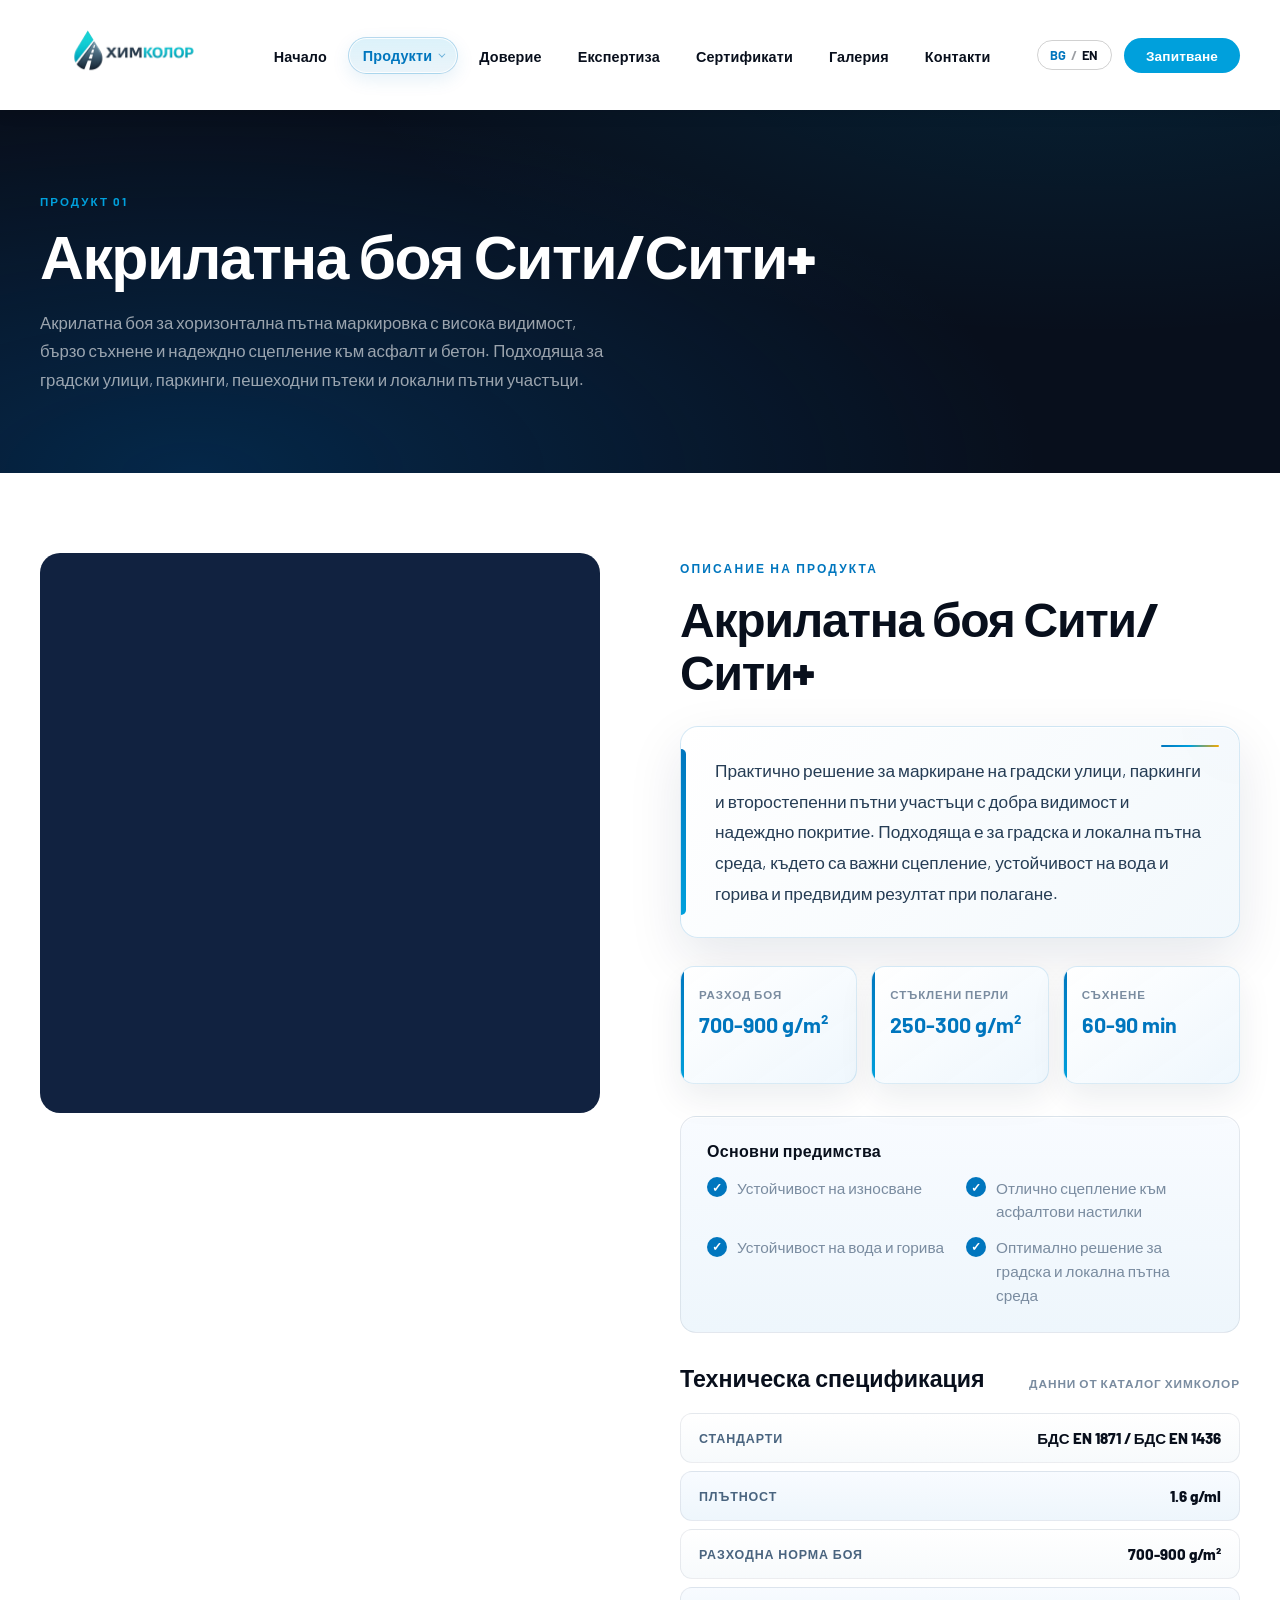
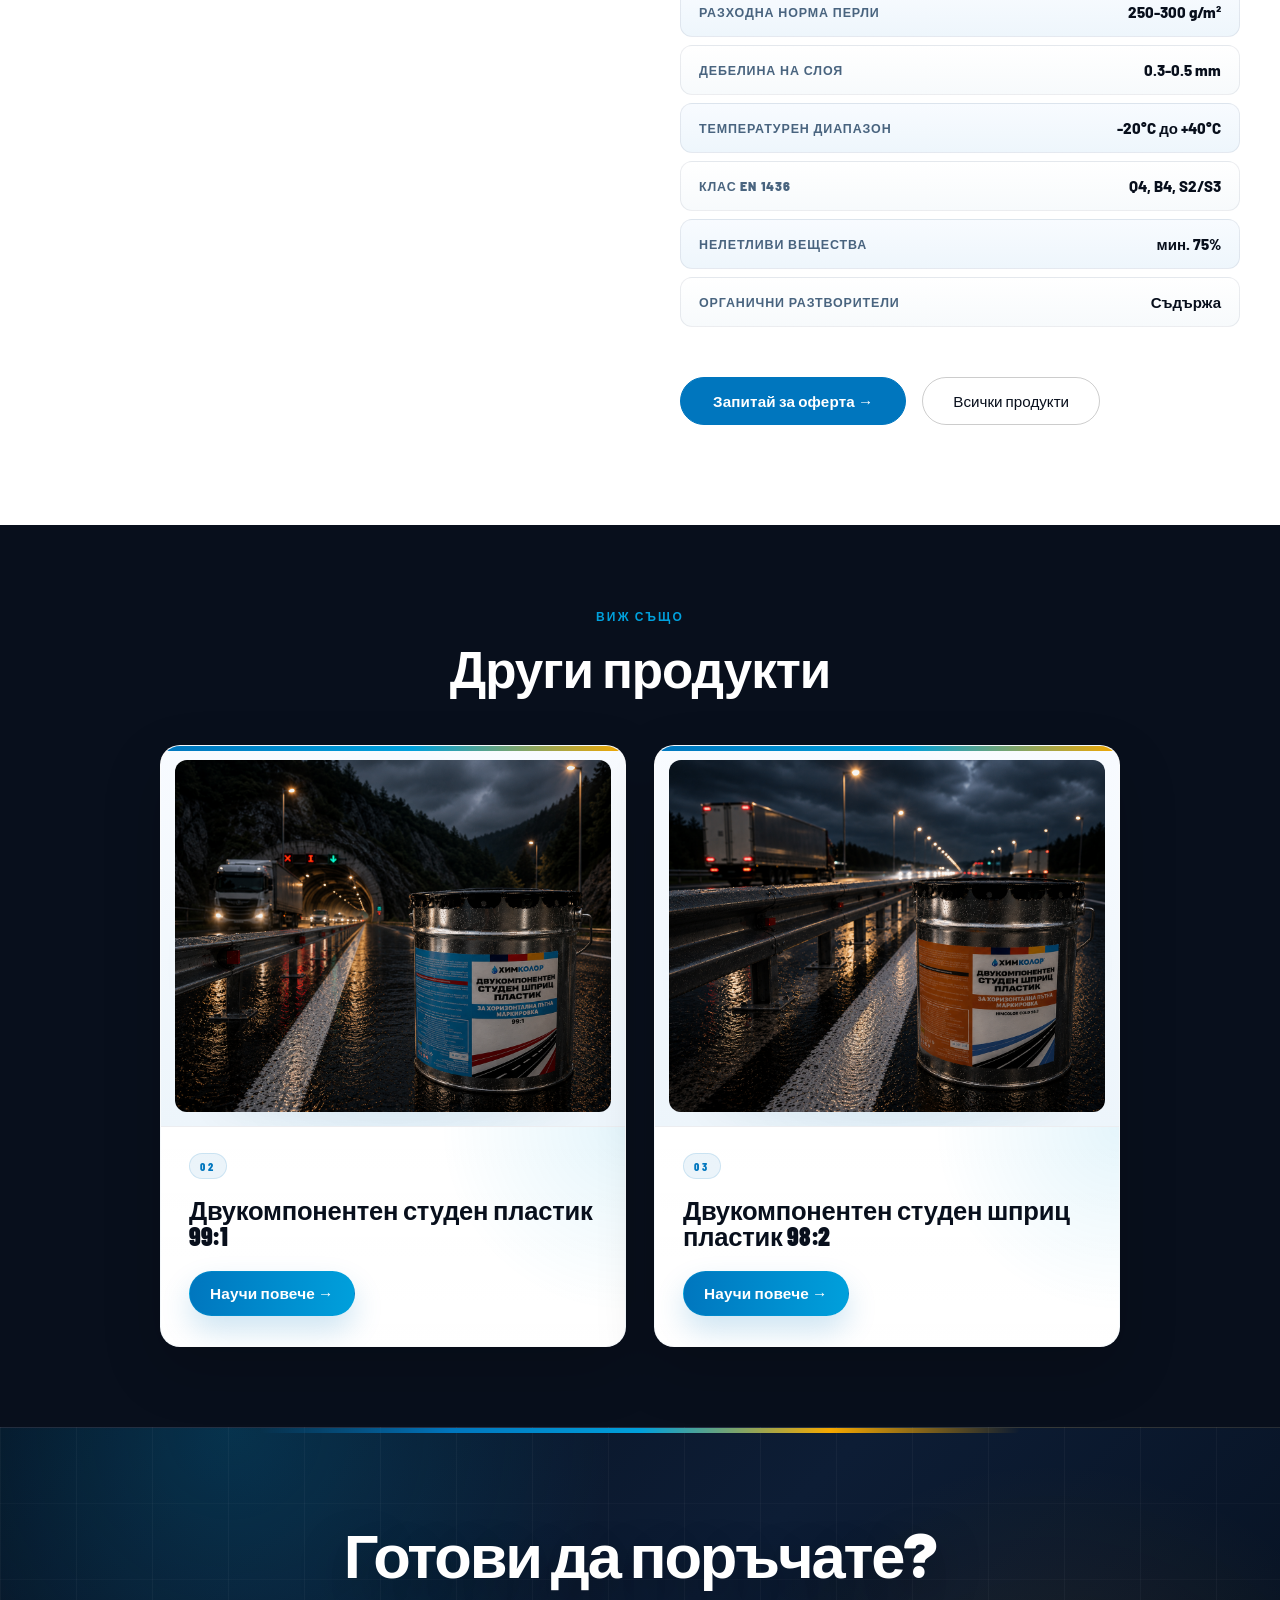
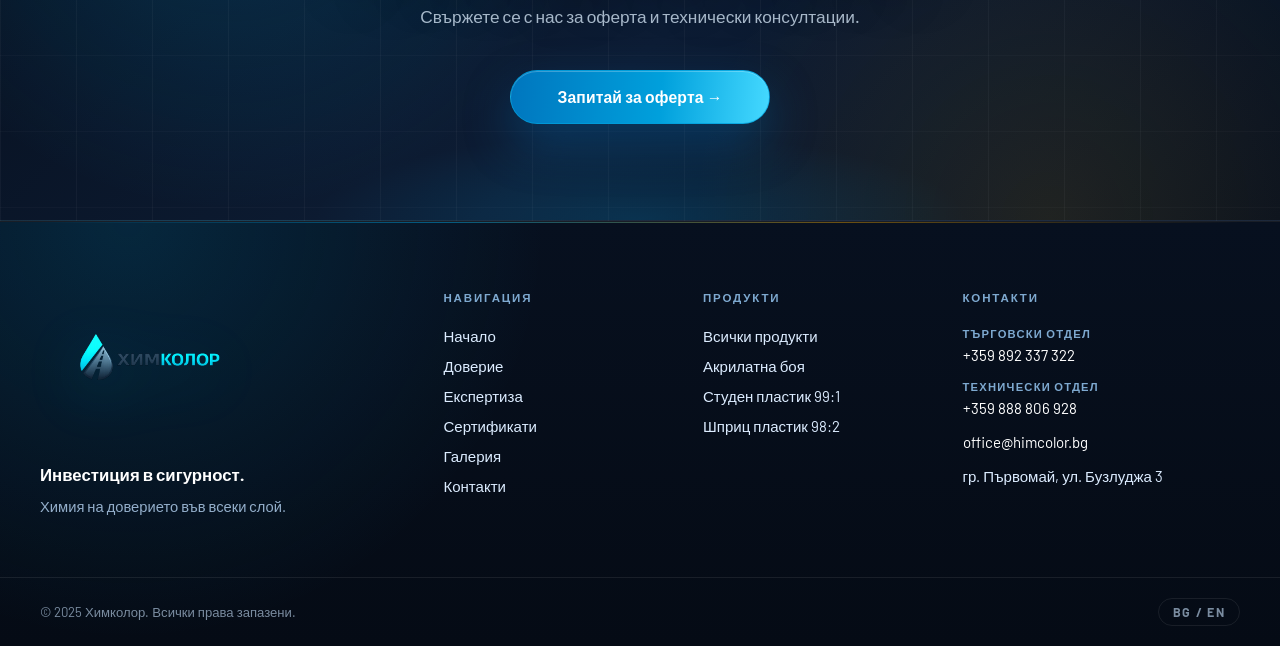
<file: acrylna-boya.html>
<!DOCTYPE html>
<html lang="bg">
<head>
    <meta charset="UTF-8">
    <meta name="viewport" content="width=device-width, initial-scale=1.0">
    <title>Акрилатна боя Сити/Сити+ — Химколор</title>
    <link rel="preconnect" href="https://fonts.googleapis.com">
    <link rel="preconnect" href="https://fonts.gstatic.com" crossorigin>
    <link href="https://fonts.googleapis.com/css2?family=Barlow:wght@300;400;500;600;700;800;900&family=Barlow+Condensed:wght@600;700;800;900&display=swap" rel="stylesheet">
    <link rel="stylesheet" href="css/style.css?v=22">
    <style>
        .product-detail-section {
            background: var(--white);
            padding: 80px 0 100px;
        }
        .product-detail-inner {
            max-width: var(--max);
            margin: 0 auto;
            padding: 0 40px;
            display: grid;
            grid-template-columns: 1fr 1fr;
            gap: 80px;
            align-items: start;
        }
        .product-detail-img-wrap {
            background: var(--dark-3);
            border-radius: 20px;
            aspect-ratio: 1/1;
            display: flex;
            align-items: center;
            justify-content: center;
            overflow: hidden;
            position: sticky;
            top: 100px;
        }
        .product-detail-img-wrap img {
            width: 80%;
            height: 80%;
            object-fit: contain;
        }
        .product-detail-body { padding-top: 8px; }
        .product-detail-body .section-tag { color: var(--blue); display: block; margin-bottom: 16px; }
        .product-detail-body h2 {
            font-family: var(--font);
            font-size: clamp(2rem, 4vw, 3rem);
            font-weight: 800;
            letter-spacing: -0.025em;
            line-height: 1.1;
            color: var(--dark);
            margin-bottom: 28px;
        }
        .product-detail-body .product-desc {
            font-size: 1.05rem;
            color: var(--text-muted);
            line-height: 1.8;
            margin-bottom: 40px;
        }
        .specs-table {
            width: 100%;
            border-collapse: collapse;
            margin-bottom: 40px;
        }
        .specs-table tr {
            border-bottom: 1px solid var(--border-dark);
        }
        .specs-table tr:first-child { border-top: 1px solid var(--border-dark); }
        .specs-table td {
            padding: 14px 0;
            font-size: 0.92rem;
            vertical-align: top;
        }
        .specs-table td:first-child {
            font-weight: 700;
            color: var(--dark);
            width: 42%;
            padding-right: 16px;
        }
        .specs-table td:last-child { color: var(--text-muted); }
        .specs-table tr:nth-child(even) td { background: rgba(0,0,0,0.035); }

        .product-detail-cta {
            display: flex;
            gap: 16px;
            flex-wrap: wrap;
        }
        .related-section {
            background: var(--dark);
            padding: 80px 0;
        }
        .related-section .section-header { margin-bottom: 48px; }
        .related-section .section-header h2 { color: var(--white); }
        .related-grid {
            display: grid;
            grid-template-columns: repeat(2, 1fr);
            gap: 24px;
            max-width: var(--max);
            margin: 0 auto;
            padding: 0 40px;
        }
        @media (max-width: 900px) {
            .product-detail-inner { grid-template-columns: 1fr; gap: 40px; }
            .product-detail-img-wrap { position: static; aspect-ratio: 4/3; }
            .related-grid { grid-template-columns: 1fr; }
        }
        @media (max-width: 640px) {
            .product-detail-inner { padding: 0 24px; }
            .related-grid { padding: 0 24px; }
        }
    </style>
</head>
<body data-lang="bg" data-title-bg="Акрилатна боя Сити/Сити+ — Химколор" data-title-en="Acrylic Paint City/City+ — Himcolor">

<!-- ===== NAVBAR ===== -->
<nav class="navbar scrolled" id="navbar">
    <div class="nav-container">
        <a href="index.html" class="nav-logo">
            <img src="assets/logo.png?v=5" alt="Химколор">
        </a>
        <ul class="nav-links" id="navLinks">
            <li class="nav-item"><a href="index.html" data-bg="Начало" data-en="Home">Начало</a></li>
            <li class="nav-item has-dropdown">
                <a href="prodykti.html" data-bg="Продукти" data-en="Products">Продукти</a>
                <div class="nav-dropdown">
                    <div class="nav-dropdown-inner">
                        <a href="acrylna-boya.html" class="dropdown-item"><span data-bg="Акрилатна боя Сити/Сити+" data-en="Acrylic Paint City/City+">Акрилатна боя Сити/Сити+</span><span class="dd-arrow">→</span></a>
                        <a href="studen-plastik.html" class="dropdown-item"><span data-bg="Студен пластик 99:1" data-en="Cold Plastic 99:1">Студен пластик 99:1</span><span class="dd-arrow">→</span></a>
                        <a href="shpric-plastik.html" class="dropdown-item"><span data-bg="Студен шприц пластик 98:2" data-en="Cold Spray Plastic 98:2">Студен шприц пластик 98:2</span><span class="dd-arrow">→</span></a>
                        <div class="nav-dropdown-divider"></div>
                        <a href="prodykti.html" class="dropdown-explore"><span data-bg="Всички продукти" data-en="All Products">Всички продукти</span><span class="dd-arrow">→</span></a>
                    </div>
                </div>
            </li>
            <li class="nav-item"><a href="doverie.html" data-bg="Доверие" data-en="Trust">Доверие</a></li>
            <li class="nav-item"><a href="ekspertiza.html" data-bg="Експертиза" data-en="Expertise">Експертиза</a></li>
            <li class="nav-item"><a href="sertifikati.html" data-bg="Сертификати" data-en="Certificates">Сертификати</a></li>
            <li class="nav-item"><a href="galeria.html" data-bg="Галерия" data-en="Gallery">Галерия</a></li>
            <li class="nav-item"><a href="kontakti.html" data-bg="Контакти" data-en="Contact">Контакти</a></li>
        </ul>
        <div class="nav-actions">
            <button class="lang-toggle" id="langToggle" aria-label="Смяна на езика">
                <span class="lang-opt lang-bg active">BG</span>
                <span class="lang-sep">/</span>
                <span class="lang-opt lang-en">EN</span>
            </button>
            <a href="kontakti.html" class="btn-nav-cta" data-bg="Запитване" data-en="Get Quote">Запитване</a>
            <button class="hamburger" id="hamburger" aria-label="Меню">
                <span></span><span></span><span></span>
            </button>
        </div>
    </div>
</nav>

<!-- ===== PAGE HERO ===== -->
<section class="page-hero">
    <div class="container">
        <span class="page-hero-tag" data-bg="Продукт 01" data-en="Product 01">Продукт 01</span>
        <h1 data-bg="Акрилатна боя Сити/Сити+" data-en="Acrylic Road Marking Paint">Акрилатна боя Сити/Сити+</h1>
        <p data-bg="Акрилатна боя за хоризонтална пътна маркировка с висока видимост, бързо съхнене и надеждно сцепление към асфалт и бетон. Подходяща за градски улици, паркинги, пешеходни пътеки и локални пътни участъци." data-en="Acrylic paint for horizontal road marking with high visibility, fast drying, and reliable adhesion to asphalt and concrete. Suitable for urban streets, parking areas, pedestrian crossings, and local road sections.">
            Акрилатна боя за хоризонтална пътна маркировка с висока видимост, бързо съхнене и надеждно сцепление към асфалт и бетон. Подходяща за градски улици, паркинги, пешеходни пътеки и локални пътни участъци.
        </p>
    </div>
</section>

<!-- ===== PRODUCT DETAIL ===== -->
<section class="product-detail-section">
    <div class="product-detail-inner">

        <!-- Video -->
        <div class="product-detail-img-wrap reveal" style="overflow: hidden;">
            <video autoplay muted loop playsinline style="width: 100%; height: 100%; object-fit: cover; display: block;">
                <source src="assets/acrylna-boya.mp4" type="video/mp4">
            </video>
        </div>

        <!-- Details -->
        <div class="product-detail-body reveal" data-delay="100">
            <span class="section-tag" data-bg="Описание на продукта" data-en="Product Description">Описание на продукта</span>
            <h2 data-bg="Акрилатна боя Сити/Сити+" data-en="Acrylic Road Marking Paint">Акрилатна боя Сити/Сити+</h2>
            <p class="product-desc product-intro-card" data-bg="Практично решение за маркиране на градски улици, паркинги и второстепенни пътни участъци с добра видимост и надеждно покритие. Подходяща е за градска и локална пътна среда, където са важни сцепление, устойчивост на вода и горива и предвидим резултат при полагане." data-en="Practical solution for city streets, car parks and secondary road sections with good visibility and reliable coverage. Suitable for urban and local road environments where adhesion, water and fuel resistance and predictable application matter.">
                Практично решение за маркиране на градски улици, паркинги и второстепенни пътни участъци с добра видимост и надеждно покритие. Подходяща е за градска и локална пътна среда, където са важни сцепление, устойчивост на вода и горива и предвидим резултат при полагане.
            </p>

            <div class="product-metrics">
                <div class="product-metric"><span data-bg="Разход боя" data-en="Paint consumption">Разход боя</span><strong>700-900 g/m²</strong></div>
                <div class="product-metric"><span data-bg="Стъклени перли" data-en="Glass beads">Стъклени перли</span><strong>250-300 g/m²</strong></div>
                <div class="product-metric"><span data-bg="Съхнене" data-en="Drying time">Съхнене</span><strong>60-90 min</strong></div>
            </div>

            <div class="product-benefits">
                <h3 data-bg="Основни предимства" data-en="Key benefits">Основни предимства</h3>
                <ul>
                    <li data-bg="Устойчивост на износване" data-en="Wear resistance">Устойчивост на износване</li>
                    <li data-bg="Отлично сцепление към асфалтови настилки" data-en="Excellent adhesion to asphalt surfaces">Отлично сцепление към асфалтови настилки</li>
                    <li data-bg="Устойчивост на вода и горива" data-en="Resistant to water and fuels">Устойчивост на вода и горива</li>
                    <li data-bg="Оптимално решение за градска и локална пътна среда" data-en="Optimised for urban and local road environments">Оптимално решение за градска и локална пътна среда</li>
                </ul>
            </div>

            <div class="specs-heading">
                <span data-bg="Техническа спецификация" data-en="Technical specification">Техническа спецификация</span>
                <small data-bg="данни от каталог Химколор" data-en="Himcolor catalog data">данни от каталог Химколор</small>
            </div>
            <table class="specs-table specs-table-premium">
                <tr>
                    <td data-bg="Стандарти" data-en="Standards">Стандарти</td>
                    <td>БДС EN 1871 / БДС EN 1436</td>
                </tr>
                <tr>
                    <td data-bg="Плътност" data-en="Density">Плътност</td>
                    <td>1.6 g/ml</td>
                </tr>
                <tr>
                    <td data-bg="Разходна норма боя" data-en="Paint consumption">Разходна норма боя</td>
                    <td>700-900 g/m²</td>
                </tr>
                <tr>
                    <td data-bg="Разходна норма перли" data-en="Glass beads consumption">Разходна норма перли</td>
                    <td>250-300 g/m²</td>
                </tr>
                <tr>
                    <td data-bg="Дебелина на слоя" data-en="Layer thickness">Дебелина на слоя</td>
                    <td>0.3-0.5 mm</td>
                </tr>
                <tr>
                    <td data-bg="Температурен диапазон" data-en="Temperature range">Температурен диапазон</td>
                    <td>-20°C до +40°C</td>
                </tr>
                <tr>
                    <td data-bg="Клас EN 1436" data-en="EN 1436 class">Клас EN 1436</td>
                    <td>Q4, B4, S2/S3</td>
                </tr>
                <tr>
                    <td data-bg="Нелетливи вещества" data-en="Non-volatile content">Нелетливи вещества</td>
                    <td data-bg="мин. 75%" data-en="min. 75%">мин. 75%</td>
                </tr>
                <tr>
                    <td data-bg="Органични разтворители" data-en="Organic solvents">Органични разтворители</td>
                    <td data-bg="Съдържа" data-en="Contains">Съдържа</td>
                </tr>
            </table>

            <div class="product-detail-cta">
                <a href="kontakti.html" class="btn-primary" style="background:var(--blue);border-color:var(--blue);color:var(--white);" data-bg="Запитай за оферта →" data-en="Request a Quote →">Запитай за оферта →</a>
                <a href="prodykti.html" class="btn-outline" style="border-color:rgba(0,0,0,0.2);color:var(--dark);" data-bg="Всички продукти" data-en="All Products">Всички продукти</a>
            </div>
        </div>
    </div>
</section>

<!-- ===== RELATED PRODUCTS ===== -->
<section class="related-section">
    <div class="container">
        <div class="section-header reveal">
            <span class="section-tag" data-bg="Виж също" data-en="See Also">Виж също</span>
            <h2 data-bg="Други продукти" data-en="Other Products">Други продукти</h2>
        </div>
    </div>
    <div class="related-grid">
        <div class="product-card reveal" data-delay="0">
            <div class="product-img-wrap">
                <img src="Бои/студен нова.png" alt="Студен пластик">
                <div class="product-img-overlay">
                    <a href="kontakti.html" class="btn-product-cta" data-bg="Запитай →" data-en="Enquire →">Запитай →</a>
                </div>
            </div>
            <div class="product-body">
                <span class="product-num">02</span>
                <h3 data-bg="Двукомпонентен студен пластик 99:1" data-en="Two-Component Cold Plastic 99:1">Двукомпонентен студен пластик 99:1</h3>
                <a href="studen-plastik.html" class="product-link" data-bg="Научи повече →" data-en="Learn more →">Научи повече →</a>
            </div>
        </div>
        <div class="product-card reveal" data-delay="100">
            <div class="product-img-wrap">
                <img src="Бои/шриц новаpng.png" alt="Студен шприц пластик">
                <div class="product-img-overlay">
                    <a href="kontakti.html" class="btn-product-cta" data-bg="Запитай →" data-en="Enquire →">Запитай →</a>
                </div>
            </div>
            <div class="product-body">
                <span class="product-num">03</span>
                <h3 data-bg="Двукомпонентен студен шприц пластик 98:2" data-en="Two-Component Cold Spray Plastic 98:2">Двукомпонентен студен шприц пластик 98:2</h3>
                <a href="shpric-plastik.html" class="product-link" data-bg="Научи повече →" data-en="Learn more →">Научи повече →</a>
            </div>
        </div>
    </div>
</section>

<!-- ===== CTA BANNER ===== -->
<section class="cta-banner">
    <div class="container">
        <h2 data-bg="Готови да поръчате?" data-en="Ready to Order?">Готови да поръчате?</h2>
        <p data-bg="Свържете се с нас за оферта и технически консултации." data-en="Contact us for a quote and technical consultation.">Свържете се с нас за оферта и технически консултации.</p>
        <div class="cta-btns">
            <a href="kontakti.html" class="btn-primary" data-bg="Запитай за оферта →" data-en="Request a Quote →">Запитай за оферта →</a>
        </div>
    </div>
</section>

<!-- ===== FOOTER ===== -->
<footer class="footer">
    <div class="footer-top">
        <div class="footer-brand">
            <img src="assets/logo.png?v=5" alt="Химколор" class="footer-logo">
            <p class="footer-slogan" data-bg="Инвестиция в сигурност." data-en="Investment in Safety.">Инвестиция в сигурност.</p>
            <p class="footer-tagline" data-bg="Химия на доверието във всеки слой." data-en="Chemistry of trust in every layer.">Химия на доверието във всеки слой.</p>
        </div>
        <div class="footer-nav">
            <h5 data-bg="Навигация" data-en="Navigation">Навигация</h5>
            <ul>
                <li><a href="index.html" data-bg="Начало" data-en="Home">Начало</a></li>
                <li><a href="doverie.html" data-bg="Доверие" data-en="Trust">Доверие</a></li>
                <li><a href="ekspertiza.html" data-bg="Експертиза" data-en="Expertise">Експертиза</a></li>
                <li><a href="sertifikati.html" data-bg="Сертификати" data-en="Certificates">Сертификати</a></li>
                <li><a href="galeria.html" data-bg="Галерия" data-en="Gallery">Галерия</a></li>
                <li><a href="kontakti.html" data-bg="Контакти" data-en="Contact">Контакти</a></li>
            </ul>
        </div>
        <div class="footer-nav">
            <h5 data-bg="Продукти" data-en="Products">Продукти</h5>
            <ul>
                <li><a href="prodykti.html" data-bg="Всички продукти" data-en="All Products">Всички продукти</a></li>
                <li><a href="acrylna-boya.html" data-bg="Акрилатна боя" data-en="Acrylic Paint">Акрилатна боя</a></li>
                <li><a href="studen-plastik.html" data-bg="Студен пластик 99:1" data-en="Cold Plastic 99:1">Студен пластик 99:1</a></li>
                <li><a href="shpric-plastik.html" data-bg="Шприц пластик 98:2" data-en="Spray Plastic 98:2">Шприц пластик 98:2</a></li>
            </ul>
        </div>
        <div class="footer-contact-info">
            <h5 data-bg="Контакти" data-en="Contact">Контакти</h5>
            <p><span class="footer-contact-label" data-bg="Търговски отдел" data-en="Sales">Търговски отдел</span><a href="tel:+359892337322">+359 892 337 322</a></p>
            <p><span class="footer-contact-label" data-bg="Технически отдел" data-en="Technical">Технически отдел</span><a href="tel:+359888806928">+359 888 806 928</a></p>
            <p><a href="mailto:office@himcolor.bg">office@himcolor.bg</a></p>
            <p data-bg="гр. Първомай, ул. Бузлуджа 3" data-en="Parvomay, 3 Buzludzha St.">гр. Първомай, ул. Бузлуджа 3</p>
        </div>
    </div>
    <div class="footer-bottom">
        <p>© 2025 Химколор. <span data-bg="Всички права запазени." data-en="All rights reserved.">Всички права запазени.</span></p>
        <button class="lang-toggle-footer" id="langToggleFooter">BG / EN</button>
    </div>
</footer>

<script src="js/main.js"></script>
</body>
</html>
</file>
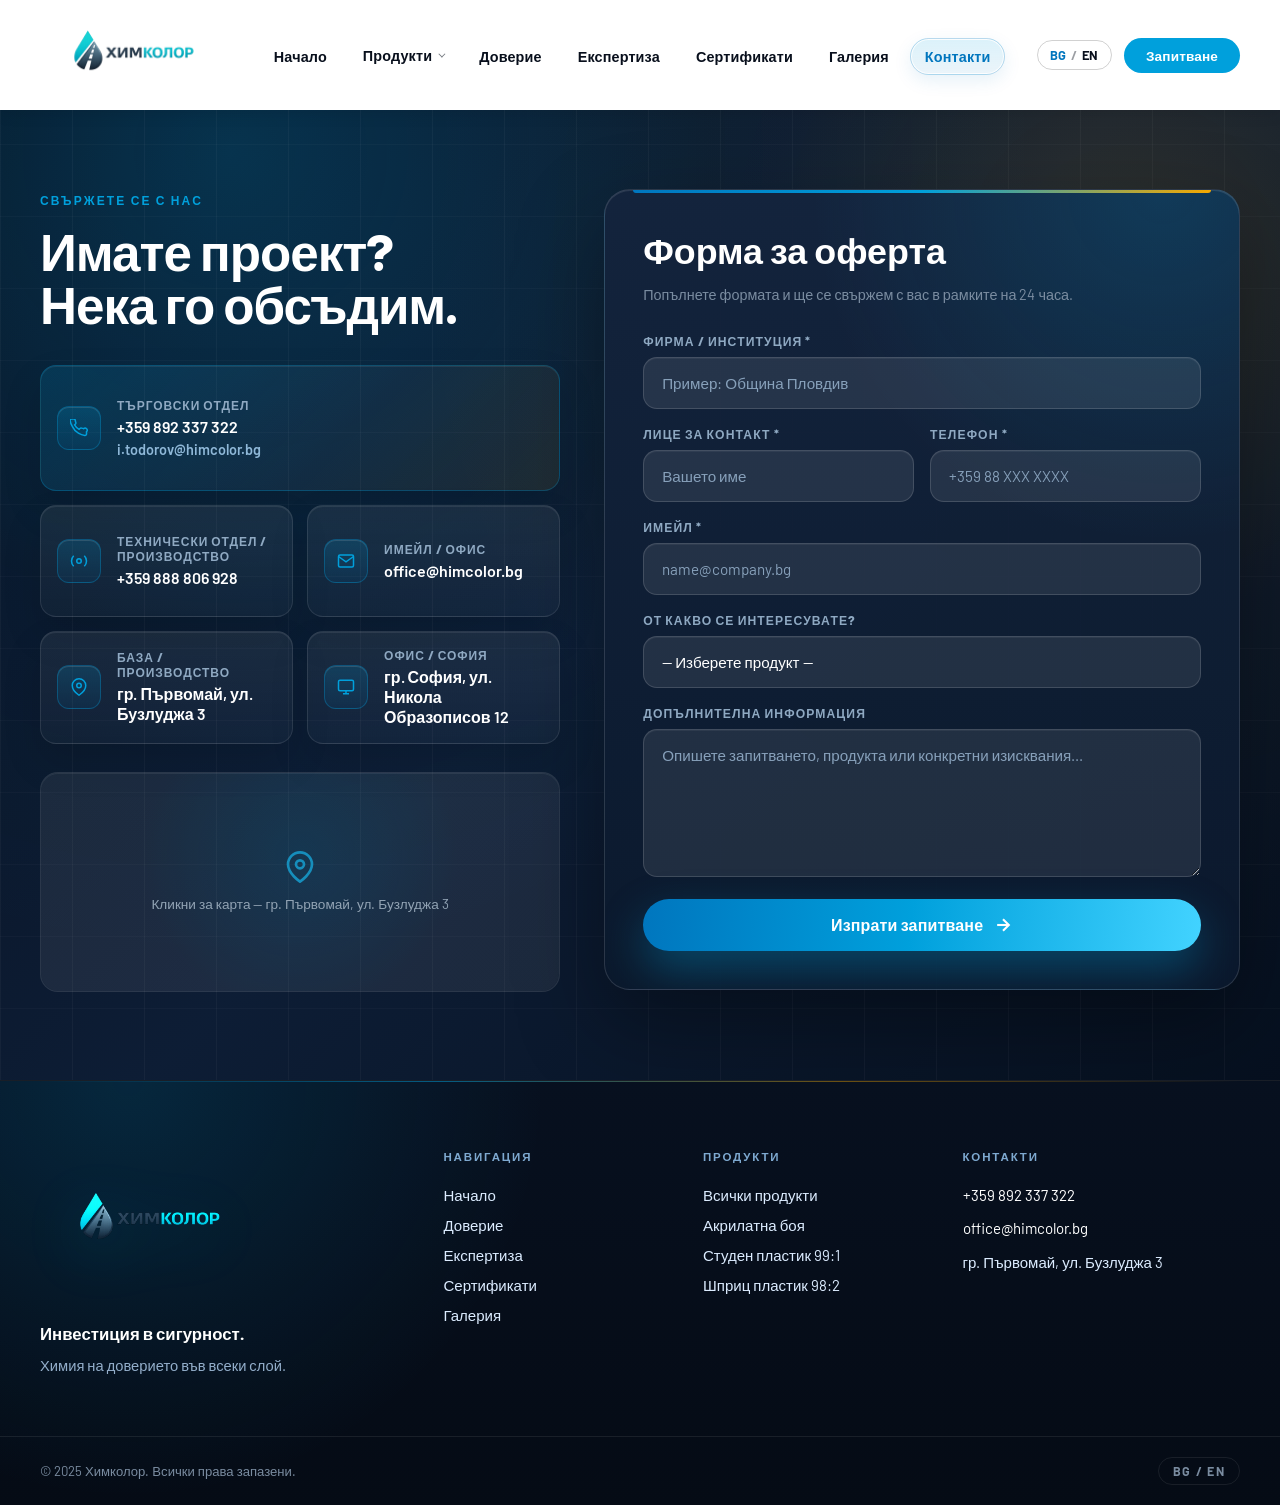
<file: kontakti.html>
<!DOCTYPE html>
<html lang="bg">
<head>
    <meta charset="UTF-8">
    <meta name="viewport" content="width=device-width, initial-scale=1.0">
    <title>Контакти — Химколор</title>
    <link rel="preconnect" href="https://fonts.googleapis.com">
    <link rel="preconnect" href="https://fonts.gstatic.com" crossorigin>
    <link href="https://fonts.googleapis.com/css2?family=Barlow:wght@300;400;500;600;700;800;900&family=Barlow+Condensed:wght@600;700;800;900&display=swap" rel="stylesheet">
    <link rel="stylesheet" href="css/style.css?v=22">
</head>
<body data-lang="bg" data-title-bg="Контакти — Химколор" data-title-en="Contact — Himcolor">

<!-- ===== NAVBAR ===== -->
<nav class="navbar scrolled" id="navbar">
    <div class="nav-container">
        <a href="index.html" class="nav-logo">
            <img src="assets/logo.png?v=5" alt="Химколор">
        </a>
        <ul class="nav-links" id="navLinks">
            <li class="nav-item"><a href="index.html" data-bg="Начало" data-en="Home">Начало</a></li>
            <li class="nav-item has-dropdown">
                <a href="prodykti.html" data-bg="Продукти" data-en="Products">Продукти</a>
                <div class="nav-dropdown">
                    <div class="nav-dropdown-inner">
                        <a href="acrylna-boya.html" class="dropdown-item"><span data-bg="Акрилатна боя Сити/Сити+" data-en="Acrylic Paint City/City+">Акрилатна боя Сити/Сити+</span><span class="dd-arrow">→</span></a>
                        <a href="studen-plastik.html" class="dropdown-item"><span data-bg="Студен пластик 99:1" data-en="Cold Plastic 99:1">Студен пластик 99:1</span><span class="dd-arrow">→</span></a>
                        <a href="shpric-plastik.html" class="dropdown-item"><span data-bg="Студен шприц пластик 98:2" data-en="Cold Spray Plastic 98:2">Студен шприц пластик 98:2</span><span class="dd-arrow">→</span></a>
                        <div class="nav-dropdown-divider"></div>
                        <a href="prodykti.html" class="dropdown-explore"><span data-bg="Всички продукти" data-en="All Products">Всички продукти</span><span class="dd-arrow">→</span></a>
                    </div>
                </div>
            </li>
            <li class="nav-item"><a href="doverie.html" data-bg="Доверие" data-en="Trust">Доверие</a></li>
            <li class="nav-item"><a href="ekspertiza.html" data-bg="Експертиза" data-en="Expertise">Експертиза</a></li>
            <li class="nav-item"><a href="sertifikati.html" data-bg="Сертификати" data-en="Certificates">Сертификати</a></li>
            <li class="nav-item"><a href="galeria.html" data-bg="Галерия" data-en="Gallery">Галерия</a></li>
            <li class="nav-item"><a href="kontakti.html" data-bg="Контакти" data-en="Contact">Контакти</a></li>
        </ul>
        <div class="nav-actions">
            <button class="lang-toggle" id="langToggle" aria-label="Смяна на езика">
                <span class="lang-opt lang-bg active">BG</span>
                <span class="lang-sep">/</span>
                <span class="lang-opt lang-en">EN</span>
            </button>
            <a href="kontakti.html" class="btn-nav-cta" data-bg="Запитване" data-en="Get Quote">Запитване</a>
            <button class="hamburger" id="hamburger" aria-label="Меню">
                <span></span><span></span><span></span>
            </button>
        </div>
    </div>
</nav>

<!-- ===== CONTACT SECTION ===== -->
<section class="contact-section" style="padding-top: var(--nav-h);" id="contact">
    <div class="contact-inner">
        <div class="contact-left">
            <span class="section-tag light" data-bg="Свържете се с нас" data-en="Get in Touch">Свържете се с нас</span>
            <h2 data-bg="Имате проект?<br>Нека го обсъдим." data-en="Have a project?<br>Let's discuss it.">Имате проект?<br>Нека го обсъдим.</h2>
            <div class="contact-list">
                <div class="contact-item contact-item-featured">
                    <div class="contact-icon-wrap">
                        <svg viewBox="0 0 24 24" fill="none" stroke="currentColor" stroke-width="2"><path d="M22 16.92v3a2 2 0 01-2.18 2 19.79 19.79 0 01-8.63-3.07A19.5 19.5 0 013.07 9.81 19.79 19.79 0 01.06 1.18 2 2 0 012.06 0h3a2 2 0 012 1.72c.127.96.361 1.903.7 2.81a2 2 0 01-.45 2.11L6.09 7.91a16 16 0 006 6l1.27-1.27a2 2 0 012.11-.45c.907.339 1.85.573 2.81.7A2 2 0 0122 16.92z"/></svg>
                    </div>
                    <div>
                        <span class="contact-lbl" data-bg="Търговски отдел" data-en="Sales Department">Търговски отдел</span>
                        <a href="tel:+359892337322" class="contact-val">+359 892 337 322</a>
                        <a href="mailto:i.todorov@himcolor.bg" class="contact-note">i.todorov@himcolor.bg</a>
                    </div>
                </div>
                <div class="contact-item">
                    <div class="contact-icon-wrap">
                        <svg viewBox="0 0 24 24" fill="none" stroke="currentColor" stroke-width="2"><circle cx="12" cy="12" r="3"/><path d="M19.07 4.93a10 10 0 010 14.14M4.93 4.93a10 10 0 000 14.14"/></svg>
                    </div>
                    <div>
                        <span class="contact-lbl" data-bg="Технически отдел / Производство" data-en="Technical Dept. / Production">Технически отдел / Производство</span>
                        <a href="tel:+359888806928" class="contact-val">+359 888 806 928</a>
                    </div>
                </div>
                <div class="contact-item">
                    <div class="contact-icon-wrap">
                        <svg viewBox="0 0 24 24" fill="none" stroke="currentColor" stroke-width="2"><path d="M4 4h16c1.1 0 2 .9 2 2v12c0 1.1-.9 2-2 2H4c-1.1 0-2-.9-2-2V6c0-1.1.9-2 2-2z"/><polyline points="22,6 12,13 2,6"/></svg>
                    </div>
                    <div>
                        <span class="contact-lbl" data-bg="Имейл / Офис" data-en="Email / Office">Имейл / Офис</span>
                        <a href="mailto:office@himcolor.bg" class="contact-val">office@himcolor.bg</a>
                    </div>
                </div>
                <div class="contact-item">
                    <div class="contact-icon-wrap">
                        <svg viewBox="0 0 24 24" fill="none" stroke="currentColor" stroke-width="2"><path d="M21 10c0 7-9 13-9 13s-9-6-9-13a9 9 0 0118 0z"/><circle cx="12" cy="10" r="3"/></svg>
                    </div>
                    <div>
                        <span class="contact-lbl" data-bg="База / Производство" data-en="Base / Production">База / Производство</span>
                        <span class="contact-val" data-bg="гр. Първомай, ул. Бузлуджа 3" data-en="Parvomay, 3 Buzludzha St.">гр. Първомай, ул. Бузлуджа 3</span>
                    </div>
                </div>
                <div class="contact-item">
                    <div class="contact-icon-wrap">
                        <svg viewBox="0 0 24 24" fill="none" stroke="currentColor" stroke-width="2"><rect x="2" y="3" width="20" height="14" rx="2"/><path d="M8 21h8M12 17v4"/></svg>
                    </div>
                    <div>
                        <span class="contact-lbl" data-bg="Офис / София" data-en="Office / Sofia">Офис / София</span>
                        <span class="contact-val" data-bg="гр. София, ул. Никола Образописов 12" data-en="Sofia, 12 Nikola Obrazopisov St.">гр. София, ул. Никола Образописов 12</span>
                    </div>
                </div>
            </div>
            <div class="contact-map" id="mapContainer">
                <div class="map-placeholder" id="mapPlaceholder" onclick="loadMap()" style="cursor:pointer;height:100%;display:flex;flex-direction:column;align-items:center;justify-content:center;gap:12px;background:rgba(255,255,255,0.04);border-radius:inherit;">
                    <svg width="32" height="32" viewBox="0 0 24 24" fill="none" stroke="#00A0DC" stroke-width="2"><path d="M21 10c0 7-9 13-9 13s-9-6-9-13a9 9 0 0118 0z"/><circle cx="12" cy="10" r="3"/></svg>
                    <span style="color:#7A8CA0;font-size:0.85rem;" data-bg="Кликни за карта — гр. Първомай, ул. Бузлуджа 3" data-en="Click for map — Parvomay, 3 Buzludzha St.">Кликни за карта — гр. Първомай, ул. Бузлуджа 3</span>
                </div>
            </div>
        </div>
        <div class="contact-right">
            <div class="form-intro">
                <h3 data-bg="Форма за оферта" data-en="Quote Request Form">Форма за оферта</h3>
                <p data-bg="Попълнете формата и ще се свържем с вас в рамките на 24 часа." data-en="Fill in the form and we will contact you within 24 hours.">Попълнете формата и ще се свържем с вас в рамките на 24 часа.</p>
            </div>
            <form class="quote-form" id="quoteForm" novalidate>
                <div class="form-group">
                    <label data-bg="Фирма / Институция *" data-en="Company / Institution *">Фирма / Институция *</label>
                    <input type="text" name="company" required
                           data-placeholder-bg="Пример: Община Пловдив" data-placeholder-en="Example: Municipality of Plovdiv"
                           placeholder="Пример: Община Пловдив">
                </div>
                <div class="form-row">
                    <div class="form-group">
                        <label data-bg="Лице за контакт *" data-en="Contact Person *">Лице за контакт *</label>
                        <input type="text" name="person" required
                               data-placeholder-bg="Вашето име" data-placeholder-en="Your name"
                               placeholder="Вашето име">
                    </div>
                    <div class="form-group">
                        <label data-bg="Телефон *" data-en="Phone *">Телефон *</label>
                        <input type="tel" name="phone" required placeholder="+359 88 XXX XXXX">
                    </div>
                </div>
                <div class="form-group">
                    <label data-bg="Имейл *" data-en="Email *">Имейл *</label>
                    <input type="email" name="email" required placeholder="name@company.bg">
                </div>
                <div class="form-group">
                    <label data-bg="От какво се интересувате?" data-en="What are you interested in?">От какво се интересувате?</label>
                    <select name="product">
                        <option value="" disabled selected data-bg="— Изберете продукт —" data-en="— Select product —">— Изберете продукт —</option>
                        <option value="acrylic"  data-bg="Акрилатна боя Сити/Сити+"           data-en="Acrylic Paint City/City+">Акрилатна боя Сити/Сити+</option>
                        <option value="plastic"  data-bg="Двукомпонентен студен пластик 99:1" data-en="Two-Component Cold Plastic 99:1">Двукомпонентен студен пластик 99:1</option>
                        <option value="spray"    data-bg="Студен шприц пластик 98:2"          data-en="Cold Spray Plastic 98:2">Студен шприц пластик 98:2</option>
                        <option value="other"    data-bg="Друго"                              data-en="Other">Друго</option>
                    </select>
                </div>
                <div class="form-group">
                    <label data-bg="Допълнителна информация" data-en="Additional information">Допълнителна информация</label>
                    <textarea name="message" rows="4"
                              data-placeholder-bg="Опишете запитването, продукта или конкретни изисквания..."
                              data-placeholder-en="Describe the enquiry, product, or specific requirements..."
                              placeholder="Опишете запитването, продукта или конкретни изисквания..."></textarea>
                </div>
                <button type="submit" class="btn-submit">
                    <span data-bg="Изпрати запитване" data-en="Send Enquiry">Изпрати запитване</span>
                    <svg viewBox="0 0 24 24" fill="none" stroke="currentColor" stroke-width="2.5"><line x1="5" y1="12" x2="19" y2="12"/><polyline points="12 5 19 12 12 19"/></svg>
                </button>
                <div class="form-success" id="formSuccess">
                    <svg viewBox="0 0 24 24" fill="none" stroke="currentColor" stroke-width="2"><path d="M22 11.08V12a10 10 0 11-5.93-9.14"/><polyline points="22 4 12 14.01 9 11.01"/></svg>
                    <p data-bg="Вашето запитване е изпратено! Ще се свържем с вас скоро." data-en="Your enquiry has been sent! We will contact you shortly.">Вашето запитване е изпратено! Ще се свържем с вас скоро.</p>
                </div>
            </form>
        </div>
    </div>
</section>

<!-- ===== FOOTER ===== -->
<footer class="footer">
    <div class="footer-top">
        <div class="footer-brand">
            <img src="assets/logo.png?v=5" alt="Химколор" class="footer-logo">
            <p class="footer-slogan" data-bg="Инвестиция в сигурност." data-en="Investment in Safety.">Инвестиция в сигурност.</p>
            <p class="footer-tagline" data-bg="Химия на доверието във всеки слой." data-en="Chemistry of trust in every layer.">Химия на доверието във всеки слой.</p>
        </div>
        <div class="footer-nav">
            <h5 data-bg="Навигация" data-en="Navigation">Навигация</h5>
            <ul>
                <li><a href="index.html" data-bg="Начало" data-en="Home">Начало</a></li>
                <li><a href="doverie.html" data-bg="Доверие" data-en="Trust">Доверие</a></li>
                <li><a href="ekspertiza.html" data-bg="Експертиза" data-en="Expertise">Експертиза</a></li>
                <li><a href="sertifikati.html" data-bg="Сертификати" data-en="Certificates">Сертификати</a></li>
                <li><a href="galeria.html" data-bg="Галерия" data-en="Gallery">Галерия</a></li>
            </ul>
        </div>
        <div class="footer-nav">
            <h5 data-bg="Продукти" data-en="Products">Продукти</h5>
            <ul>
                <li><a href="prodykti.html" data-bg="Всички продукти" data-en="All Products">Всички продукти</a></li>
                <li><a href="acrylna-boya.html" data-bg="Акрилатна боя" data-en="Acrylic Paint">Акрилатна боя</a></li>
                <li><a href="studen-plastik.html" data-bg="Студен пластик 99:1" data-en="Cold Plastic 99:1">Студен пластик 99:1</a></li>
                <li><a href="shpric-plastik.html" data-bg="Шприц пластик 98:2" data-en="Spray Plastic 98:2">Шприц пластик 98:2</a></li>
            </ul>
        </div>
        <div class="footer-contact-info">
            <h5 data-bg="Контакти" data-en="Contact">Контакти</h5>
            <p><a href="tel:+359892337322">+359 892 337 322</a></p>
            <p><a href="mailto:office@himcolor.bg">office@himcolor.bg</a></p>
            <p data-bg="гр. Първомай, ул. Бузлуджа 3" data-en="Parvomay, 3 Buzludzha St.">гр. Първомай, ул. Бузлуджа 3</p>
        </div>
    </div>
    <div class="footer-bottom">
        <p>© 2025 Химколор. <span data-bg="Всички права запазени." data-en="All rights reserved.">Всички права запазени.</span></p>
        <button class="lang-toggle-footer" id="langToggleFooter">BG / EN</button>
    </div>
</footer>

<script src="js/main.js"></script>
</body>
</html>
</file>
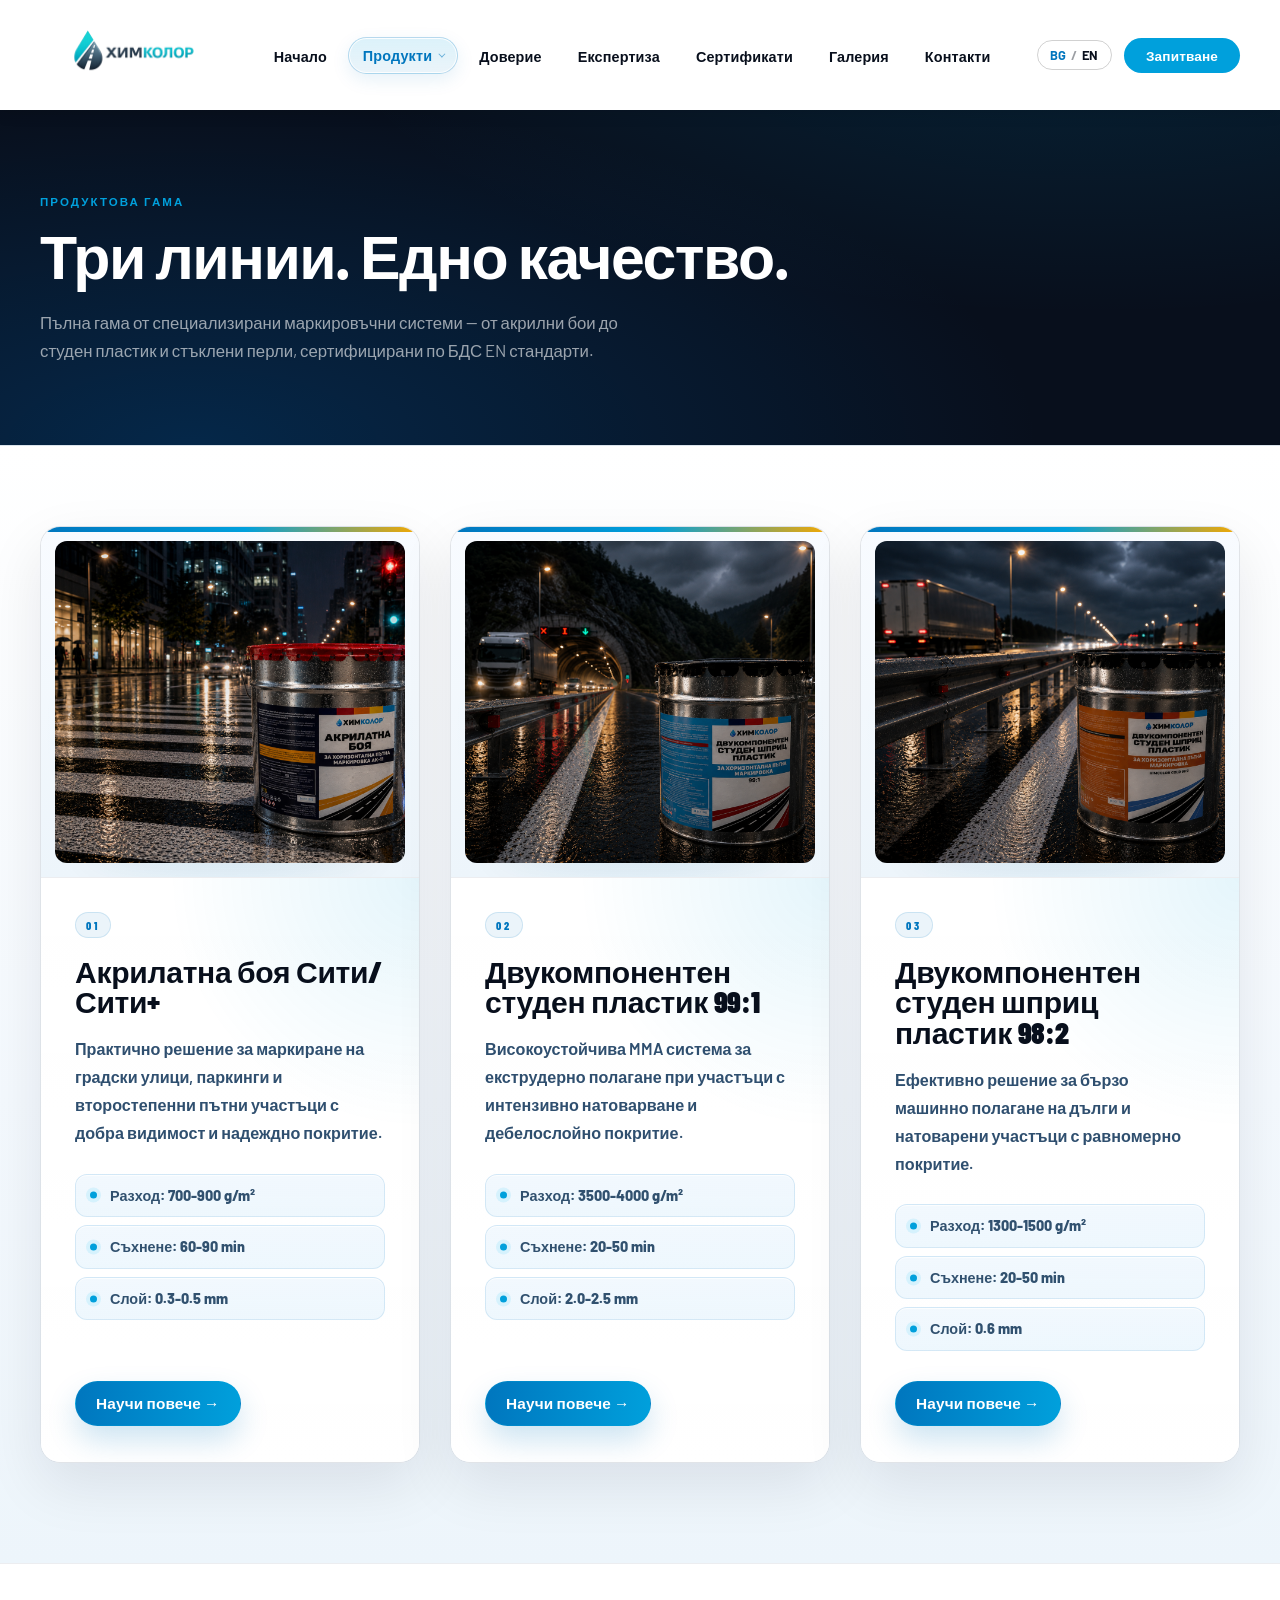
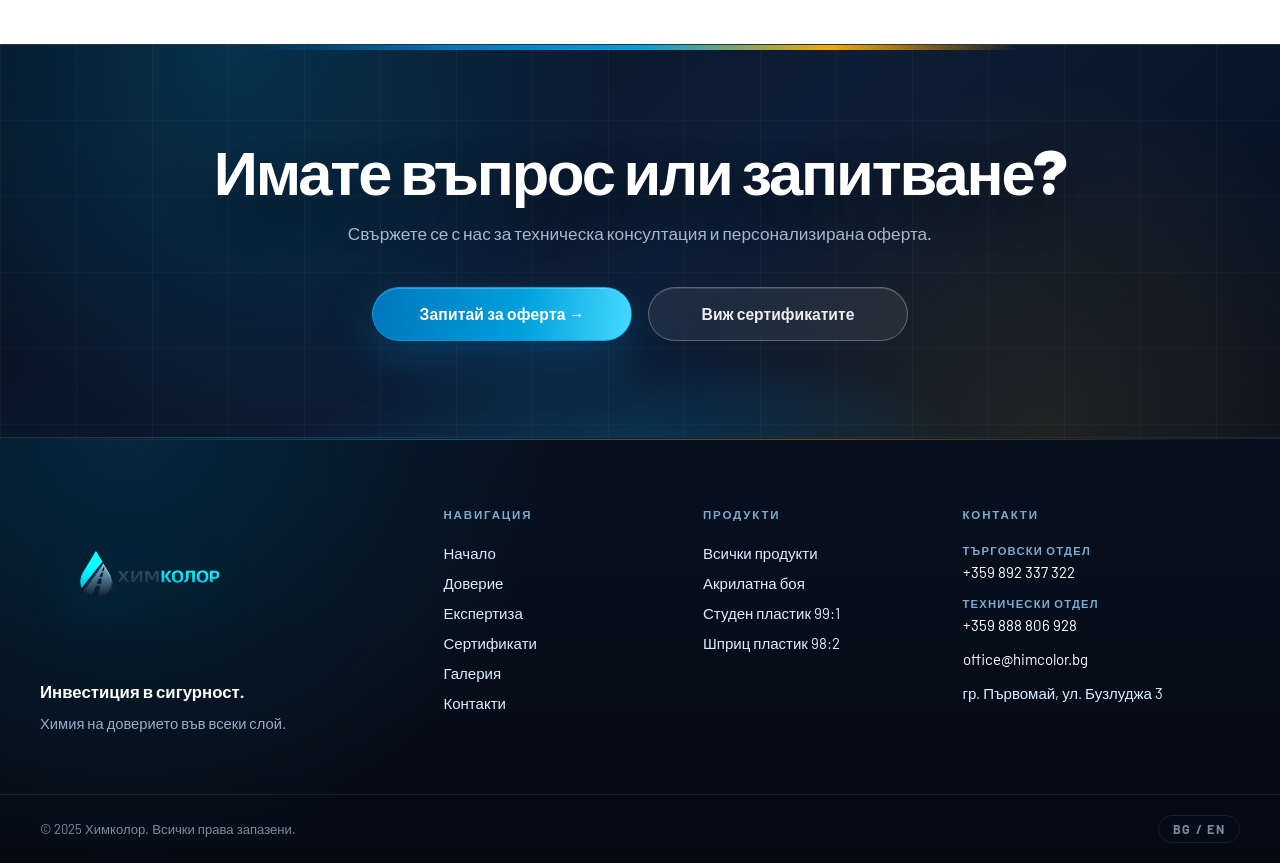
<file: prodykti.html>
<!DOCTYPE html>
<html lang="bg">
<head>
    <meta charset="UTF-8">
    <meta name="viewport" content="width=device-width, initial-scale=1.0">
    <title>Продукти — Химколор</title>
    <link rel="preconnect" href="https://fonts.googleapis.com">
    <link rel="preconnect" href="https://fonts.gstatic.com" crossorigin>
    <link href="https://fonts.googleapis.com/css2?family=Barlow:wght@300;400;500;600;700;800;900&family=Barlow+Condensed:wght@600;700;800;900&display=swap" rel="stylesheet">
    <link rel="stylesheet" href="css/style.css?v=22">
</head>
<body data-lang="bg" data-title-bg="Продукти — Химколор" data-title-en="Products — Himcolor">

<!-- ===== NAVBAR ===== -->
<nav class="navbar scrolled" id="navbar">
    <div class="nav-container">
        <a href="index.html" class="nav-logo">
            <img src="assets/logo.png?v=5" alt="Химколор">
        </a>
        <ul class="nav-links" id="navLinks">
            <li class="nav-item"><a href="index.html" data-bg="Начало" data-en="Home">Начало</a></li>
            <li class="nav-item has-dropdown">
                <a href="prodykti.html" data-bg="Продукти" data-en="Products">Продукти</a>
                <div class="nav-dropdown">
                    <div class="nav-dropdown-inner">
                        <a href="acrylna-boya.html" class="dropdown-item"><span data-bg="Акрилатна боя Сити/Сити+" data-en="Acrylic Paint City/City+">Акрилатна боя Сити/Сити+</span><span class="dd-arrow">→</span></a>
                        <a href="studen-plastik.html" class="dropdown-item"><span data-bg="Студен пластик 99:1" data-en="Cold Plastic 99:1">Студен пластик 99:1</span><span class="dd-arrow">→</span></a>
                        <a href="shpric-plastik.html" class="dropdown-item"><span data-bg="Студен шприц пластик 98:2" data-en="Cold Spray Plastic 98:2">Студен шприц пластик 98:2</span><span class="dd-arrow">→</span></a>
                        <div class="nav-dropdown-divider"></div>
                        <a href="prodykti.html" class="dropdown-explore"><span data-bg="Всички продукти" data-en="All Products">Всички продукти</span><span class="dd-arrow">→</span></a>
                    </div>
                </div>
            </li>
            <li class="nav-item"><a href="doverie.html" data-bg="Доверие" data-en="Trust">Доверие</a></li>
            <li class="nav-item"><a href="ekspertiza.html" data-bg="Експертиза" data-en="Expertise">Експертиза</a></li>
            <li class="nav-item"><a href="sertifikati.html" data-bg="Сертификати" data-en="Certificates">Сертификати</a></li>
            <li class="nav-item"><a href="galeria.html" data-bg="Галерия" data-en="Gallery">Галерия</a></li>
            <li class="nav-item"><a href="kontakti.html" data-bg="Контакти" data-en="Contact">Контакти</a></li>
        </ul>
        <div class="nav-actions">
            <button class="lang-toggle" id="langToggle" aria-label="Смяна на езика">
                <span class="lang-opt lang-bg active">BG</span>
                <span class="lang-sep">/</span>
                <span class="lang-opt lang-en">EN</span>
            </button>
            <a href="kontakti.html" class="btn-nav-cta" data-bg="Запитване" data-en="Get Quote">Запитване</a>
            <button class="hamburger" id="hamburger" aria-label="Меню">
                <span></span><span></span><span></span>
            </button>
        </div>
    </div>
</nav>

<!-- ===== PAGE HERO ===== -->
<section class="page-hero">
    <div class="container">
        <span class="page-hero-tag" data-bg="Продуктова гама" data-en="Product Range">Продуктова гама</span>
        <h1 data-bg="Три линии. Едно качество." data-en="Three Lines. One Quality.">Три линии. Едно качество.</h1>
        <p data-bg="Пълна гама от специализирани маркировъчни системи — от акрилни бои до студен пластик и стъклени перли, сертифицирани по БДС EN стандарти." data-en="Complete range of specialised marking systems — from acrylic paints to cold plastic and glass beads, certified to BDS EN standards.">
            Пълна гама от специализирани маркировъчни системи — от акрилни бои до студен пластик и стъклени перли, сертифицирани по БДС EN стандарти.
        </p>
    </div>
</section>

<!-- ===== PRODUCTS GRID ===== -->
<section class="products-section" style="padding-top: 80px;">
    <div class="container">
        <div class="products-grid" style="padding: 0;">

            <!-- Product 1 -->
            <div class="product-card reveal" id="product-1" data-delay="0">
                <div class="product-img-wrap">
                    <img src="Бои/акрилатна нова.png" alt="Акрилна боя за маркировка">
                    <div class="product-img-overlay">
                        <a href="kontakti.html" class="btn-product-cta" data-bg="Запитай →" data-en="Enquire →">Запитай →</a>
                    </div>
                </div>
                <div class="product-body">
                    <span class="product-num">01</span>
                    <h3 data-bg="Акрилатна боя Сити/Сити+" data-en="Acrylic Paint City/City+">Акрилатна боя Сити/Сити+</h3>
                    <p data-bg="Практично решение за маркиране на градски улици, паркинги и второстепенни пътни участъци с добра видимост и надеждно покритие." data-en="Practical solution for city streets, car parks and secondary road sections with good visibility and reliable coverage.">
                        Практично решение за маркиране на градски улици, паркинги и второстепенни пътни участъци с добра видимост и надеждно покритие.
                    </p>
                    <ul class="product-specs">
                        <li data-bg="Разход: 700-900 g/m²" data-en="Consumption: 700-900 g/m²">Разход: 700-900 g/m²</li>
                        <li data-bg="Съхнене: 60-90 min" data-en="Drying time: 60-90 min">Съхнене: 60-90 min</li>
                        <li data-bg="Слой: 0.3-0.5 mm" data-en="Layer thickness: 0.3-0.5 mm">Слой: 0.3-0.5 mm</li>
                    </ul>
                    <a href="acrylna-boya.html" class="product-link" data-bg="Научи повече →" data-en="Learn more →">Научи повече →</a>
                </div>
            </div>

            <!-- Product 2 -->
            <div class="product-card reveal" id="product-2" data-delay="100">
                <div class="product-img-wrap">
                    <img src="Бои/студен нова.png" alt="Студен пластик">
                    <div class="product-img-overlay">
                        <a href="kontakti.html" class="btn-product-cta" data-bg="Запитай →" data-en="Enquire →">Запитай →</a>
                    </div>
                </div>
                <div class="product-body">
                    <span class="product-num">02</span>
                    <h3 data-bg="Двукомпонентен студен пластик 99:1" data-en="Two-Component Cold Plastic 99:1">Двукомпонентен студен пластик 99:1</h3>
                    <p data-bg="Високоустойчива MMA система за екструдерно полагане при участъци с интензивно натоварване и дебелослойно покритие." data-en="High-resistance MMA system for extruder application on heavily loaded sections with thick-layer coverage.">
                        Високоустойчива MMA система за екструдерно полагане при участъци с интензивно натоварване и дебелослойно покритие.
                    </p>
                    <ul class="product-specs">
                        <li data-bg="Разход: 3500-4000 g/m²" data-en="Consumption: 3500-4000 g/m²">Разход: 3500-4000 g/m²</li>
                        <li data-bg="Съхнене: 20-50 min" data-en="Drying time: 20-50 min">Съхнене: 20-50 min</li>
                        <li data-bg="Слой: 2.0-2.5 mm" data-en="Layer thickness: 2.0-2.5 mm">Слой: 2.0-2.5 mm</li>
                    </ul>
                    <a href="studen-plastik.html" class="product-link" data-bg="Научи повече →" data-en="Learn more →">Научи повече →</a>
                </div>
            </div>

            <!-- Product 3 -->
            <div class="product-card reveal" id="product-3" data-delay="200">
                <div class="product-img-wrap">
                    <img src="Бои/шриц новаpng.png" alt="Студен шприц пластик 98:2">
                    <div class="product-img-overlay">
                        <a href="kontakti.html" class="btn-product-cta" data-bg="Запитай →" data-en="Enquire →">Запитай →</a>
                    </div>
                </div>
                <div class="product-body">
                    <span class="product-num">03</span>
                    <h3 data-bg="Двукомпонентен студен шприц пластик 98:2" data-en="Two-Component Cold Spray Plastic 98:2">Двукомпонентен студен шприц пластик 98:2</h3>
                    <p data-bg="Ефективно решение за бързо машинно полагане на дълги и натоварени участъци с равномерно покритие." data-en="Efficient solution for fast machine application on long and heavily loaded sections with uniform coverage.">
                        Ефективно решение за бързо машинно полагане на дълги и натоварени участъци с равномерно покритие.
                    </p>
                    <ul class="product-specs">
                        <li data-bg="Разход: 1300-1500 g/m²" data-en="Consumption: 1300-1500 g/m²">Разход: 1300-1500 g/m²</li>
                        <li data-bg="Съхнене: 20-50 min" data-en="Drying time: 20-50 min">Съхнене: 20-50 min</li>
                        <li data-bg="Слой: 0.6 mm" data-en="Layer thickness: 0.6 mm">Слой: 0.6 mm</li>
                    </ul>
                    <a href="shpric-plastik.html" class="product-link" data-bg="Научи повече →" data-en="Learn more →">Научи повече →</a>
                </div>
            </div>

        </div>
    </div>
</section>

<!-- ===== CTA BANNER ===== -->
<section class="cta-banner" style="margin-top: 80px;">
    <div class="container">
        <h2 data-bg="Имате въпрос или запитване?" data-en="Have a Question or Enquiry?">Имате въпрос или запитване?</h2>
        <p data-bg="Свържете се с нас за техническа консултация и персонализирана оферта." data-en="Contact us for technical consultation and a personalised quote.">Свържете се с нас за техническа консултация и персонализирана оферта.</p>
        <div class="cta-btns">
            <a href="kontakti.html" class="btn-primary" data-bg="Запитай за оферта →" data-en="Request a Quote →">Запитай за оферта →</a>
            <a href="sertifikati.html" class="btn-outline" data-bg="Виж сертификатите" data-en="View Certificates">Виж сертификатите</a>
        </div>
    </div>
</section>

<!-- ===== FOOTER ===== -->
<footer class="footer">
    <div class="footer-top">
        <div class="footer-brand">
            <img src="assets/logo.png?v=5" alt="Химколор" class="footer-logo">
            <p class="footer-slogan" data-bg="Инвестиция в сигурност." data-en="Investment in Safety.">Инвестиция в сигурност.</p>
            <p class="footer-tagline" data-bg="Химия на доверието във всеки слой." data-en="Chemistry of trust in every layer.">Химия на доверието във всеки слой.</p>
        </div>
        <div class="footer-nav">
            <h5 data-bg="Навигация" data-en="Navigation">Навигация</h5>
            <ul>
                <li><a href="index.html" data-bg="Начало" data-en="Home">Начало</a></li>
                <li><a href="doverie.html" data-bg="Доверие" data-en="Trust">Доверие</a></li>
                <li><a href="ekspertiza.html" data-bg="Експертиза" data-en="Expertise">Експертиза</a></li>
                <li><a href="sertifikati.html" data-bg="Сертификати" data-en="Certificates">Сертификати</a></li>
                <li><a href="galeria.html" data-bg="Галерия" data-en="Gallery">Галерия</a></li>
                <li><a href="kontakti.html" data-bg="Контакти" data-en="Contact">Контакти</a></li>
            </ul>
        </div>
        <div class="footer-nav">
            <h5 data-bg="Продукти" data-en="Products">Продукти</h5>
            <ul>
                <li><a href="prodykti.html" data-bg="Всички продукти" data-en="All Products">Всички продукти</a></li>
                <li><a href="acrylna-boya.html" data-bg="Акрилатна боя" data-en="Acrylic Paint">Акрилатна боя</a></li>
                <li><a href="studen-plastik.html" data-bg="Студен пластик 99:1" data-en="Cold Plastic 99:1">Студен пластик 99:1</a></li>
                <li><a href="shpric-plastik.html" data-bg="Шприц пластик 98:2" data-en="Spray Plastic 98:2">Шприц пластик 98:2</a></li>
            </ul>
        </div>
        <div class="footer-contact-info">
            <h5 data-bg="Контакти" data-en="Contact">Контакти</h5>
            <p><span class="footer-contact-label" data-bg="Търговски отдел" data-en="Sales">Търговски отдел</span><a href="tel:+359892337322">+359 892 337 322</a></p>
            <p><span class="footer-contact-label" data-bg="Технически отдел" data-en="Technical">Технически отдел</span><a href="tel:+359888806928">+359 888 806 928</a></p>
            <p><a href="mailto:office@himcolor.bg">office@himcolor.bg</a></p>
            <p data-bg="гр. Първомай, ул. Бузлуджа 3" data-en="Parvomay, 3 Buzludzha St.">гр. Първомай, ул. Бузлуджа 3</p>
        </div>
    </div>
    <div class="footer-bottom">
        <p>© 2025 Химколор. <span data-bg="Всички права запазени." data-en="All rights reserved.">Всички права запазени.</span></p>
        <button class="lang-toggle-footer" id="langToggleFooter">BG / EN</button>
    </div>
</footer>

<!-- ===== PRODUCT MODALS ===== -->
<div class="prod-modal-backdrop" id="modal-1" role="dialog" aria-modal="true" aria-labelledby="modal-1-title">
    <div class="prod-modal">
        <button class="prod-modal-close" data-close-modal="modal-1">&times;</button>
        <div class="prod-modal-img"><img src="Бои/акрилатна нова.png" alt="Акрилна боя за маркировка"></div>
        <div class="prod-modal-body">
            <span class="prod-modal-tag" data-bg="Продукт 01" data-en="Product 01">Продукт 01</span>
            <h2 id="modal-1-title" data-bg="Акрилатна боя Сити/Сити+" data-en="Acrylic Paint City/City+">Акрилатна боя Сити/Сити+</h2>
            <p data-bg="Описанието на продукта ще бъде добавено скоро." data-en="Product description coming soon.">Описанието на продукта ще бъде добавено скоро.</p>
            <div class="prod-modal-specs">
                <div class="prod-modal-spec"><span class="spec-key" data-bg="Стандарт:" data-en="Standard:">Стандарт:</span><span class="spec-val">БДС EN 1871</span></div>
                <div class="prod-modal-spec"><span class="spec-key" data-bg="Цветове:" data-en="Colors:">Цветове:</span><span class="spec-val" data-bg="Бяло, Жълто, Червено, Синьо" data-en="White, Yellow, Red, Blue">Бяло, Жълто, Червено, Синьо</span></div>
                <div class="prod-modal-spec"><span class="spec-key" data-bg="Опаковка:" data-en="Packaging:">Опаковка:</span><span class="spec-val" data-bg="20 кг / 200 кг бидон" data-en="20 kg / 200 kg drum">20 кг / 200 кг бидон</span></div>
                <div class="prod-modal-spec"><span class="spec-key" data-bg="Приложение:" data-en="Application:">Приложение:</span><span class="spec-val" data-bg="Пътища, паркинги, летища" data-en="Roads, car parks, airports">Пътища, паркинги, летища</span></div>
            </div>
            <a href="kontakti.html" class="prod-modal-cta" data-bg="Запитай за оферта →" data-en="Request a Quote →">Запитай за оферта →</a>
        </div>
    </div>
</div>

<div class="prod-modal-backdrop" id="modal-2" role="dialog" aria-modal="true" aria-labelledby="modal-2-title">
    <div class="prod-modal">
        <button class="prod-modal-close" data-close-modal="modal-2">&times;</button>
        <div class="prod-modal-img"><img src="Бои/студен нова.png" alt="Студен пластик"></div>
        <div class="prod-modal-body">
            <span class="prod-modal-tag" data-bg="Продукт 02" data-en="Product 02">Продукт 02</span>
            <h2 id="modal-2-title" data-bg="Двукомпонентен студен пластик 99:1" data-en="Two-Component Cold Plastic 99:1">Двукомпонентен студен пластик 99:1</h2>
            <p data-bg="Описанието на продукта ще бъде добавено скоро." data-en="Product description coming soon.">Описанието на продукта ще бъде добавено скоро.</p>
            <div class="prod-modal-specs">
                <div class="prod-modal-spec"><span class="spec-key" data-bg="Стандарти:" data-en="Standards:">Стандарти:</span><span class="spec-val">БДС EN 1871 / БДС EN 1436</span></div>
                <div class="prod-modal-spec"><span class="spec-key" data-bg="Живот:" data-en="Lifespan:">Живот:</span><span class="spec-val" data-bg="5–7 години" data-en="5–7 years">5–7 години</span></div>
                <div class="prod-modal-spec"><span class="spec-key" data-bg="Компоненти:" data-en="Components:">Компоненти:</span><span class="spec-val" data-bg="2К система (MMA)" data-en="2C system (MMA)">2К система (MMA)</span></div>
                <div class="prod-modal-spec"><span class="spec-key" data-bg="Приложение:" data-en="Application:">Приложение:</span><span class="spec-val" data-bg="Пешеходни пътеки, символи, стрелки" data-en="Crosswalks, symbols, arrows">Пешеходни пътеки, символи, стрелки</span></div>
            </div>
            <a href="kontakti.html" class="prod-modal-cta" data-bg="Запитай за оферта →" data-en="Request a Quote →">Запитай за оферта →</a>
        </div>
    </div>
</div>


<script src="js/main.js"></script>
</body>
</html>
</file>
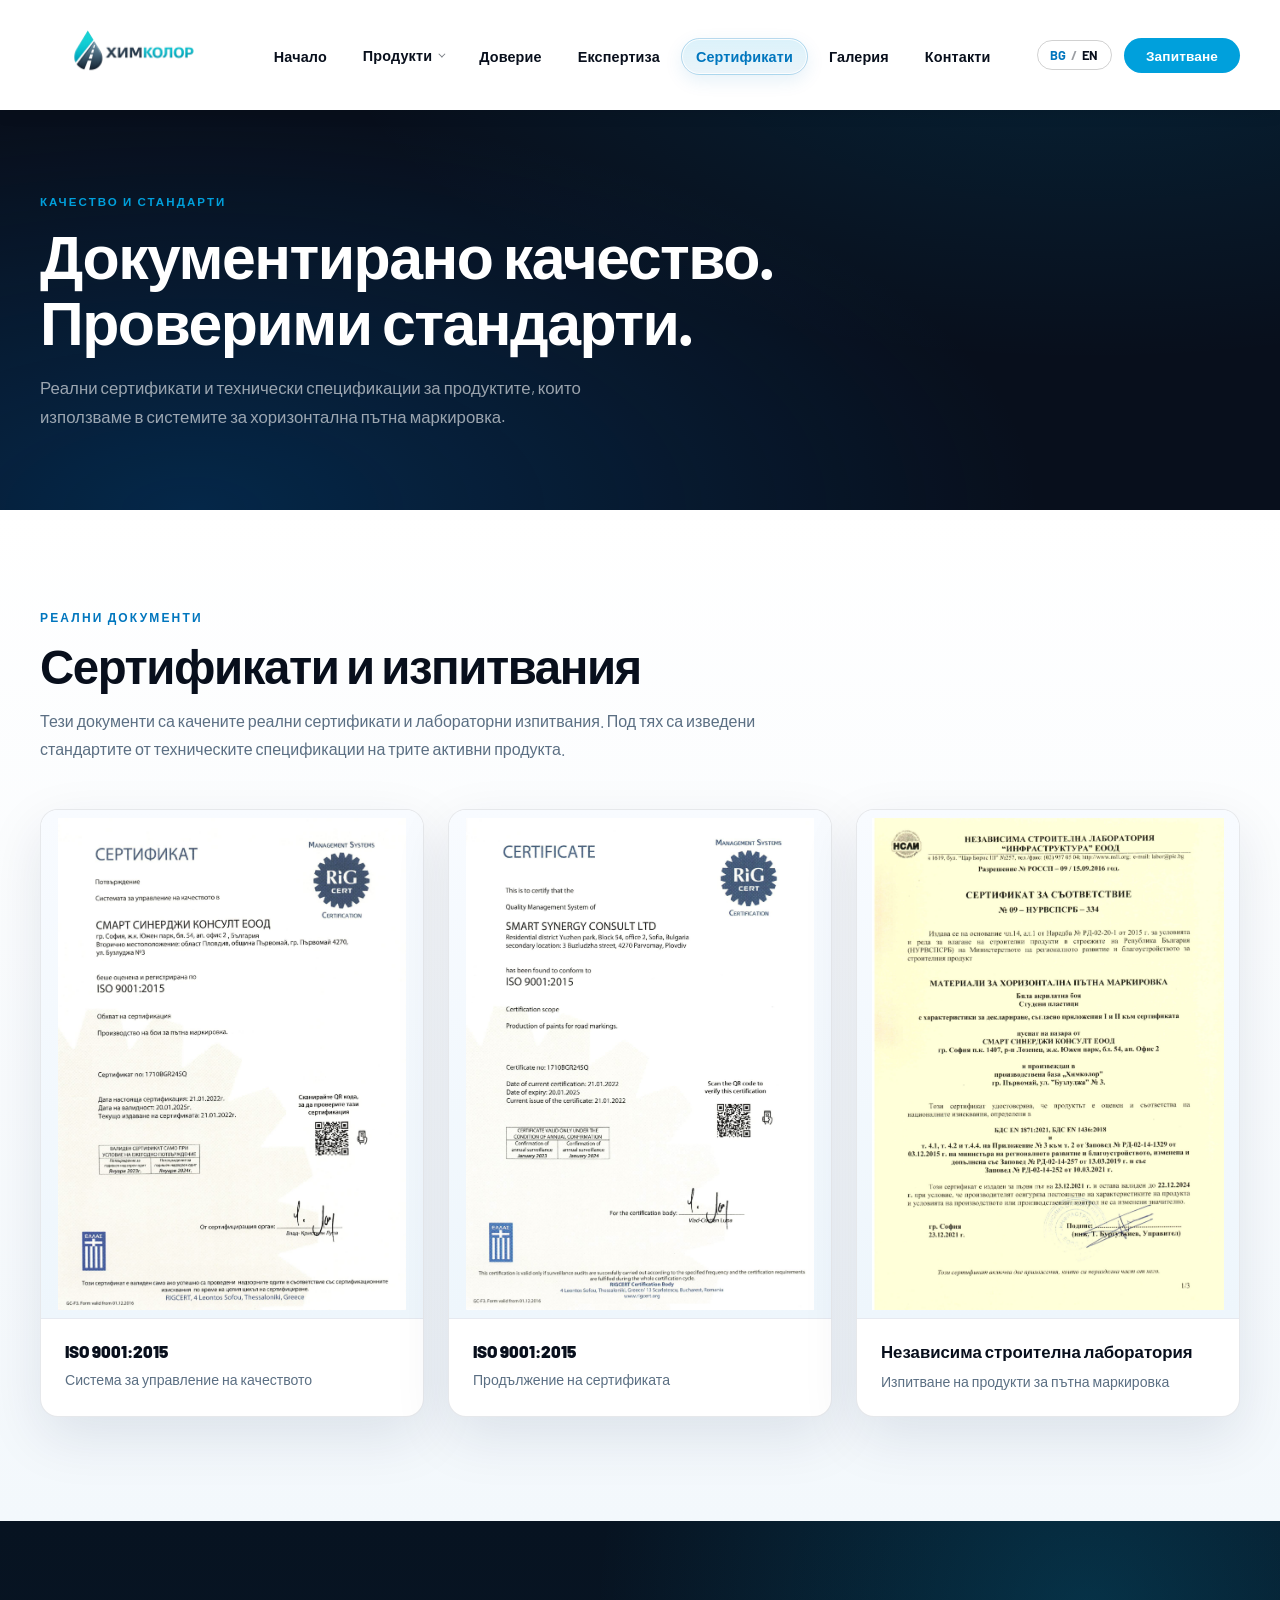
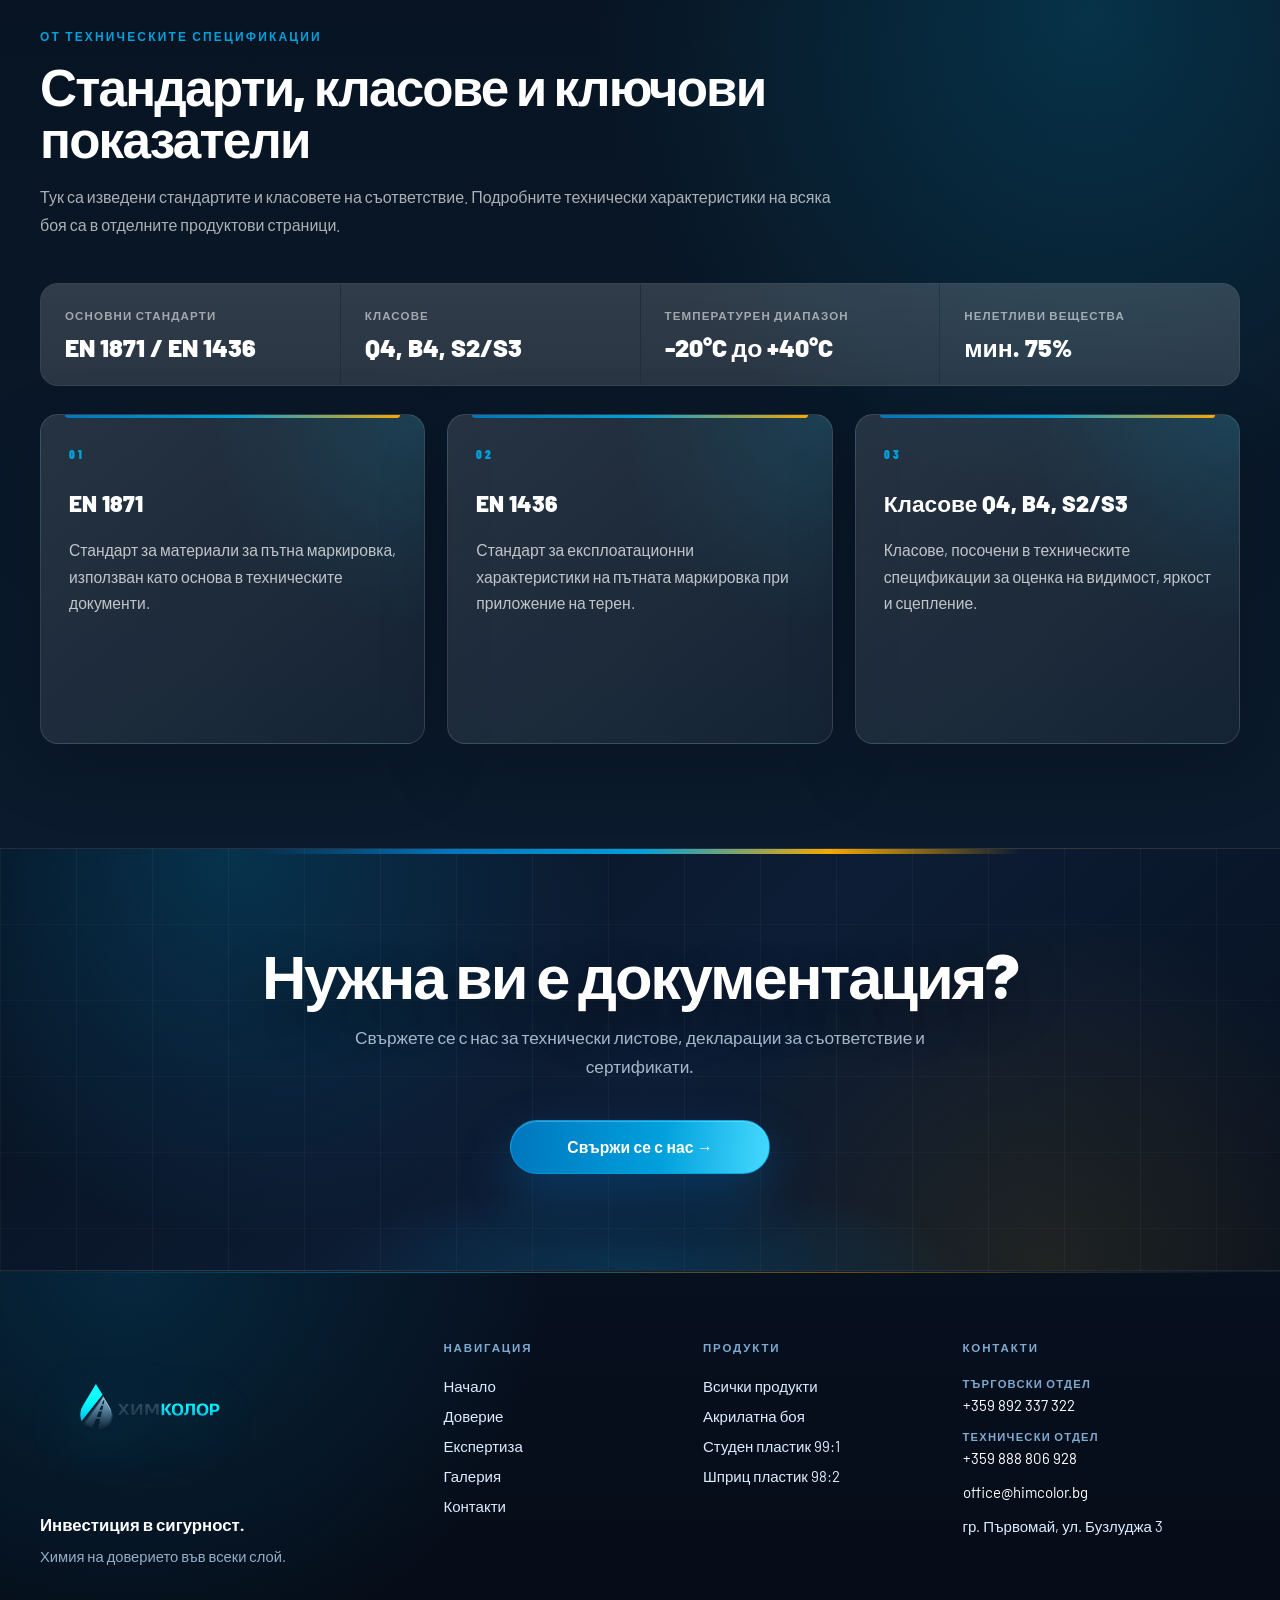
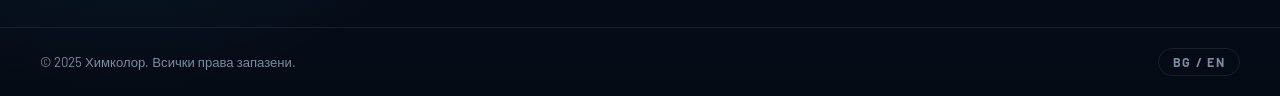
<file: sertifikati.html>
<!DOCTYPE html>
<html lang="bg">
<head>
    <meta charset="UTF-8">
    <meta name="viewport" content="width=device-width, initial-scale=1.0">
    <title>Сертификати — Химколор</title>
    <link rel="preconnect" href="https://fonts.googleapis.com">
    <link rel="preconnect" href="https://fonts.gstatic.com" crossorigin>
    <link href="https://fonts.googleapis.com/css2?family=Barlow:wght@300;400;500;600;700;800;900&family=Barlow+Condensed:wght@600;700;800;900&display=swap" rel="stylesheet">
    <link rel="stylesheet" href="css/style.css?v=22">
</head>
<body data-lang="bg" data-title-bg="Сертификати — Химколор" data-title-en="Certificates — Himcolor">

<!-- ===== NAVBAR ===== -->
<nav class="navbar scrolled" id="navbar">
    <div class="nav-container">
        <a href="index.html" class="nav-logo">
            <img src="assets/logo.png?v=5" alt="Химколор">
        </a>
        <ul class="nav-links" id="navLinks">
            <li class="nav-item"><a href="index.html" data-bg="Начало" data-en="Home">Начало</a></li>
            <li class="nav-item has-dropdown">
                <a href="prodykti.html" data-bg="Продукти" data-en="Products">Продукти</a>
                <div class="nav-dropdown">
                    <div class="nav-dropdown-inner">
                        <a href="acrylna-boya.html" class="dropdown-item"><span data-bg="Акрилатна боя Сити/Сити+" data-en="Acrylic Paint City/City+">Акрилатна боя Сити/Сити+</span><span class="dd-arrow">→</span></a>
                        <a href="studen-plastik.html" class="dropdown-item"><span data-bg="Студен пластик 99:1" data-en="Cold Plastic 99:1">Студен пластик 99:1</span><span class="dd-arrow">→</span></a>
                        <a href="shpric-plastik.html" class="dropdown-item"><span data-bg="Студен шприц пластик 98:2" data-en="Cold Spray Plastic 98:2">Студен шприц пластик 98:2</span><span class="dd-arrow">→</span></a>
                        <div class="nav-dropdown-divider"></div>
                        <a href="prodykti.html" class="dropdown-explore"><span data-bg="Всички продукти" data-en="All Products">Всички продукти</span><span class="dd-arrow">→</span></a>
                    </div>
                </div>
            </li>
            <li class="nav-item"><a href="doverie.html" data-bg="Доверие" data-en="Trust">Доверие</a></li>
            <li class="nav-item"><a href="ekspertiza.html" data-bg="Експертиза" data-en="Expertise">Експертиза</a></li>
            <li class="nav-item"><a href="sertifikati.html" data-bg="Сертификати" data-en="Certificates">Сертификати</a></li>
            <li class="nav-item"><a href="galeria.html" data-bg="Галерия" data-en="Gallery">Галерия</a></li>
            <li class="nav-item"><a href="kontakti.html" data-bg="Контакти" data-en="Contact">Контакти</a></li>
        </ul>
        <div class="nav-actions">
            <button class="lang-toggle" id="langToggle" aria-label="Смяна на езика">
                <span class="lang-opt lang-bg active">BG</span>
                <span class="lang-sep">/</span>
                <span class="lang-opt lang-en">EN</span>
            </button>
            <a href="kontakti.html" class="btn-nav-cta" data-bg="Запитване" data-en="Get Quote">Запитване</a>
            <button class="hamburger" id="hamburger" aria-label="Меню">
                <span></span><span></span><span></span>
            </button>
        </div>
    </div>
</nav>

<!-- ===== PAGE HERO ===== -->
<section class="page-hero certs-hero">
    <div class="container">
        <span class="page-hero-tag" data-bg="Качество и стандарти" data-en="Quality & Standards">Качество и стандарти</span>
        <h1 data-bg="Документирано качество. Проверими стандарти." data-en="Documented quality. Verifiable standards.">Документирано качество. Проверими стандарти.</h1>
        <p data-bg="Реални сертификати и технически спецификации за продуктите, които използваме в системите за хоризонтална пътна маркировка." data-en="Real certificates and technical specifications for the products used in our horizontal road marking systems.">
            Реални сертификати и технически спецификации за продуктите, които използваме в системите за хоризонтална пътна маркировка.
        </p>
    </div>
</section>

<!-- ===== CERTIFICATES ===== -->
<section class="certs-section">
    <div class="container">
        <div class="certs-section-head reveal">
            <span class="section-tag" data-bg="Реални документи" data-en="Real documents">Реални документи</span>
            <h2 data-bg="Сертификати и изпитвания" data-en="Certificates and testing">Сертификати и изпитвания</h2>
            <p data-bg="Тези документи са качените реални сертификати и лабораторни изпитвания. Под тях са изведени стандартите от техническите спецификации на трите активни продукта." data-en="These are the uploaded real certificates and laboratory testing documents. Below them are the standards extracted from the technical specifications of the three active products.">
                Тези документи са качените реални сертификати и лабораторни изпитвания. Под тях са изведени стандартите от техническите спецификации на трите активни продукта.
            </p>
        </div>
        <div class="certs-grid">
            <div class="cert-card reveal" data-delay="0">
                <div class="cert-img-wrap">
                    <img src="Сертификати/Smart-Synergy-Consult_9001-1.jpg" alt="ISO 9001 сертификат стр.1">
                </div>
                <div class="cert-info">
                    <h4>ISO 9001:2015</h4>
                    <p data-bg="Система за управление на качеството" data-en="Quality Management System">Система за управление на качеството</p>
                </div>
            </div>
            <div class="cert-card reveal" data-delay="100">
                <div class="cert-img-wrap">
                    <img src="Сертификати/Smart-Synergy-Consult_9001-2.jpg" alt="ISO 9001 сертификат стр.2">
                </div>
                <div class="cert-info">
                    <h4>ISO 9001:2015</h4>
                    <p data-bg="Продължение на сертификата" data-en="Certificate continuation">Продължение на сертификата</p>
                </div>
            </div>
            <div class="cert-card reveal" data-delay="200">
                <div class="cert-img-wrap">
                    <img src="Сертификати/Сертификати-от-Независима-строителна-лаборатория-1.jpg" alt="Независима лаборатория">
                </div>
                <div class="cert-info">
                    <h4 data-bg="Независима строителна лаборатория" data-en="Independent Construction Laboratory">Независима строителна лаборатория</h4>
                    <p data-bg="Изпитване на продукти за пътна маркировка" data-en="Road marking product testing">Изпитване на продукти за пътна маркировка</p>
                </div>
            </div>
        </div>
    </div>
</section>

<!-- ===== TECHNICAL STANDARDS ===== -->
<section class="cert-standards-section">
    <div class="container">
        <div class="cert-standards-intro reveal">
            <span class="section-tag" data-bg="От техническите спецификации" data-en="From technical specifications">От техническите спецификации</span>
            <h2 data-bg="Стандарти, класове и ключови показатели" data-en="Standards, classes and key indicators">Стандарти, класове и ключови показатели</h2>
            <p data-bg="Тук са изведени стандартите и класовете на съответствие. Подробните технически характеристики на всяка боя са в отделните продуктови страници." data-en="This section lists the standards and conformity classes. Detailed technical characteristics for each paint are presented on the individual product pages.">
                Тук са изведени стандартите и класовете на съответствие. Подробните технически характеристики на всяка боя са в отделните продуктови страници.
            </p>
        </div>

        <div class="standard-summary reveal">
            <div>
                <span data-bg="Основни стандарти" data-en="Core standards">Основни стандарти</span>
                <strong>EN 1871 / EN 1436</strong>
            </div>
            <div>
                <span data-bg="Класове" data-en="Classes">Класове</span>
                <strong>Q4, B4, S2/S3</strong>
            </div>
            <div>
                <span data-bg="Температурен диапазон" data-en="Temperature range">Температурен диапазон</span>
                <strong>-20°C до +40°C</strong>
            </div>
            <div>
                <span data-bg="Нелетливи вещества" data-en="Non-volatile content">Нелетливи вещества</span>
                <strong>мин. 75%</strong>
            </div>
        </div>

        <div class="product-standard-grid">
            <article class="product-standard-card reveal" data-delay="0">
                <span class="product-standard-num">01</span>
                <h3 data-bg="EN 1871" data-en="EN 1871">EN 1871</h3>
                <p data-bg="Стандарт за материали за пътна маркировка, използван като основа в техническите документи." data-en="Standard for road marking materials, used as a basis in the technical documentation.">Стандарт за материали за пътна маркировка, използван като основа в техническите документи.</p>
            </article>
            <article class="product-standard-card reveal" data-delay="100">
                <span class="product-standard-num">02</span>
                <h3 data-bg="EN 1436" data-en="EN 1436">EN 1436</h3>
                <p data-bg="Стандарт за експлоатационни характеристики на пътната маркировка при приложение на терен." data-en="Standard for road marking performance characteristics in field application.">Стандарт за експлоатационни характеристики на пътната маркировка при приложение на терен.</p>
            </article>
            <article class="product-standard-card reveal" data-delay="200">
                <span class="product-standard-num">03</span>
                <h3 data-bg="Класове Q4, B4, S2/S3" data-en="Classes Q4, B4, S2/S3">Класове Q4, B4, S2/S3</h3>
                <p data-bg="Класове, посочени в техническите спецификации за оценка на видимост, яркост и сцепление." data-en="Classes listed in the technical specifications for visibility, brightness and skid resistance assessment.">Класове, посочени в техническите спецификации за оценка на видимост, яркост и сцепление.</p>
            </article>
        </div>
    </div>
</section>

<!-- ===== CTA BANNER ===== -->
<section class="cta-banner">
    <div class="container">
        <h2 data-bg="Нужна ви е документация?" data-en="Need Documentation?">Нужна ви е документация?</h2>
        <p data-bg="Свържете се с нас за технически листове, декларации за съответствие и сертификати." data-en="Contact us for technical data sheets, declarations of conformity and certificates.">Свържете се с нас за технически листове, декларации за съответствие и сертификати.</p>
        <div class="cta-btns">
            <a href="kontakti.html" class="btn-primary" data-bg="Свържи се с нас →" data-en="Get in Touch →">Свържи се с нас →</a>
        </div>
    </div>
</section>

<!-- ===== FOOTER ===== -->
<footer class="footer">
    <div class="footer-top">
        <div class="footer-brand">
            <img src="assets/logo.png?v=5" alt="Химколор" class="footer-logo">
            <p class="footer-slogan" data-bg="Инвестиция в сигурност." data-en="Investment in Safety.">Инвестиция в сигурност.</p>
            <p class="footer-tagline" data-bg="Химия на доверието във всеки слой." data-en="Chemistry of trust in every layer.">Химия на доверието във всеки слой.</p>
        </div>
        <div class="footer-nav">
            <h5 data-bg="Навигация" data-en="Navigation">Навигация</h5>
            <ul>
                <li><a href="index.html" data-bg="Начало" data-en="Home">Начало</a></li>
                <li><a href="doverie.html" data-bg="Доверие" data-en="Trust">Доверие</a></li>
                <li><a href="ekspertiza.html" data-bg="Експертиза" data-en="Expertise">Експертиза</a></li>
                <li><a href="galeria.html" data-bg="Галерия" data-en="Gallery">Галерия</a></li>
                <li><a href="kontakti.html" data-bg="Контакти" data-en="Contact">Контакти</a></li>
            </ul>
        </div>
        <div class="footer-nav">
            <h5 data-bg="Продукти" data-en="Products">Продукти</h5>
            <ul>
                <li><a href="prodykti.html" data-bg="Всички продукти" data-en="All Products">Всички продукти</a></li>
                <li><a href="acrylna-boya.html" data-bg="Акрилатна боя" data-en="Acrylic Paint">Акрилатна боя</a></li>
                <li><a href="studen-plastik.html" data-bg="Студен пластик 99:1" data-en="Cold Plastic 99:1">Студен пластик 99:1</a></li>
                <li><a href="shpric-plastik.html" data-bg="Шприц пластик 98:2" data-en="Spray Plastic 98:2">Шприц пластик 98:2</a></li>
            </ul>
        </div>
        <div class="footer-contact-info">
            <h5 data-bg="Контакти" data-en="Contact">Контакти</h5>
            <p><span class="footer-contact-label" data-bg="Търговски отдел" data-en="Sales">Търговски отдел</span><a href="tel:+359892337322">+359 892 337 322</a></p>
            <p><span class="footer-contact-label" data-bg="Технически отдел" data-en="Technical">Технически отдел</span><a href="tel:+359888806928">+359 888 806 928</a></p>
            <p><a href="mailto:office@himcolor.bg">office@himcolor.bg</a></p>
            <p data-bg="гр. Първомай, ул. Бузлуджа 3" data-en="Parvomay, 3 Buzludzha St.">гр. Първомай, ул. Бузлуджа 3</p>
        </div>
    </div>
    <div class="footer-bottom">
        <p>© 2025 Химколор. <span data-bg="Всички права запазени." data-en="All rights reserved.">Всички права запазени.</span></p>
        <button class="lang-toggle-footer" id="langToggleFooter">BG / EN</button>
    </div>
</footer>

<script src="js/main.js"></script>
</body>
</html>
</file>
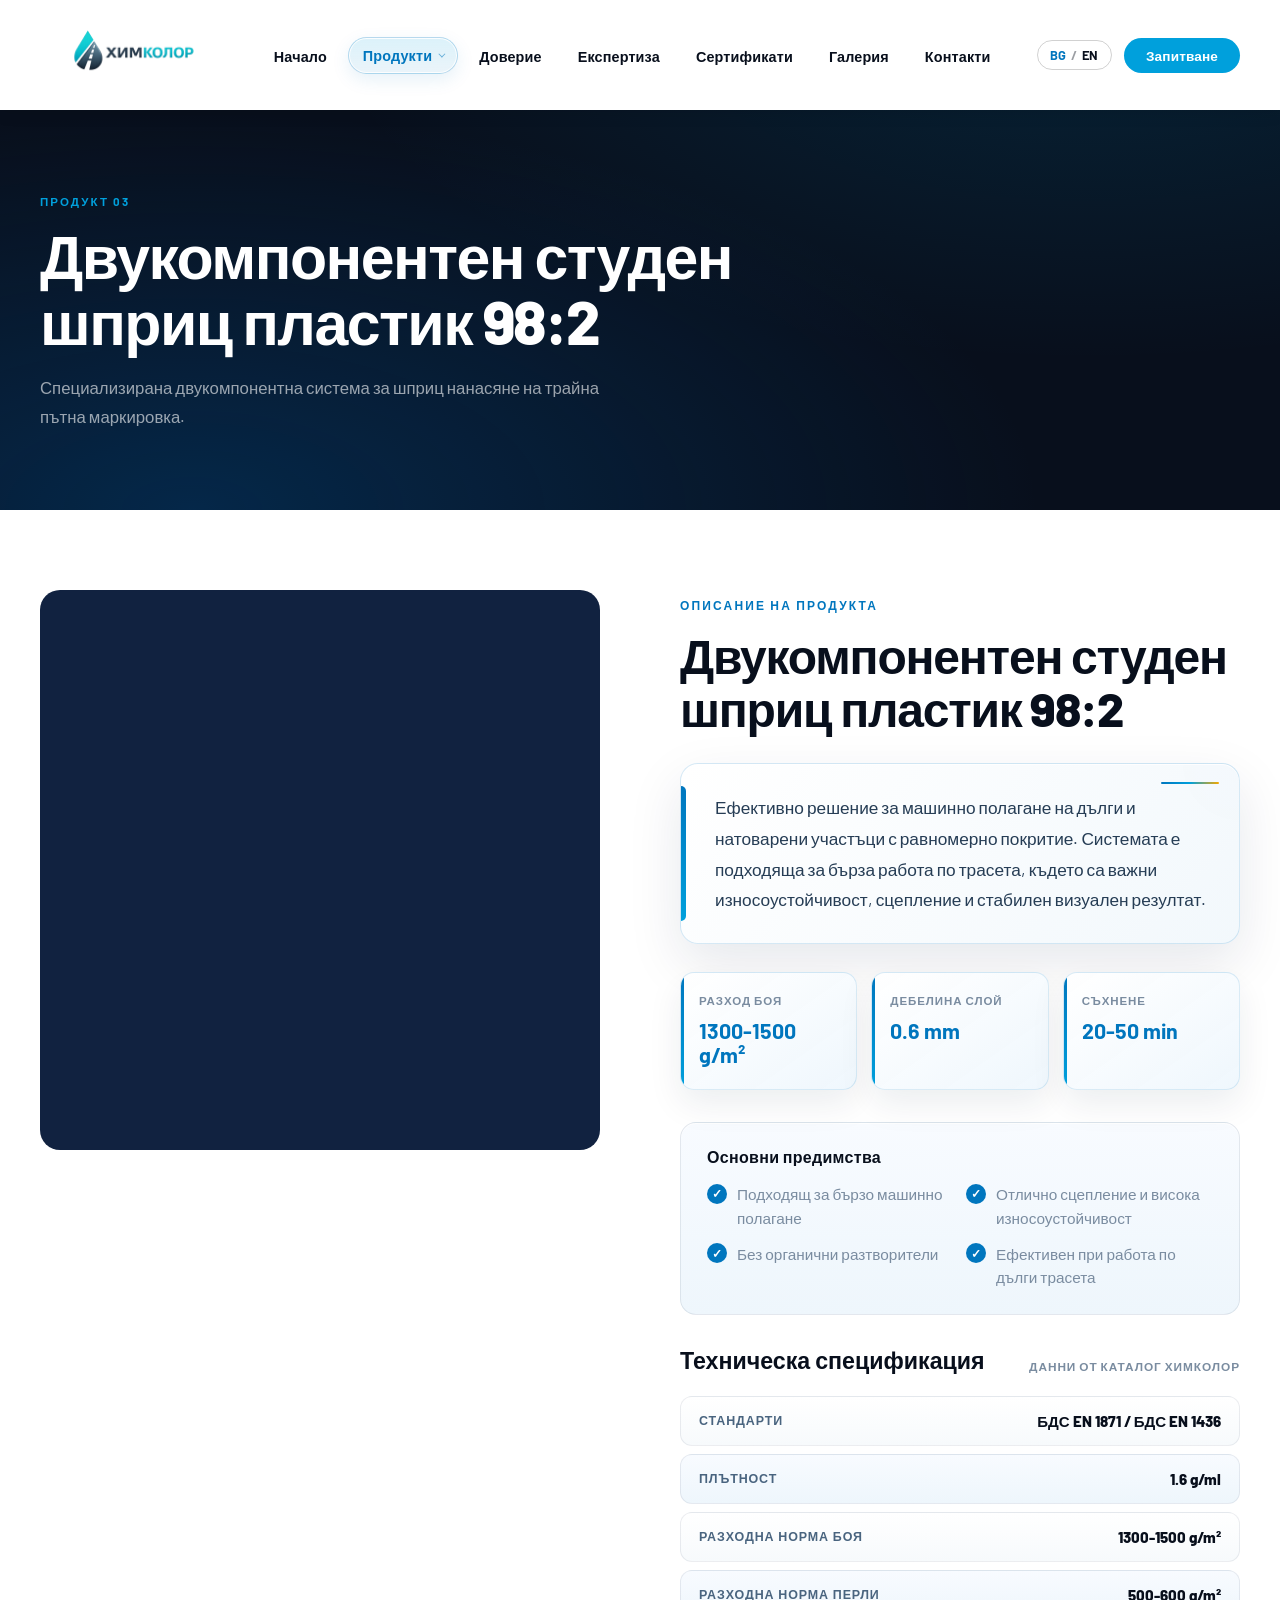
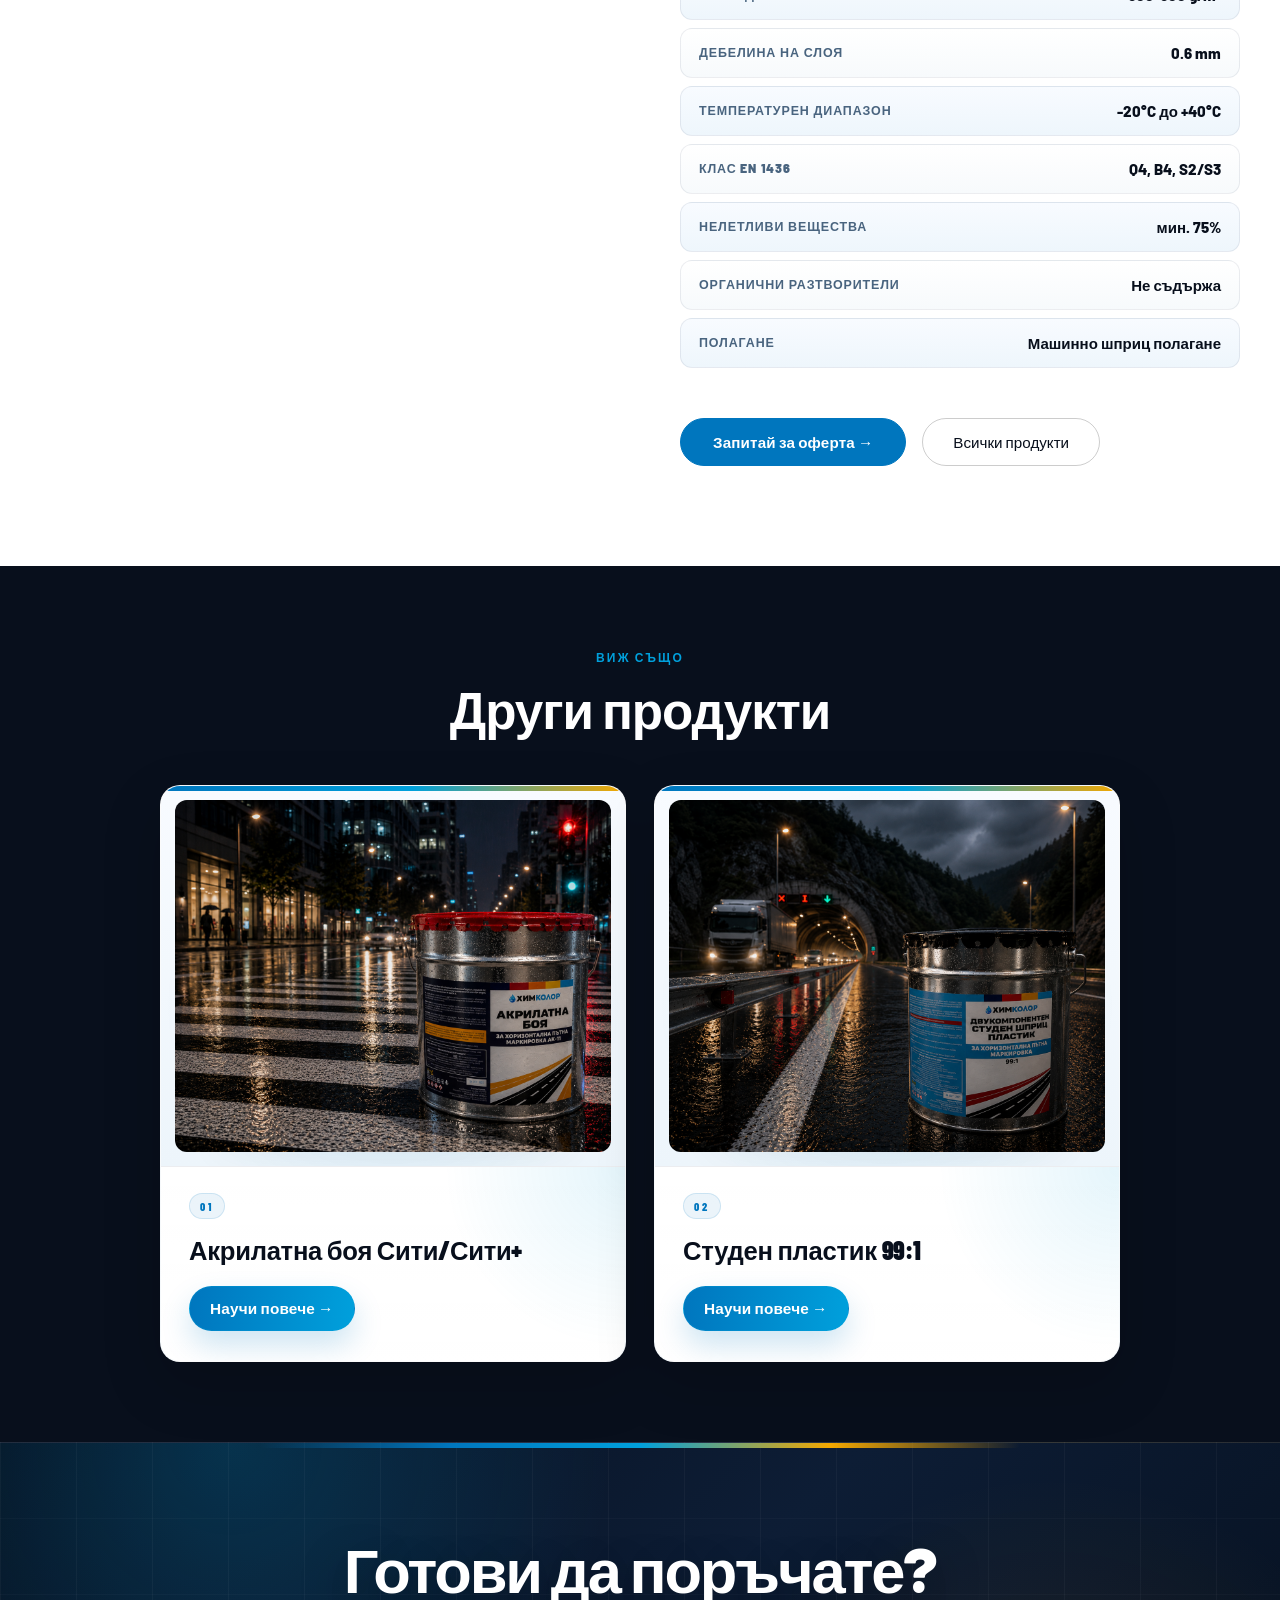
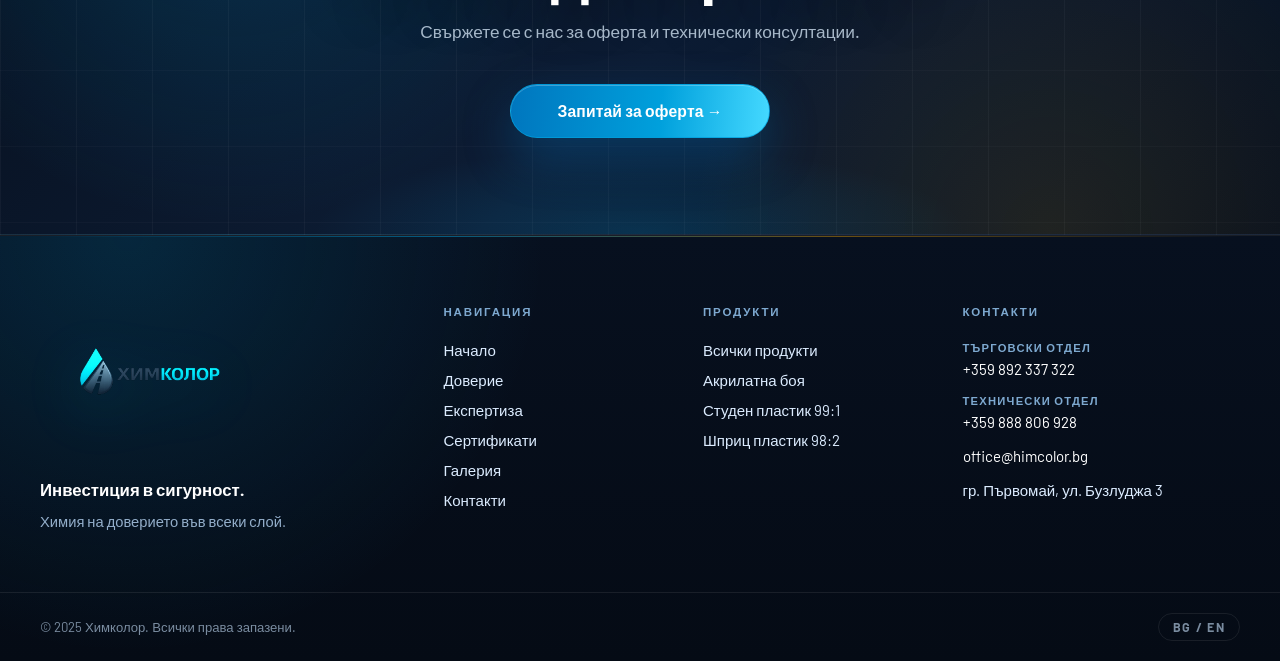
<file: shpric-plastik.html>
<!DOCTYPE html>
<html lang="bg">
<head>
    <meta charset="UTF-8">
    <meta name="viewport" content="width=device-width, initial-scale=1.0">
    <title>Студен шприц пластик 98:2 — Химколор</title>
    <link rel="preconnect" href="https://fonts.googleapis.com">
    <link rel="preconnect" href="https://fonts.gstatic.com" crossorigin>
    <link href="https://fonts.googleapis.com/css2?family=Barlow:wght@300;400;500;600;700;800;900&family=Barlow+Condensed:wght@600;700;800;900&display=swap" rel="stylesheet">
    <link rel="stylesheet" href="css/style.css?v=22">
    <style>
        .product-detail-section { background: var(--white); padding: 80px 0 100px; }
        .product-detail-inner { max-width: var(--max); margin: 0 auto; padding: 0 40px; display: grid; grid-template-columns: 1fr 1fr; gap: 80px; align-items: start; }
        .product-detail-img-wrap { background: var(--dark-3); border-radius: 20px; aspect-ratio: 1/1; display: flex; align-items: center; justify-content: center; overflow: hidden; position: sticky; top: 100px; }
        .product-detail-img-wrap img { width: 80%; height: 80%; object-fit: contain; }
        .product-detail-body { padding-top: 8px; }
        .product-detail-body .section-tag { color: var(--blue); display: block; margin-bottom: 16px; }
        .product-detail-body h2 { font-family: var(--font); font-size: clamp(2rem, 4vw, 3rem); font-weight: 800; letter-spacing: -0.025em; line-height: 1.1; color: var(--dark); margin-bottom: 28px; }
        .product-detail-body .product-desc { font-size: 1.05rem; color: var(--text-muted); line-height: 1.8; margin-bottom: 40px; }
        .specs-table { width: 100%; border-collapse: collapse; margin-bottom: 40px; }
        .specs-table tr { border-bottom: 1px solid var(--border-dark); }
        .specs-table tr:first-child { border-top: 1px solid var(--border-dark); }
        .specs-table td { padding: 14px 0; font-size: 0.92rem; vertical-align: top; }
        .specs-table td:first-child { font-weight: 700; color: var(--dark); width: 42%; padding-right: 16px; }
        .specs-table td:last-child { color: var(--text-muted); }
        .specs-table tr:nth-child(even) td { background: rgba(0,0,0,0.035); }

        .product-detail-cta { display: flex; gap: 16px; flex-wrap: wrap; }
        .related-section { background: var(--dark); padding: 80px 0; }
        .related-section .section-header { margin-bottom: 48px; }
        .related-section .section-header h2 { color: var(--white); }
        .related-grid { display: grid; grid-template-columns: repeat(2, 1fr); gap: 24px; max-width: var(--max); margin: 0 auto; padding: 0 40px; }
        @media (max-width: 900px) { .product-detail-inner { grid-template-columns: 1fr; gap: 40px; } .product-detail-img-wrap { position: static; aspect-ratio: 4/3; } .related-grid { grid-template-columns: 1fr; } }
        @media (max-width: 640px) { .product-detail-inner { padding: 0 24px; } .related-grid { padding: 0 24px; } }
    </style>
</head>
<body data-lang="bg" data-title-bg="Студен шприц пластик 98:2 — Химколор" data-title-en="Cold Spray Plastic 98:2 — Himcolor">

<!-- ===== NAVBAR ===== -->
<nav class="navbar scrolled" id="navbar">
    <div class="nav-container">
        <a href="index.html" class="nav-logo"><img src="assets/logo.png?v=5" alt="Химколор"></a>
        <ul class="nav-links" id="navLinks">
            <li class="nav-item"><a href="index.html" data-bg="Начало" data-en="Home">Начало</a></li>
            <li class="nav-item has-dropdown">
                <a href="prodykti.html" data-bg="Продукти" data-en="Products">Продукти</a>
                <div class="nav-dropdown">
                    <div class="nav-dropdown-inner">
                        <a href="acrylna-boya.html" class="dropdown-item"><span data-bg="Акрилатна боя Сити/Сити+" data-en="Acrylic Paint City/City+">Акрилатна боя Сити/Сити+</span><span class="dd-arrow">→</span></a>
                        <a href="studen-plastik.html" class="dropdown-item"><span data-bg="Студен пластик 99:1" data-en="Cold Plastic 99:1">Студен пластик 99:1</span><span class="dd-arrow">→</span></a>
                        <a href="shpric-plastik.html" class="dropdown-item"><span data-bg="Студен шприц пластик 98:2" data-en="Cold Spray Plastic 98:2">Студен шприц пластик 98:2</span><span class="dd-arrow">→</span></a>
                        <div class="nav-dropdown-divider"></div>
                        <a href="prodykti.html" class="dropdown-explore"><span data-bg="Всички продукти" data-en="All Products">Всички продукти</span><span class="dd-arrow">→</span></a>
                    </div>
                </div>
            </li>
            <li class="nav-item"><a href="doverie.html" data-bg="Доверие" data-en="Trust">Доверие</a></li>
            <li class="nav-item"><a href="ekspertiza.html" data-bg="Експертиза" data-en="Expertise">Експертиза</a></li>
            <li class="nav-item"><a href="sertifikati.html" data-bg="Сертификати" data-en="Certificates">Сертификати</a></li>
            <li class="nav-item"><a href="galeria.html" data-bg="Галерия" data-en="Gallery">Галерия</a></li>
            <li class="nav-item"><a href="kontakti.html" data-bg="Контакти" data-en="Contact">Контакти</a></li>
        </ul>
        <div class="nav-actions">
            <button class="lang-toggle" id="langToggle" aria-label="Смяна на езика">
                <span class="lang-opt lang-bg active">BG</span><span class="lang-sep">/</span><span class="lang-opt lang-en">EN</span>
            </button>
            <a href="kontakti.html" class="btn-nav-cta" data-bg="Запитване" data-en="Get Quote">Запитване</a>
            <button class="hamburger" id="hamburger" aria-label="Меню"><span></span><span></span><span></span></button>
        </div>
    </div>
</nav>

<!-- ===== PAGE HERO ===== -->
<section class="page-hero">
    <div class="container">
        <span class="page-hero-tag" data-bg="Продукт 03" data-en="Product 03">Продукт 03</span>
        <h1 data-bg="Двукомпонентен студен шприц пластик 98:2" data-en="Two-Component Cold Spray Plastic 98:2">Двукомпонентен студен шприц пластик 98:2</h1>
        <p data-bg="Специализирана двукомпонентна система за шприц нанасяне на трайна пътна маркировка." data-en="Specialised two-component system for spray application of durable road markings.">
            Специализирана двукомпонентна система за шприц нанасяне на трайна пътна маркировка.
        </p>
    </div>
</section>

<!-- ===== PRODUCT DETAIL ===== -->
<section class="product-detail-section">
    <div class="product-detail-inner">
        <div class="product-detail-img-wrap reveal">
            <video autoplay muted loop playsinline style="width: 100%; height: 100%; object-fit: cover; display: block;">
                <source src="assets/shpic plastik 1.mp4" type="video/mp4">
            </video>
        </div>
        <div class="product-detail-body reveal" data-delay="100">
            <span class="section-tag" data-bg="Описание на продукта" data-en="Product Description">Описание на продукта</span>
            <h2 data-bg="Двукомпонентен студен шприц пластик 98:2" data-en="Two-Component Cold Spray Plastic 98:2">Двукомпонентен студен шприц пластик 98:2</h2>
            <p class="product-desc product-intro-card" data-bg="Ефективно решение за машинно полагане на дълги и натоварени участъци с равномерно покритие. Системата е подходяща за бърза работа по трасета, където са важни износоустойчивост, сцепление и стабилен визуален резултат." data-en="Efficient solution for machine application on long and heavily loaded sections with uniform coverage. Suitable for fast work on road sections where wear resistance, adhesion and a stable visual result matter.">
                Ефективно решение за машинно полагане на дълги и натоварени участъци с равномерно покритие. Системата е подходяща за бърза работа по трасета, където са важни износоустойчивост, сцепление и стабилен визуален резултат.
            </p>

            <div class="product-metrics">
                <div class="product-metric"><span data-bg="Разход боя" data-en="Paint consumption">Разход боя</span><strong>1300-1500 g/m²</strong></div>
                <div class="product-metric"><span data-bg="Дебелина слой" data-en="Layer thickness">Дебелина слой</span><strong>0.6 mm</strong></div>
                <div class="product-metric"><span data-bg="Съхнене" data-en="Drying time">Съхнене</span><strong>20-50 min</strong></div>
            </div>

            <div class="product-benefits">
                <h3 data-bg="Основни предимства" data-en="Key benefits">Основни предимства</h3>
                <ul>
                    <li data-bg="Подходящ за бързо машинно полагане" data-en="Suitable for fast machine application">Подходящ за бързо машинно полагане</li>
                    <li data-bg="Отлично сцепление и висока износоустойчивост" data-en="Excellent adhesion and high wear resistance">Отлично сцепление и висока износоустойчивост</li>
                    <li data-bg="Без органични разтворители" data-en="Free of organic solvents">Без органични разтворители</li>
                    <li data-bg="Ефективен при работа по дълги трасета" data-en="Efficient for work on long routes">Ефективен при работа по дълги трасета</li>
                </ul>
            </div>
            <div class="specs-heading">
                <span data-bg="Техническа спецификация" data-en="Technical specification">Техническа спецификация</span>
                <small data-bg="данни от каталог Химколор" data-en="Himcolor catalog data">данни от каталог Химколор</small>
            </div>
            <table class="specs-table specs-table-premium">
                <tr>
                    <td data-bg="Стандарти" data-en="Standards">Стандарти</td>
                    <td>БДС EN 1871 / БДС EN 1436</td>
                </tr>
                <tr>
                    <td data-bg="Плътност" data-en="Density">Плътност</td>
                    <td>1.6 g/ml</td>
                </tr>
                <tr>
                    <td data-bg="Разходна норма боя" data-en="Paint consumption">Разходна норма боя</td>
                    <td>1300-1500 g/m²</td>
                </tr>
                <tr>
                    <td data-bg="Разходна норма перли" data-en="Glass beads consumption">Разходна норма перли</td>
                    <td>500-600 g/m²</td>
                </tr>
                <tr>
                    <td data-bg="Дебелина на слоя" data-en="Layer thickness">Дебелина на слоя</td>
                    <td>0.6 mm</td>
                </tr>
                <tr>
                    <td data-bg="Температурен диапазон" data-en="Temperature range">Температурен диапазон</td>
                    <td>-20°C до +40°C</td>
                </tr>
                <tr>
                    <td data-bg="Клас EN 1436" data-en="EN 1436 class">Клас EN 1436</td>
                    <td>Q4, B4, S2/S3</td>
                </tr>
                <tr>
                    <td data-bg="Нелетливи вещества" data-en="Non-volatile content">Нелетливи вещества</td>
                    <td data-bg="мин. 75%" data-en="min. 75%">мин. 75%</td>
                </tr>
                <tr>
                    <td data-bg="Органични разтворители" data-en="Organic solvents">Органични разтворители</td>
                    <td data-bg="Не съдържа" data-en="Does not contain">Не съдържа</td>
                </tr>
                <tr>
                    <td data-bg="Полагане" data-en="Application method">Полагане</td>
                    <td data-bg="Машинно шприц полагане" data-en="Machine spray application">Машинно шприц полагане</td>
                </tr>
            </table>
            <div class="product-detail-cta">
                <a href="kontakti.html" class="btn-primary" style="background:var(--blue);border-color:var(--blue);color:var(--white);" data-bg="Запитай за оферта →" data-en="Request a Quote →">Запитай за оферта →</a>
                <a href="prodykti.html" class="btn-outline" style="border-color:rgba(0,0,0,0.2);color:var(--dark);" data-bg="Всички продукти" data-en="All Products">Всички продукти</a>
            </div>
        </div>
    </div>
</section>

<!-- ===== RELATED PRODUCTS ===== -->
<section class="related-section">
    <div class="container">
        <div class="section-header reveal">
            <span class="section-tag" data-bg="Виж също" data-en="See Also">Виж също</span>
            <h2 data-bg="Други продукти" data-en="Other Products">Други продукти</h2>
        </div>
    </div>
    <div class="related-grid">
        <div class="product-card reveal" data-delay="0">
            <div class="product-img-wrap"><img src="Бои/акрилатна нова.png" alt="Акрилатна боя"><div class="product-img-overlay"><a href="kontakti.html" class="btn-product-cta" data-bg="Запитай →" data-en="Enquire →">Запитай →</a></div></div>
            <div class="product-body">
                <span class="product-num">01</span>
                <h3 data-bg="Акрилатна боя Сити/Сити+" data-en="Acrylic Paint City/City+">Акрилатна боя Сити/Сити+</h3>
                <a href="acrylna-boya.html" class="product-link" data-bg="Научи повече →" data-en="Learn more →">Научи повече →</a>
            </div>
        </div>
        <div class="product-card reveal" data-delay="100">
            <div class="product-img-wrap"><img src="Бои/студен нова.png" alt="Студен пластик"><div class="product-img-overlay"><a href="kontakti.html" class="btn-product-cta" data-bg="Запитай →" data-en="Enquire →">Запитай →</a></div></div>
            <div class="product-body">
                <span class="product-num">02</span>
                <h3 data-bg="Студен пластик 99:1" data-en="Cold Plastic 99:1">Студен пластик 99:1</h3>
                <a href="studen-plastik.html" class="product-link" data-bg="Научи повече →" data-en="Learn more →">Научи повече →</a>
            </div>
        </div>
    </div>
</section>

<!-- ===== CTA BANNER ===== -->
<section class="cta-banner">
    <div class="container">
        <h2 data-bg="Готови да поръчате?" data-en="Ready to Order?">Готови да поръчате?</h2>
        <p data-bg="Свържете се с нас за оферта и технически консултации." data-en="Contact us for a quote and technical consultation.">Свържете се с нас за оферта и технически консултации.</p>
        <div class="cta-btns"><a href="kontakti.html" class="btn-primary" data-bg="Запитай за оферта →" data-en="Request a Quote →">Запитай за оферта →</a></div>
    </div>
</section>

<!-- ===== FOOTER ===== -->
<footer class="footer">
    <div class="footer-top">
        <div class="footer-brand">
            <img src="assets/logo.png?v=5" alt="Химколор" class="footer-logo">
            <p class="footer-slogan" data-bg="Инвестиция в сигурност." data-en="Investment in Safety.">Инвестиция в сигурност.</p>
            <p class="footer-tagline" data-bg="Химия на доверието във всеки слой." data-en="Chemistry of trust in every layer.">Химия на доверието във всеки слой.</p>
        </div>
        <div class="footer-nav">
            <h5 data-bg="Навигация" data-en="Navigation">Навигация</h5>
            <ul>
                <li><a href="index.html" data-bg="Начало" data-en="Home">Начало</a></li>
                <li><a href="doverie.html" data-bg="Доверие" data-en="Trust">Доверие</a></li>
                <li><a href="ekspertiza.html" data-bg="Експертиза" data-en="Expertise">Експертиза</a></li>
                <li><a href="sertifikati.html" data-bg="Сертификати" data-en="Certificates">Сертификати</a></li>
                <li><a href="galeria.html" data-bg="Галерия" data-en="Gallery">Галерия</a></li>
                <li><a href="kontakti.html" data-bg="Контакти" data-en="Contact">Контакти</a></li>
            </ul>
        </div>
        <div class="footer-nav">
            <h5 data-bg="Продукти" data-en="Products">Продукти</h5>
            <ul>
                <li><a href="prodykti.html" data-bg="Всички продукти" data-en="All Products">Всички продукти</a></li>
                <li><a href="acrylna-boya.html" data-bg="Акрилатна боя" data-en="Acrylic Paint">Акрилатна боя</a></li>
                <li><a href="studen-plastik.html" data-bg="Студен пластик 99:1" data-en="Cold Plastic 99:1">Студен пластик 99:1</a></li>
                <li><a href="shpric-plastik.html" data-bg="Шприц пластик 98:2" data-en="Spray Plastic 98:2">Шприц пластик 98:2</a></li>
            </ul>
        </div>
        <div class="footer-contact-info">
            <h5 data-bg="Контакти" data-en="Contact">Контакти</h5>
            <p><span class="footer-contact-label" data-bg="Търговски отдел" data-en="Sales">Търговски отдел</span><a href="tel:+359892337322">+359 892 337 322</a></p>
            <p><span class="footer-contact-label" data-bg="Технически отдел" data-en="Technical">Технически отдел</span><a href="tel:+359888806928">+359 888 806 928</a></p>
            <p><a href="mailto:office@himcolor.bg">office@himcolor.bg</a></p>
            <p data-bg="гр. Първомай, ул. Бузлуджа 3" data-en="Parvomay, 3 Buzludzha St.">гр. Първомай, ул. Бузлуджа 3</p>
        </div>
    </div>
    <div class="footer-bottom">
        <p>© 2025 Химколор. <span data-bg="Всички права запазени." data-en="All rights reserved.">Всички права запазени.</span></p>
        <button class="lang-toggle-footer" id="langToggleFooter">BG / EN</button>
    </div>
</footer>

<script src="js/main.js"></script>
</body>
</html>
</file>
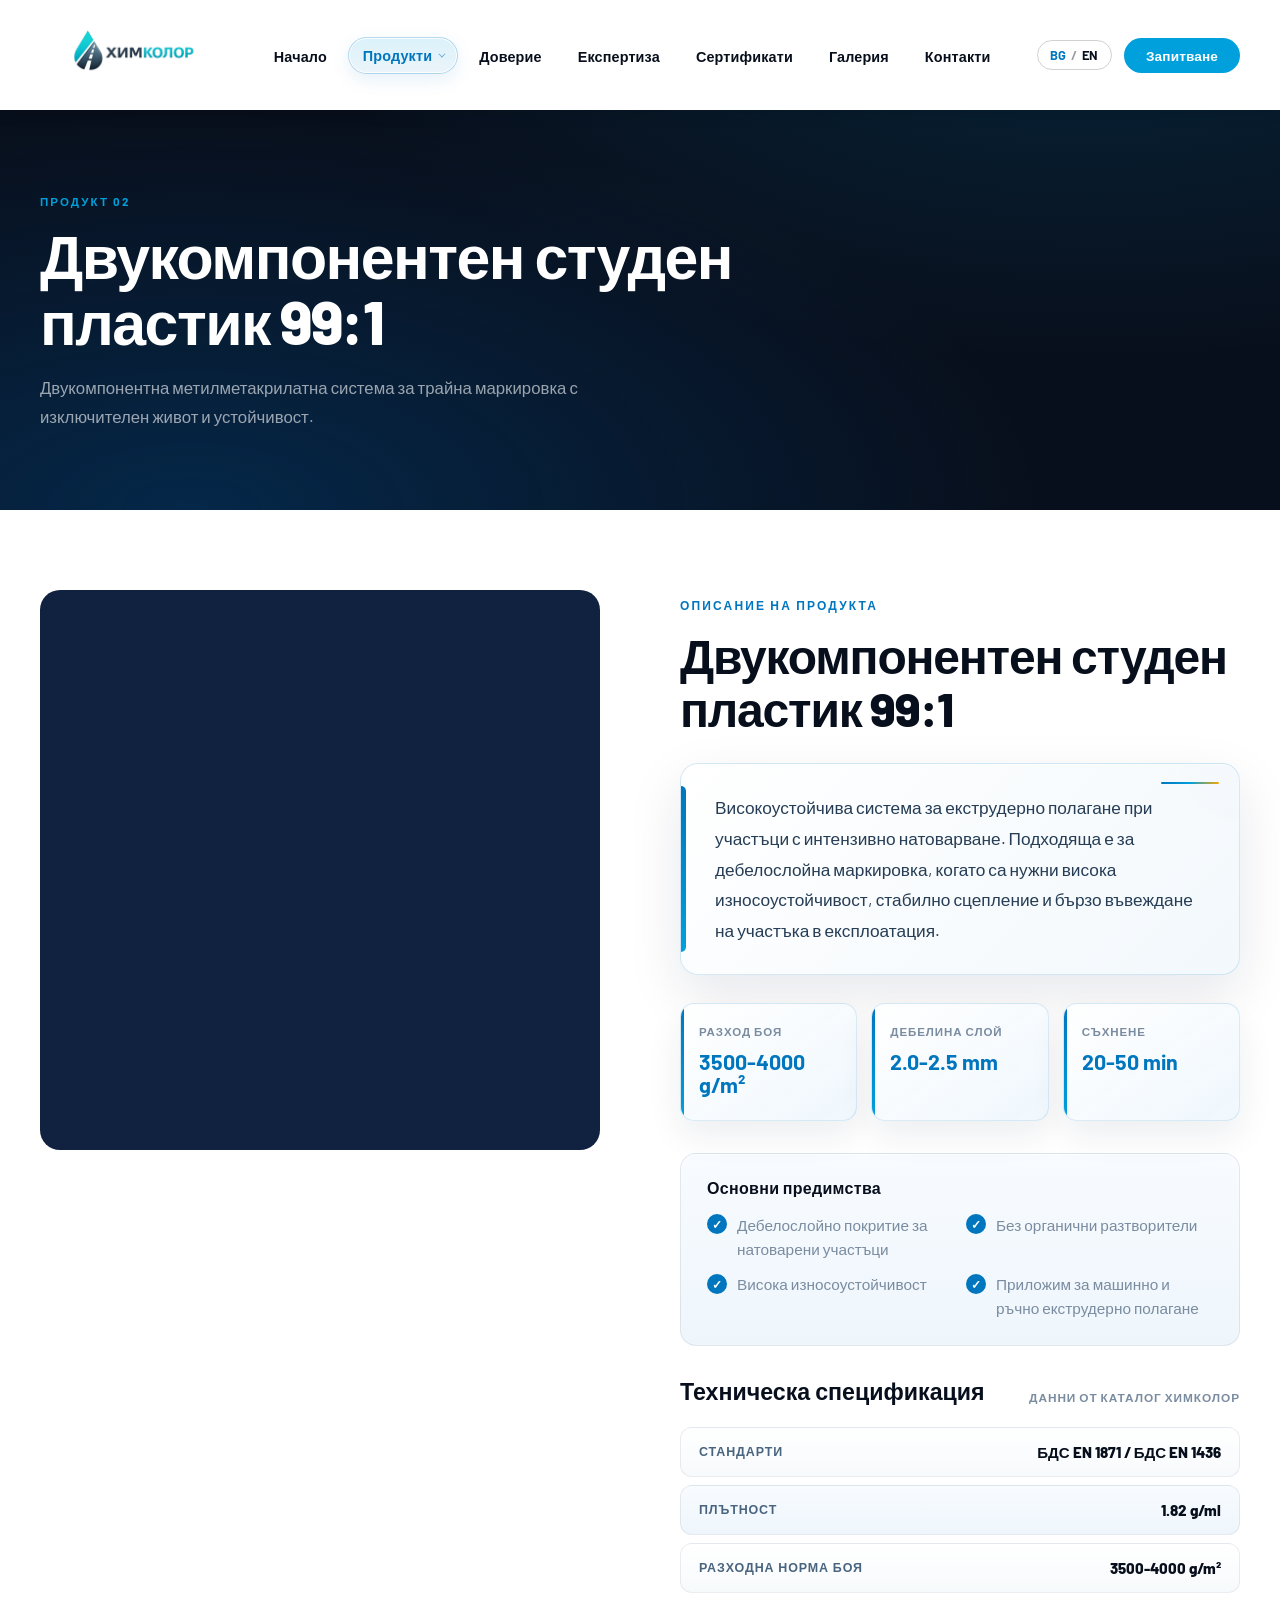
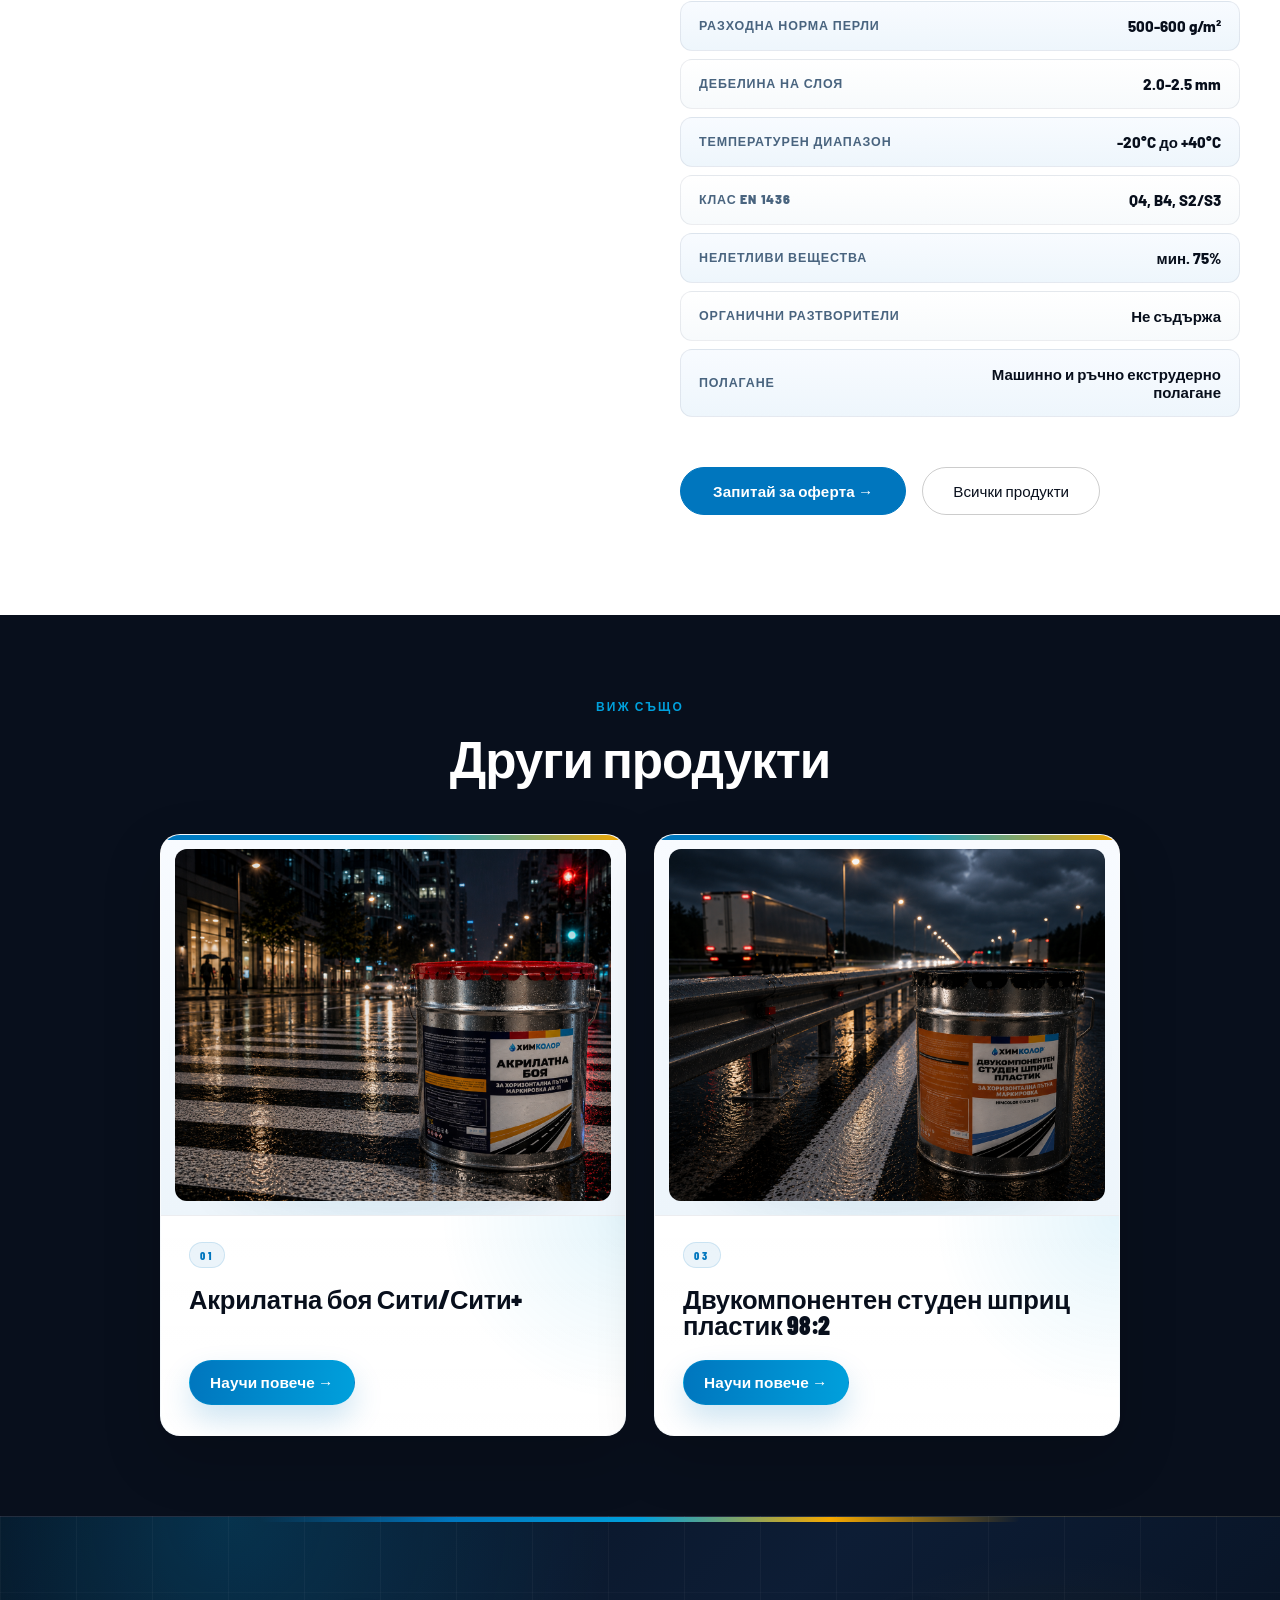
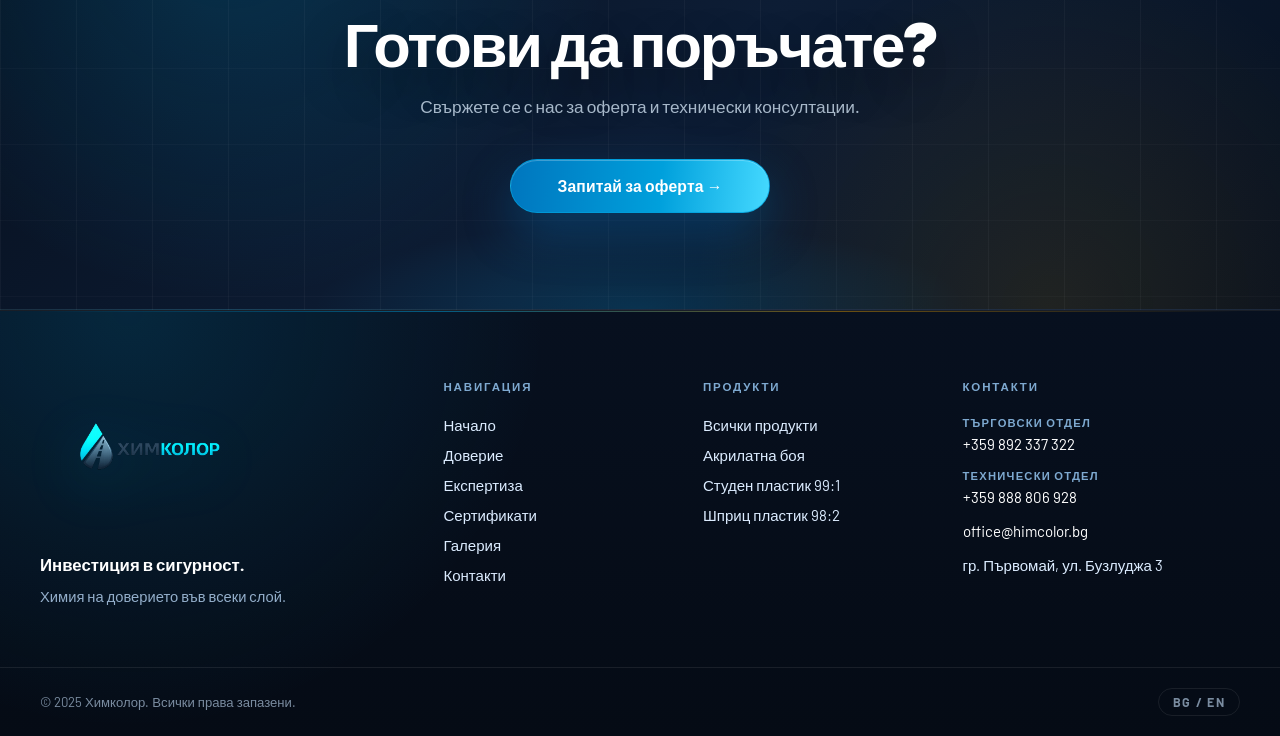
<file: studen-plastik.html>
<!DOCTYPE html>
<html lang="bg">
<head>
    <meta charset="UTF-8">
    <meta name="viewport" content="width=device-width, initial-scale=1.0">
    <title>Двукомпонентен студен пластик 99:1 — Химколор</title>
    <link rel="preconnect" href="https://fonts.googleapis.com">
    <link rel="preconnect" href="https://fonts.gstatic.com" crossorigin>
    <link href="https://fonts.googleapis.com/css2?family=Barlow:wght@300;400;500;600;700;800;900&family=Barlow+Condensed:wght@600;700;800;900&display=swap" rel="stylesheet">
    <link rel="stylesheet" href="css/style.css?v=22">
    <style>
        .product-detail-section { background: var(--white); padding: 80px 0 100px; }
        .product-detail-inner { max-width: var(--max); margin: 0 auto; padding: 0 40px; display: grid; grid-template-columns: 1fr 1fr; gap: 80px; align-items: start; }
        .product-detail-img-wrap { background: var(--dark-3); border-radius: 20px; aspect-ratio: 1/1; display: flex; align-items: center; justify-content: center; overflow: hidden; position: sticky; top: 100px; }
        .product-detail-img-wrap img { width: 80%; height: 80%; object-fit: contain; }
        .product-detail-body { padding-top: 8px; }
        .product-detail-body .section-tag { color: var(--blue); display: block; margin-bottom: 16px; }
        .product-detail-body h2 { font-family: var(--font); font-size: clamp(2rem, 4vw, 3rem); font-weight: 800; letter-spacing: -0.025em; line-height: 1.1; color: var(--dark); margin-bottom: 28px; }
        .product-detail-body .product-desc { font-size: 1.05rem; color: var(--text-muted); line-height: 1.8; margin-bottom: 40px; }
        .specs-table { width: 100%; border-collapse: collapse; margin-bottom: 40px; }
        .specs-table tr { border-bottom: 1px solid var(--border-dark); }
        .specs-table tr:first-child { border-top: 1px solid var(--border-dark); }
        .specs-table td { padding: 14px 0; font-size: 0.92rem; vertical-align: top; }
        .specs-table td:first-child { font-weight: 700; color: var(--dark); width: 42%; padding-right: 16px; }
        .specs-table td:last-child { color: var(--text-muted); }
        .specs-table tr:nth-child(even) td { background: rgba(0,0,0,0.035); }

        .product-detail-cta { display: flex; gap: 16px; flex-wrap: wrap; }
        .related-section { background: var(--dark); padding: 80px 0; }
        .related-section .section-header { margin-bottom: 48px; }
        .related-section .section-header h2 { color: var(--white); }
        .related-grid { display: grid; grid-template-columns: repeat(2, 1fr); gap: 24px; max-width: var(--max); margin: 0 auto; padding: 0 40px; }
        @media (max-width: 900px) { .product-detail-inner { grid-template-columns: 1fr; gap: 40px; } .product-detail-img-wrap { position: static; aspect-ratio: 4/3; } .related-grid { grid-template-columns: 1fr; } }
        @media (max-width: 640px) { .product-detail-inner { padding: 0 24px; } .related-grid { padding: 0 24px; } }
    </style>
</head>
<body data-lang="bg" data-title-bg="Двукомпонентен студен пластик 99:1 — Химколор" data-title-en="Two-Component Cold Plastic 99:1 — Himcolor">

<!-- ===== NAVBAR ===== -->
<nav class="navbar scrolled" id="navbar">
    <div class="nav-container">
        <a href="index.html" class="nav-logo"><img src="assets/logo.png?v=5" alt="Химколор"></a>
        <ul class="nav-links" id="navLinks">
            <li class="nav-item"><a href="index.html" data-bg="Начало" data-en="Home">Начало</a></li>
            <li class="nav-item has-dropdown">
                <a href="prodykti.html" data-bg="Продукти" data-en="Products">Продукти</a>
                <div class="nav-dropdown">
                    <div class="nav-dropdown-inner">
                        <a href="acrylna-boya.html" class="dropdown-item"><span data-bg="Акрилатна боя Сити/Сити+" data-en="Acrylic Paint City/City+">Акрилатна боя Сити/Сити+</span><span class="dd-arrow">→</span></a>
                        <a href="studen-plastik.html" class="dropdown-item"><span data-bg="Студен пластик 99:1" data-en="Cold Plastic 99:1">Студен пластик 99:1</span><span class="dd-arrow">→</span></a>
                        <a href="shpric-plastik.html" class="dropdown-item"><span data-bg="Студен шприц пластик 98:2" data-en="Cold Spray Plastic 98:2">Студен шприц пластик 98:2</span><span class="dd-arrow">→</span></a>
                        <div class="nav-dropdown-divider"></div>
                        <a href="prodykti.html" class="dropdown-explore"><span data-bg="Всички продукти" data-en="All Products">Всички продукти</span><span class="dd-arrow">→</span></a>
                    </div>
                </div>
            </li>
            <li class="nav-item"><a href="doverie.html" data-bg="Доверие" data-en="Trust">Доверие</a></li>
            <li class="nav-item"><a href="ekspertiza.html" data-bg="Експертиза" data-en="Expertise">Експертиза</a></li>
            <li class="nav-item"><a href="sertifikati.html" data-bg="Сертификати" data-en="Certificates">Сертификати</a></li>
            <li class="nav-item"><a href="galeria.html" data-bg="Галерия" data-en="Gallery">Галерия</a></li>
            <li class="nav-item"><a href="kontakti.html" data-bg="Контакти" data-en="Contact">Контакти</a></li>
        </ul>
        <div class="nav-actions">
            <button class="lang-toggle" id="langToggle" aria-label="Смяна на езика">
                <span class="lang-opt lang-bg active">BG</span><span class="lang-sep">/</span><span class="lang-opt lang-en">EN</span>
            </button>
            <a href="kontakti.html" class="btn-nav-cta" data-bg="Запитване" data-en="Get Quote">Запитване</a>
            <button class="hamburger" id="hamburger" aria-label="Меню"><span></span><span></span><span></span></button>
        </div>
    </div>
</nav>

<!-- ===== PAGE HERO ===== -->
<section class="page-hero">
    <div class="container">
        <span class="page-hero-tag" data-bg="Продукт 02" data-en="Product 02">Продукт 02</span>
        <h1 data-bg="Двукомпонентен студен пластик 99:1" data-en="Cold Plastic (MMA)">Двукомпонентен студен пластик 99:1</h1>
        <p data-bg="Двукомпонентна метилметакрилатна система за трайна маркировка с изключителен живот и устойчивост." data-en="Two-component methyl methacrylate system for durable markings with exceptional lifespan and resistance.">
            Двукомпонентна метилметакрилатна система за трайна маркировка с изключителен живот и устойчивост.
        </p>
    </div>
</section>

<!-- ===== PRODUCT DETAIL ===== -->
<section class="product-detail-section">
    <div class="product-detail-inner">
        <div class="product-detail-img-wrap reveal">
            <video autoplay muted loop playsinline style="width: 100%; height: 100%; object-fit: cover; display: block;">
                <source src="assets/studen-plastik.mp4" type="video/mp4">
            </video>
        </div>
        <div class="product-detail-body reveal" data-delay="100">
            <span class="section-tag" data-bg="Описание на продукта" data-en="Product Description">Описание на продукта</span>
            <h2 data-bg="Двукомпонентен студен пластик 99:1" data-en="Cold Plastic (MMA)">Двукомпонентен студен пластик 99:1</h2>
            <p class="product-desc product-intro-card" data-bg="Високоустойчива система за екструдерно полагане при участъци с интензивно натоварване. Подходяща е за дебелослойна маркировка, когато са нужни висока износоустойчивост, стабилно сцепление и бързо въвеждане на участъка в експлоатация." data-en="High-resistance system for extruder application on heavily loaded sections. Suitable for thick-layer markings where high wear resistance, stable adhesion and fast reopening are required.">
                Високоустойчива система за екструдерно полагане при участъци с интензивно натоварване. Подходяща е за дебелослойна маркировка, когато са нужни висока износоустойчивост, стабилно сцепление и бързо въвеждане на участъка в експлоатация.
            </p>

            <div class="product-metrics">
                <div class="product-metric"><span data-bg="Разход боя" data-en="Paint consumption">Разход боя</span><strong>3500-4000 g/m²</strong></div>
                <div class="product-metric"><span data-bg="Дебелина слой" data-en="Layer thickness">Дебелина слой</span><strong>2.0-2.5 mm</strong></div>
                <div class="product-metric"><span data-bg="Съхнене" data-en="Drying time">Съхнене</span><strong>20-50 min</strong></div>
            </div>

            <div class="product-benefits">
                <h3 data-bg="Основни предимства" data-en="Key benefits">Основни предимства</h3>
                <ul>
                    <li data-bg="Дебелослойно покритие за натоварени участъци" data-en="Thick-layer coating for heavily loaded sections">Дебелослойно покритие за натоварени участъци</li>
                    <li data-bg="Без органични разтворители" data-en="Free of organic solvents">Без органични разтворители</li>
                    <li data-bg="Висока износоустойчивост" data-en="High wear resistance">Висока износоустойчивост</li>
                    <li data-bg="Приложим за машинно и ръчно екструдерно полагане" data-en="Suitable for machine and manual extruder application">Приложим за машинно и ръчно екструдерно полагане</li>
                </ul>
            </div>
            <div class="specs-heading">
                <span data-bg="Техническа спецификация" data-en="Technical specification">Техническа спецификация</span>
                <small data-bg="данни от каталог Химколор" data-en="Himcolor catalog data">данни от каталог Химколор</small>
            </div>
            <table class="specs-table specs-table-premium">
                <tr>
                    <td data-bg="Стандарти" data-en="Standards">Стандарти</td>
                    <td>БДС EN 1871 / БДС EN 1436</td>
                </tr>
                <tr>
                    <td data-bg="Плътност" data-en="Density">Плътност</td>
                    <td>1.82 g/ml</td>
                </tr>
                <tr>
                    <td data-bg="Разходна норма боя" data-en="Paint consumption">Разходна норма боя</td>
                    <td>3500-4000 g/m²</td>
                </tr>
                <tr>
                    <td data-bg="Разходна норма перли" data-en="Glass beads consumption">Разходна норма перли</td>
                    <td>500-600 g/m²</td>
                </tr>
                <tr>
                    <td data-bg="Дебелина на слоя" data-en="Layer thickness">Дебелина на слоя</td>
                    <td>2.0-2.5 mm</td>
                </tr>
                <tr>
                    <td data-bg="Температурен диапазон" data-en="Temperature range">Температурен диапазон</td>
                    <td>-20°C до +40°C</td>
                </tr>
                <tr>
                    <td data-bg="Клас EN 1436" data-en="EN 1436 class">Клас EN 1436</td>
                    <td>Q4, B4, S2/S3</td>
                </tr>
                <tr>
                    <td data-bg="Нелетливи вещества" data-en="Non-volatile content">Нелетливи вещества</td>
                    <td data-bg="мин. 75%" data-en="min. 75%">мин. 75%</td>
                </tr>
                <tr>
                    <td data-bg="Органични разтворители" data-en="Organic solvents">Органични разтворители</td>
                    <td data-bg="Не съдържа" data-en="Does not contain">Не съдържа</td>
                </tr>
                <tr>
                    <td data-bg="Полагане" data-en="Application method">Полагане</td>
                    <td data-bg="Машинно и ръчно екструдерно полагане" data-en="Machine and manual extruder application">Машинно и ръчно екструдерно полагане</td>
                </tr>
            </table>
            <div class="product-detail-cta">
                <a href="kontakti.html" class="btn-primary" style="background:var(--blue);border-color:var(--blue);color:var(--white);" data-bg="Запитай за оферта →" data-en="Request a Quote →">Запитай за оферта →</a>
                <a href="prodykti.html" class="btn-outline" style="border-color:rgba(0,0,0,0.2);color:var(--dark);" data-bg="Всички продукти" data-en="All Products">Всички продукти</a>
            </div>
        </div>
    </div>
</section>

<!-- ===== RELATED PRODUCTS ===== -->
<section class="related-section">
    <div class="container">
        <div class="section-header reveal">
            <span class="section-tag" data-bg="Виж също" data-en="See Also">Виж също</span>
            <h2 data-bg="Други продукти" data-en="Other Products">Други продукти</h2>
        </div>
    </div>
    <div class="related-grid">
        <div class="product-card reveal" data-delay="0">
            <div class="product-img-wrap">
                <img src="Бои/акрилатна нова.png" alt="Акрилна боя">
                <div class="product-img-overlay"><a href="kontakti.html" class="btn-product-cta" data-bg="Запитай →" data-en="Enquire →">Запитай →</a></div>
            </div>
            <div class="product-body">
                <span class="product-num">01</span>
                <h3 data-bg="Акрилатна боя Сити/Сити+" data-en="Acrylic Paint City/City+">Акрилатна боя Сити/Сити+</h3>
                <a href="acrylna-boya.html" class="product-link" data-bg="Научи повече →" data-en="Learn more →">Научи повече →</a>
            </div>
        </div>
        <div class="product-card reveal" data-delay="100">
            <div class="product-img-wrap">
                <img src="Бои/шриц новаpng.png" alt="Студен шприц пластик">
                <div class="product-img-overlay"><a href="kontakti.html" class="btn-product-cta" data-bg="Запитай →" data-en="Enquire →">Запитай →</a></div>
            </div>
            <div class="product-body">
                <span class="product-num">03</span>
                <h3 data-bg="Двукомпонентен студен шприц пластик 98:2" data-en="Two-Component Cold Spray Plastic 98:2">Двукомпонентен студен шприц пластик 98:2</h3>
                <a href="shpric-plastik.html" class="product-link" data-bg="Научи повече →" data-en="Learn more →">Научи повече →</a>
            </div>
        </div>
    </div>
</section>

<!-- ===== CTA BANNER ===== -->
<section class="cta-banner">
    <div class="container">
        <h2 data-bg="Готови да поръчате?" data-en="Ready to Order?">Готови да поръчате?</h2>
        <p data-bg="Свържете се с нас за оферта и технически консултации." data-en="Contact us for a quote and technical consultation.">Свържете се с нас за оферта и технически консултации.</p>
        <div class="cta-btns">
            <a href="kontakti.html" class="btn-primary" data-bg="Запитай за оферта →" data-en="Request a Quote →">Запитай за оферта →</a>
        </div>
    </div>
</section>

<!-- ===== FOOTER ===== -->
<footer class="footer">
    <div class="footer-top">
        <div class="footer-brand">
            <img src="assets/logo.png?v=5" alt="Химколор" class="footer-logo">
            <p class="footer-slogan" data-bg="Инвестиция в сигурност." data-en="Investment in Safety.">Инвестиция в сигурност.</p>
            <p class="footer-tagline" data-bg="Химия на доверието във всеки слой." data-en="Chemistry of trust in every layer.">Химия на доверието във всеки слой.</p>
        </div>
        <div class="footer-nav">
            <h5 data-bg="Навигация" data-en="Navigation">Навигация</h5>
            <ul>
                <li><a href="index.html" data-bg="Начало" data-en="Home">Начало</a></li>
                <li><a href="doverie.html" data-bg="Доверие" data-en="Trust">Доверие</a></li>
                <li><a href="ekspertiza.html" data-bg="Експертиза" data-en="Expertise">Експертиза</a></li>
                <li><a href="sertifikati.html" data-bg="Сертификати" data-en="Certificates">Сертификати</a></li>
                <li><a href="galeria.html" data-bg="Галерия" data-en="Gallery">Галерия</a></li>
                <li><a href="kontakti.html" data-bg="Контакти" data-en="Contact">Контакти</a></li>
            </ul>
        </div>
        <div class="footer-nav">
            <h5 data-bg="Продукти" data-en="Products">Продукти</h5>
            <ul>
                <li><a href="prodykti.html" data-bg="Всички продукти" data-en="All Products">Всички продукти</a></li>
                <li><a href="acrylna-boya.html" data-bg="Акрилатна боя" data-en="Acrylic Paint">Акрилатна боя</a></li>
                <li><a href="studen-plastik.html" data-bg="Студен пластик 99:1" data-en="Cold Plastic 99:1">Студен пластик 99:1</a></li>
                <li><a href="shpric-plastik.html" data-bg="Шприц пластик 98:2" data-en="Spray Plastic 98:2">Шприц пластик 98:2</a></li>
            </ul>
        </div>
        <div class="footer-contact-info">
            <h5 data-bg="Контакти" data-en="Contact">Контакти</h5>
            <p><span class="footer-contact-label" data-bg="Търговски отдел" data-en="Sales">Търговски отдел</span><a href="tel:+359892337322">+359 892 337 322</a></p>
            <p><span class="footer-contact-label" data-bg="Технически отдел" data-en="Technical">Технически отдел</span><a href="tel:+359888806928">+359 888 806 928</a></p>
            <p><a href="mailto:office@himcolor.bg">office@himcolor.bg</a></p>
            <p data-bg="гр. Първомай, ул. Бузлуджа 3" data-en="Parvomay, 3 Buzludzha St.">гр. Първомай, ул. Бузлуджа 3</p>
        </div>
    </div>
    <div class="footer-bottom">
        <p>© 2025 Химколор. <span data-bg="Всички права запазени." data-en="All rights reserved.">Всички права запазени.</span></p>
        <button class="lang-toggle-footer" id="langToggleFooter">BG / EN</button>
    </div>
</footer>

<script src="js/main.js"></script>
</body>
</html>
</file>
<file: css/style.css>
/* ============================================================
   ХИМКОЛОР — style.css
   Design inspired by Boston Dynamics — dark, bold, professional
   ============================================================ */

/* ---- 1. VARIABLES & RESET ---- */
:root {
    --dark:        #080F1C;
    --dark-2:      #0D1A30;
    --dark-3:      #112240;
    --navy:        #0E2040;
    --blue:        #0076BE;
    --blue-light:  #00A0DC;
    --yellow:      #F5A800;
    --yellow-dark: #D99400;
    --white:       #FFFFFF;
    --off-white:   #F2F6FB;
    --text-light:  #C5D3E0;
    --text-muted:  #7A8CA0;
    --border:      rgba(255,255,255,0.08);
    --border-dark: rgba(0,0,0,0.10);

    --font:        'Barlow', -apple-system, BlinkMacSystemFont, 'Segoe UI', sans-serif;
    --font-cond:   'Barlow Condensed', 'Barlow', sans-serif;
    --max:         1280px;
    --nav-h:       110px;
    --radius:      10px;
    --radius-lg:   20px;
    --shadow:      0 4px 24px rgba(0,0,0,0.14);
    --shadow-lg:   0 16px 56px rgba(0,0,0,0.28);
    --ease:        cubic-bezier(0.4, 0, 0.2, 1);
}

*, *::before, *::after { box-sizing: border-box; margin: 0; padding: 0; }

html {
    scroll-behavior: smooth;
    font-size: 16px;
}

body {
    font-family: var(--font);
    background: var(--white);
    color: var(--dark);
    -webkit-font-smoothing: antialiased;
    overflow-x: hidden;
}

img { display: block; max-width: 100%; height: auto; }
a  { text-decoration: none; color: inherit; }
ul { list-style: none; }
button { cursor: pointer; border: none; background: none; font-family: var(--font); }
input, select, textarea { font-family: var(--font); }

/* ---- 2. UTILITIES ---- */
.container {
    width: 100%;
    max-width: var(--max);
    margin: 0 auto;
    padding: 0 40px;
}

.section-tag {
    display: inline-block;
    font-size: 0.75rem;
    font-weight: 700;
    letter-spacing: 0.18em;
    text-transform: uppercase;
    color: var(--blue-light);
    margin-bottom: 16px;
}
.section-tag.light { color: var(--blue-light); }

.section-header {
    text-align: center;
    max-width: 720px;
    margin: 0 auto 64px;
}
.section-header h2 {
    font-family: var(--font);
    font-size: clamp(2.2rem, 4.5vw, 3.2rem);
    font-weight: 800;
    letter-spacing: -0.02em;
    line-height: 1.1;
    color: var(--dark);
    margin-bottom: 20px;
}
.section-header p {
    font-size: 1.05rem;
    font-weight: 400;
    color: var(--text-muted);
    line-height: 1.7;
}

.text-accent { color: var(--blue); }

/* Reveal animation */
.reveal {
    opacity: 0;
    transform: translateY(32px);
    transition: opacity 0.7s var(--ease), transform 0.7s var(--ease);
}
.reveal.visible {
    opacity: 1;
    transform: translateY(0);
}
.reveal[data-delay="100"] { transition-delay: 0.1s; }
.reveal[data-delay="200"] { transition-delay: 0.2s; }
.reveal[data-delay="300"] { transition-delay: 0.3s; }

/* ---- BD-STYLE CIRCLE OUTLINE BUTTONS ---- */
/* Primary: filled teal (nav CTA, form submit equivalent) */
.btn-primary {
    display: inline-flex;
    align-items: center;
    gap: 8px;
    padding: 14px 32px;
    background: transparent;
    color: var(--white);
    font-family: var(--font);
    font-size: 0.95rem;
    font-weight: 600;
    letter-spacing: 0.01em;
    border-radius: 9999px;
    border: 1.5px solid rgba(255,255,255,0.55);
    position: relative;
    overflow: hidden;
    transition: border-color 0.3s var(--ease), color 0.3s;
}
.btn-primary::after {
    content: '';
    position: absolute;
    inset: 0;
    border-radius: 9999px;
    background: radial-gradient(ellipse at center, rgba(0,160,220,0.22) 0%, transparent 72%);
    opacity: 0;
    transition: opacity 0.4s var(--ease);
    pointer-events: none;
}
.btn-primary:hover {
    border-color: rgba(255,255,255,0.9);
    color: var(--white);
}
.btn-primary:hover::after { opacity: 1; }

/* Outline: for secondary actions */
.btn-outline {
    display: inline-flex;
    align-items: center;
    gap: 8px;
    padding: 13px 30px;
    background: transparent;
    border: 1.5px solid rgba(255,255,255,0.35);
    color: rgba(255,255,255,0.80);
    font-family: var(--font);
    font-size: 0.95rem;
    font-weight: 500;
    border-radius: 9999px;
    transition: border-color 0.3s, color 0.3s;
}
.btn-outline:hover {
    border-color: rgba(255,255,255,0.75);
    color: var(--white);
}


/* ---- 3. NAVBAR ---- */
.navbar {
    position: fixed;
    top: 0; left: 0; right: 0;
    z-index: 1000;
    height: var(--nav-h);
    background: #ffffff !important;
    box-shadow: 0 2px 16px rgba(0,0,0,0.10);
    transition: box-shadow 0.3s;
}
.navbar.scrolled {
    background: #ffffff !important;
    box-shadow: 0 2px 16px rgba(0,0,0,0.12);
}

.nav-container {
    max-width: var(--max);
    margin: 0 auto;
    padding: 0 40px;
    height: 100%;
    display: flex;
    align-items: center;
    justify-content: space-between;
    gap: 24px;
}

.nav-logo {
    display: flex;
    align-items: center;
}
.nav-logo img {
    height: 125px;
    width: auto;
    object-fit: contain;
}

.nav-links {
    display: flex;
    align-items: center;
    gap: 6px;
}
.nav-links a {
    font-family: var(--font);
    font-size: 0.9rem;
    font-weight: 700;
    letter-spacing: 0.01em;
    color: var(--dark);
    padding: 9px 14px;
    border-radius: 999px;
    border: 1px solid transparent;
    transition: color 0.2s, background 0.2s, border-color 0.2s, box-shadow 0.2s;
    white-space: nowrap;
}
.nav-links > .nav-item > a:hover,
.nav-links > .nav-item > a:focus-visible,
.nav-links > .nav-item > a.active {
    color: var(--blue);
    background: rgba(0, 118, 190, 0.08);
    border-color: rgba(0, 118, 190, 0.16);
    box-shadow: inset 0 0 0 1px rgba(255,255,255,0.75);
}

.nav-actions {
    display: flex;
    align-items: center;
    gap: 12px;
}

.lang-toggle {
    display: flex;
    align-items: center;
    gap: 4px;
    font-size: 0.8rem;
    font-weight: 700;
    letter-spacing: 0.05em;
    padding: 6px 12px;
    border-radius: 50px;
    border: 1.5px solid rgba(0,0,0,0.18);
    color: var(--dark);
    transition: border-color 0.2s, color 0.2s;
}
.lang-toggle:hover { border-color: var(--blue); color: var(--blue); }
.lang-opt.active    { color: var(--blue); }
.lang-sep           { opacity: 0.4; }

.btn-nav-cta {
    padding: 9px 22px;
    background: var(--blue-light);
    color: var(--white);
    font-family: var(--font);
    font-size: 0.85rem;
    font-weight: 700;
    letter-spacing: 0.01em;
    border-radius: 9999px;
    transition: background 0.25s, transform 0.2s;
    white-space: nowrap;
}
.btn-nav-cta:hover {
    background: #00B8F5;
    transform: translateY(-1px);
}

.hamburger {
    display: none;
    flex-direction: column;
    gap: 5px;
    padding: 4px;
}
.hamburger span {
    display: block;
    width: 24px;
    height: 2px;
    background: var(--dark);
    border-radius: 2px;
    transition: transform 0.3s, opacity 0.3s;
}
.hamburger.open span:nth-child(1) { transform: translateY(7px) rotate(45deg); }
.hamburger.open span:nth-child(2) { opacity: 0; }
.hamburger.open span:nth-child(3) { transform: translateY(-7px) rotate(-45deg); }


/* ---- 4. HERO ---- */
.hero {
    position: relative;
    min-height: 100vh;
    display: flex;
    align-items: center;
    overflow: hidden;
    background: var(--dark);
    padding-top: var(--nav-h);
}

.hero-media {
    position: absolute;
    inset: 0;
    z-index: 0;
}
.hero-video {
    width: 100%;
    height: 100%;
    object-fit: cover;
    opacity: 1;
}
.hero-overlay {
    position: absolute;
    inset: 0;
    background: linear-gradient(
        135deg,
        rgba(8,15,28,0.55) 0%,
        rgba(8,15,28,0.25) 60%,
        rgba(0,76,140,0.10) 100%
    );
}

/* Fallback when no video — animated gradient */
.hero-media::before {
    content: '';
    position: absolute;
    inset: 0;
    background: linear-gradient(135deg, #080F1C 0%, #0D2748 50%, #0076BE22 100%);
    animation: heroPulse 8s ease-in-out infinite alternate;
    display: none;
}
@keyframes heroPulse {
    0%   { opacity: 1; }
    100% { opacity: 0.7; }
}

.hero-content {
    position: relative;
    z-index: 1;
    max-width: var(--max);
    margin: 0 auto;
    padding: 80px 40px;
    width: 100%;
}

.hero-eyebrow {
    font-family: var(--font);
    font-size: clamp(3rem, 6.5vw, 5.5rem);
    font-weight: 800;
    letter-spacing: -0.025em;
    text-transform: none;
    color: var(--white);
    line-height: 1.05;
    max-width: 860px;
    margin-bottom: 20px;
    opacity: 0;
    animation: fadeUp 0.8s 0.3s var(--ease) forwards;
}

.hero-title {
    font-family: var(--font);
    position: relative;
    display: inline-block;
    padding-left: 22px;
    font-size: clamp(1.32rem, 2.1vw, 1.8rem);
    font-weight: 500;
    line-height: 1.35;
    color: rgba(236,247,255,0.92);
    max-width: 720px;
    margin-bottom: 30px;
    text-shadow: 0 10px 28px rgba(0,0,0,0.35);
    opacity: 0;
    animation: fadeUp 0.8s 0.5s var(--ease) forwards;
}
.hero-title::before {
    content: '';
    position: absolute;
    left: 0;
    top: 0.18em;
    bottom: 0.2em;
    width: 4px;
    border-radius: 999px;
    background: linear-gradient(180deg, var(--blue-light), var(--yellow));
    box-shadow: 0 0 24px rgba(0,160,220,0.55);
}

.hero-sub {
    font-family: var(--font);
    font-size: clamp(1.02rem, 1.22vw, 1.14rem);
    font-weight: 500;
    color: rgba(224,236,248,0.88);
    max-width: 610px;
    line-height: 1.82;
    margin-bottom: 42px;
    text-shadow: 0 8px 24px rgba(0,0,0,0.38);
    opacity: 0;
    animation: fadeUp 0.8s 0.7s var(--ease) forwards;
}

.hero-btns {
    display: flex;
    align-items: center;
    gap: 14px;
    flex-wrap: wrap;
    opacity: 0;
    animation: fadeUp 0.8s 0.9s var(--ease) forwards;
}
.hero-btns .btn-primary,
.hero-btns .btn-outline {
    min-width: 210px;
    justify-content: center;
    padding: 16px 30px;
    font-size: 0.98rem;
    font-weight: 800;
    letter-spacing: 0;
    border-radius: 999px;
    backdrop-filter: blur(12px);
    -webkit-backdrop-filter: blur(12px);
    transition: transform 0.22s var(--ease), box-shadow 0.22s var(--ease), border-color 0.22s, background 0.22s;
}
.hero-btns .btn-primary {
    border-color: rgba(0,160,220,0.72);
    background: linear-gradient(95deg, #0076BE 0%, #00A0DC 58%, #45d9ff 100%);
    color: #ffffff;
    box-shadow: 0 18px 42px rgba(0,118,190,0.28), inset 0 1px 0 rgba(255,255,255,0.22);
}
.hero-btns .btn-primary::after {
    background: linear-gradient(90deg, transparent, rgba(255,255,255,0.24), transparent);
    transform: translateX(-110%);
    opacity: 1;
    transition: transform 0.55s var(--ease);
}
.hero-btns .btn-primary:hover {
    transform: translateY(-2px);
    border-color: rgba(92,220,255,0.95);
    box-shadow: 0 24px 54px rgba(0,160,220,0.35), inset 0 1px 0 rgba(255,255,255,0.26);
}
.hero-btns .btn-primary:hover::after {
    transform: translateX(110%);
}
.hero-btns .btn-outline {
    color: rgba(255,255,255,0.92);
    border-color: rgba(255,255,255,0.32);
    background: rgba(255,255,255,0.08);
    box-shadow: inset 0 1px 0 rgba(255,255,255,0.12);
}
.hero-btns .btn-outline:hover {
    transform: translateY(-2px);
    color: #ffffff;
    border-color: rgba(255,255,255,0.58);
    background: rgba(255,255,255,0.14);
    box-shadow: 0 18px 42px rgba(0,0,0,0.18), inset 0 1px 0 rgba(255,255,255,0.18);
}

.hero-scroll {
    position: absolute;
    bottom: 36px;
    left: 50%;
    transform: translateX(-50%);
    z-index: 1;
    opacity: 0;
    animation: fadeIn 1s 1.4s forwards;
    display: flex;
    flex-direction: column;
    align-items: center;
    gap: 8px;
}
.scroll-label {
    font-size: 0.62rem;
    font-weight: 700;
    letter-spacing: 0.22em;
    text-transform: uppercase;
    color: rgba(255,255,255,0.45);
}
.scroll-line {
    display: block;
    width: 2px;
    height: 48px;
    background: linear-gradient(to bottom, rgba(255,255,255,0.6), transparent);
    margin: 0 auto;
    animation: scrollDrop 1.8s ease-in-out infinite;
}
@keyframes scrollDrop {
    0%, 100% { transform: scaleY(1); opacity: 1; }
    50%       { transform: scaleY(0.4); opacity: 0.4; }
}
@keyframes fadeUp {
    from { opacity: 0; transform: translateY(28px); }
    to   { opacity: 1; transform: translateY(0); }
}
@keyframes fadeIn {
    from { opacity: 0; }
    to   { opacity: 1; }
}


/* ---- 5. TRUST SECTION ---- */
.trust-section {
    padding: 100px 0;
    background: var(--off-white);
    border-top: 1px solid var(--border-dark);
}

.trust-header {
    text-align: center;
    max-width: 800px;
    margin: 0 auto 56px;
}
.trust-header h2 {
    font-family: var(--font);
    font-size: clamp(2.2rem, 4.2vw, 3rem);
    font-weight: 800;
    letter-spacing: -0.025em;
    line-height: 1.1;
    color: var(--dark);
    margin-bottom: 18px;
}
.trust-header p {
    font-size: 1.05rem;
    color: var(--text-muted);
    line-height: 1.7;
}

.partners-grid {
    display: flex;
    flex-wrap: wrap;
    justify-content: center;
    align-items: center;
    gap: 16px;
}

.partner-item {
    flex: 0 0 auto;
}

.partner-placeholder {
    display: flex;
    align-items: center;
    justify-content: center;
    min-width: 150px;
    height: 80px;
    padding: 14px 28px;
    background: var(--white);
    border: none;
    border-left: 3px solid var(--blue);
    border-radius: 10px;
    font-size: 0.88rem;
    font-weight: 800;
    letter-spacing: 0.03em;
    text-align: center;
    color: var(--dark);
    text-transform: uppercase;
    box-shadow: 0 2px 14px rgba(0,0,0,0.07);
    transition: box-shadow 0.22s, transform 0.22s, color 0.22s;
}
.partner-placeholder:hover {
    box-shadow: 0 8px 28px rgba(0,118,190,0.15);
    transform: translateY(-3px);
    color: var(--blue);
}
/* Real logos when available */
.partner-item img {
    height: 72px;
    width: auto;
    max-width: 160px;
    object-fit: contain;
    filter: grayscale(100%);
    opacity: 0.6;
    transition: filter 0.3s, opacity 0.3s;
}
.partner-item img:hover {
    filter: grayscale(0%);
    opacity: 1;
}


/* ---- 6. PRODUCTS SECTION ---- */
.products-section {
    padding: 100px 0;
    background:
        linear-gradient(180deg, #ffffff 0%, #f4f9fe 58%, #edf5fb 100%);
    border-top: 1px solid rgba(14,32,64,0.08);
    border-bottom: 1px solid rgba(14,32,64,0.08);
}

.products-section .section-tag { color: var(--blue); }
.products-section .section-header h2 { color: var(--dark); }
.products-section .section-header p   { color: var(--text-muted); }

.products-grid {
    display: grid;
    grid-template-columns: repeat(3, 1fr);
    gap: 30px;
    max-width: 1380px;
    margin: 0 auto;
    padding: 0 32px;
}

.product-card {
    background:
        linear-gradient(180deg, rgba(255,255,255,0.98), rgba(248,252,255,0.98));
    border: 1px solid rgba(14,32,64,0.12);
    border-radius: 20px;
    overflow: hidden;
    display: flex;
    flex-direction: column;
    transition: transform 0.36s var(--ease), box-shadow 0.36s, border-color 0.36s;
    position: relative;
    box-shadow: 0 22px 58px rgba(8,15,28,0.09), inset 0 1px 0 rgba(255,255,255,0.9);
    isolation: isolate;
}
.product-card::before {
    content: '';
    position: absolute;
    top: 0; left: 0; right: 0;
    height: 5px;
    background: linear-gradient(90deg, var(--blue) 0%, var(--blue-light) 54%, var(--yellow) 100%);
    opacity: 1;
    transition: opacity 0.3s;
    z-index: 2;
}
.product-card:hover::before { opacity: 1; }
.product-card:hover {
    transform: translateY(-12px);
    border-color: rgba(0,118,190,0.36);
    box-shadow: 0 38px 92px rgba(8,15,28,0.18), 0 0 0 1px rgba(0,160,220,0.15);
}

.product-img-wrap {
    position: relative;
    aspect-ratio: 1.08/1;
    overflow: hidden;
    background:
        radial-gradient(ellipse at 50% 58%, rgba(0,160,220,0.16) 0%, rgba(0,160,220,0.03) 46%, rgba(255,255,255,0) 70%),
        linear-gradient(180deg, #f8fbff 0%, #edf5fb 100%);
    display: flex;
    align-items: center;
    justify-content: center;
    padding: 14px;
}
.product-img-wrap::before {
    content: '';
    position: absolute;
    inset: 14px;
    border-radius: 14px;
    background: linear-gradient(180deg, rgba(255,255,255,0.86), rgba(255,255,255,0.18));
    box-shadow: inset 0 0 0 1px rgba(14,32,64,0.08);
    z-index: 0;
}
.product-img-wrap::after {
    content: '';
    position: absolute;
    left: 10%;
    right: 10%;
    bottom: 14px;
    height: 36px;
    border-radius: 50%;
    background: rgba(0,45,78,0.14);
    filter: blur(16px);
    opacity: 0.42;
    transform: translateY(10px);
    transition: opacity 0.36s var(--ease), transform 0.36s var(--ease);
    z-index: 1;
}
.product-img-wrap img {
    position: relative;
    z-index: 2;
    width: 100%;
    height: 100%;
    object-fit: cover;
    border-radius: 12px;
    background: rgba(255,255,255,0.7);
    box-shadow: inset 0 0 0 1px rgba(14,32,64,0.06);
    transition: transform 0.62s var(--ease), box-shadow 0.36s var(--ease), filter 0.36s var(--ease);
}
.product-card:hover .product-img-wrap img {
    transform: scale(1.075) translateY(-8px);
    filter: contrast(1.05) saturate(1.06);
    box-shadow: inset 0 0 0 1px rgba(0,118,190,0.10), 0 22px 48px rgba(0,118,190,0.18);
}
.product-card:hover .product-img-wrap::after {
    opacity: 0.72;
    transform: translateY(4px) scaleX(0.9);
}

.product-img-overlay {
    position: absolute;
    inset: 0;
    background: linear-gradient(180deg, rgba(255,255,255,0) 45%, rgba(6,23,40,0.46) 100%);
    display: flex;
    align-items: flex-end;
    justify-content: center;
    opacity: 0;
    padding: 0 18px 22px;
    transition: opacity 0.3s;
    z-index: 4;
}
.product-card:hover .product-img-overlay { opacity: 1; }

.btn-product-cta {
    padding: 12px 28px;
    border: 1px solid rgba(0,118,190,0.28);
    color: var(--blue);
    background: rgba(255,255,255,0.94);
    font-size: 0.9rem;
    font-weight: 800;
    border-radius: 50px;
    box-shadow: 0 14px 32px rgba(0,0,0,0.18);
    transform: translateY(8px);
    transition: background 0.2s, color 0.2s, transform 0.2s, border-color 0.2s;
}
.product-card:hover .btn-product-cta { transform: translateY(0); }
.btn-product-cta:hover {
    background: var(--blue);
    border-color: var(--blue);
    color: var(--white);
    transform: translateY(-1px);
}

.product-body {
    padding: 34px 34px 36px;
    display: flex;
    flex-direction: column;
    flex: 1;
    border-top: 1px solid rgba(14,32,64,0.08);
    background:
        radial-gradient(circle at 100% 0%, rgba(0,160,220,0.10), transparent 36%),
        linear-gradient(180deg, rgba(255,255,255,0.98), rgba(255,255,255,1));
    transition: transform 0.32s var(--ease);
}
.product-card:hover .product-body {
    transform: translateY(-2px);
}
.product-num {
    font-family: var(--font-cond);
    width: fit-content;
    padding: 5px 10px;
    border-radius: 999px;
    background: rgba(0,118,190,0.08);
    border: 1px solid rgba(0,118,190,0.14);
    font-size: 0.72rem;
    font-weight: 800;
    letter-spacing: 0.25em;
    color: var(--blue);
    text-transform: uppercase;
    display: block;
    margin-bottom: 18px;
    opacity: 1;
}
.product-body h3 {
    font-family: var(--font-cond);
    font-size: clamp(1.85rem, 2.35vw, 2.35rem);
    font-weight: 900;
    letter-spacing: -0.01em;
    color: var(--dark);
    margin-bottom: 18px;
    line-height: 1.02;
}
.product-body p {
    font-size: 1.01rem;
    font-weight: 600;
    color: #2f4f6f;
    line-height: 1.74;
    margin-bottom: 26px;
}
.product-specs {
    margin-bottom: 30px;
    display: flex;
    flex-direction: column;
    gap: 8px;
}
.product-specs li {
    font-size: 0.9rem;
    font-weight: 800;
    color: #31516f;
    padding: 10px 13px 10px 34px;
    position: relative;
    line-height: 1.5;
    border-radius: 12px;
    background:
        linear-gradient(180deg, rgba(241,248,254,0.94), rgba(235,246,253,0.86));
    border: 1px solid rgba(0,118,190,0.12);
    box-shadow: inset 0 1px 0 rgba(255,255,255,0.72);
    transition: border-color 0.2s, transform 0.2s, background 0.2s;
}
.product-card:hover .product-specs li {
    border-color: rgba(0,160,220,0.18);
}
.product-specs li:hover {
    transform: translateX(3px);
    background: #f7fbff;
}
.product-specs li::before {
    content: '';
    position: absolute;
    left: 14px;
    top: 50%;
    width: 7px;
    height: 7px;
    border-radius: 50%;
    background: var(--blue-light);
    box-shadow: 0 0 0 4px rgba(0,188,242,0.11);
    transform: translateY(-50%);
}
.product-link {
    display: inline-flex;
    align-items: center;
    gap: 9px;
    color: #ffffff;
    font-family: var(--font);
    font-size: 0.96rem;
    font-weight: 900;
    letter-spacing: 0.01em;
    border-radius: 999px;
    border: 1px solid rgba(0,160,220,0.28);
    background: linear-gradient(95deg, var(--blue) 0%, var(--blue-light) 100%);
    padding: 12px 20px;
    box-shadow: 0 14px 30px rgba(0,118,190,0.20);
    cursor: pointer;
    transition: gap 0.2s var(--ease), color 0.2s, background 0.2s, border-color 0.2s, transform 0.2s;
}
.product-link:hover {
    gap: 12px;
    color: var(--white);
    background: linear-gradient(95deg, #006bab 0%, #00aee8 100%);
    border-color: rgba(0,160,220,0.48);
    transform: translateY(-2px);
    box-shadow: 0 18px 38px rgba(0,160,220,0.28);
}

/* Push "Научи повече" to bottom of card */
.product-body .product-link { margin-top: auto; align-self: flex-start; }

/* ---- RELATED PRODUCT CARDS ---- */
.related-section .related-grid {
    grid-template-columns: repeat(2, minmax(0, 1fr)) !important;
    max-width: 1040px !important;
    gap: 28px !important;
}
.related-section .product-card {
    border-color: rgba(255,255,255,0.10);
    box-shadow: 0 22px 58px rgba(0,0,0,0.18);
}
.related-section .product-img-wrap {
    aspect-ratio: 1.22/1;
}
.related-section .product-body {
    padding: 26px 28px 30px;
    min-height: 168px;
}
.related-section .product-body h3 {
    font-size: clamp(1.55rem, 2vw, 1.9rem);
    margin-bottom: 22px;
}
.related-section .product-body p {
    font-size: 0.94rem;
}


/* ---- 7. EXPERTISE SECTION ---- */
.expertise-section {
    background: var(--white);
    overflow: hidden;
}
.expertise-inner {
    max-width: var(--max);
    margin: 0 auto;
    padding: 100px 40px;
    display: grid;
    grid-template-columns: 1fr 1fr;
    gap: 80px;
    align-items: center;
}

.expertise-text .section-tag { color: var(--blue); }
.expertise-text h2 {
    font-family: var(--font);
    font-size: clamp(2.2rem, 3.8vw, 3rem);
    font-weight: 800;
    letter-spacing: -0.025em;
    line-height: 1.1;
    color: var(--dark);
    margin-bottom: 24px;
}
.expertise-text p {
    font-size: 1rem;
    color: var(--text-muted);
    line-height: 1.75;
    margin-bottom: 44px;
}

.stats-grid {
    display: grid;
    grid-template-columns: 1fr 1fr;
    gap: 24px;
    margin-bottom: 44px;
}
.stat-box {
    position: relative;
    min-height: 146px;
    padding: 28px 30px;
    display: flex;
    flex-direction: column;
    justify-content: center;
    background:
        linear-gradient(180deg, rgba(255,255,255,0.98), rgba(244,249,254,0.94));
    border: 1px solid rgba(14,32,64,0.09);
    border-radius: 18px;
    box-shadow: 0 20px 54px rgba(14,32,64,0.10), inset 0 1px 0 rgba(255,255,255,0.95);
    overflow: hidden;
    transition: transform 0.24s var(--ease), box-shadow 0.24s var(--ease), border-color 0.24s var(--ease);
}
.stat-box::before {
    content: '';
    position: absolute;
    left: 0;
    top: 18px;
    bottom: 18px;
    width: 4px;
    border-radius: 0 999px 999px 0;
    background: linear-gradient(180deg, var(--blue), var(--blue-light), var(--yellow));
}
.stat-box::after {
    content: '';
    position: absolute;
    right: -38px;
    top: -38px;
    width: 118px;
    height: 118px;
    border-radius: 50%;
    background: radial-gradient(circle, rgba(0,160,220,0.13), transparent 66%);
}
.stat-box:hover {
    transform: translateY(-5px);
    border-color: rgba(0,160,220,0.28);
    box-shadow: 0 28px 68px rgba(14,32,64,0.14);
}
.stat-num {
    position: relative;
    z-index: 1;
    display: block;
    font-family: var(--font-cond);
    font-size: clamp(2.5rem, 4vw, 3.5rem);
    font-weight: 900;
    color: #050b15;
    line-height: 0.9;
    margin-bottom: 14px;
    letter-spacing: -0.02em;
}
.stat-lbl {
    position: relative;
    z-index: 1;
    font-size: 0.84rem;
    font-weight: 900;
    color: #6a7e92;
    text-transform: uppercase;
    letter-spacing: 0.1em;
}

.expertise-imgs {
    position: relative;
    height: 520px;
}
.exp-img-main {
    position: absolute;
    top: 0; left: 0;
    width: 80%;
    height: 80%;
    border-radius: var(--radius-lg);
    overflow: hidden;
    box-shadow: var(--shadow-lg);
}
.exp-img-main img { width: 100%; height: 100%; object-fit: cover; }

.exp-img-small {
    position: absolute;
    bottom: 0; right: 0;
    width: 52%;
    height: 48%;
    border-radius: var(--radius-lg);
    overflow: hidden;
    border: 4px solid var(--white);
    box-shadow: var(--shadow-lg);
}
.exp-img-small img { width: 100%; height: 100%; object-fit: cover; }

.expertise-split-hero {
    position: relative;
    overflow: hidden;
    padding: calc(var(--nav-h) + 86px) 0 92px;
    background:
        radial-gradient(circle at 12% 94%, rgba(0,118,190,0.34), transparent 42%),
        linear-gradient(135deg, #071321 0%, #0b1c2d 58%, #08111e 100%);
}
.expertise-split-hero::before {
    content: '';
    position: absolute;
    inset: 0;
    background:
        linear-gradient(rgba(255,255,255,0.025) 1px, transparent 1px),
        linear-gradient(90deg, rgba(255,255,255,0.025) 1px, transparent 1px);
    background-size: 56px 56px;
    mask-image: linear-gradient(90deg, rgba(0,0,0,0.65), transparent 70%);
    pointer-events: none;
}
.expertise-split-hero .container {
    position: relative;
    z-index: 1;
    display: grid;
    grid-template-columns: minmax(0, 0.95fr) minmax(420px, 0.85fr);
    gap: 64px;
    align-items: center;
}
.expertise-hero-copy h1 {
    max-width: 760px;
    margin: 0 0 24px;
    color: var(--white);
    font-size: clamp(2.8rem, 5.1vw, 5.1rem);
    font-weight: 900;
    line-height: 0.98;
    letter-spacing: -0.04em;
}
.expertise-hero-copy p {
    max-width: 620px;
    color: rgba(255,255,255,0.7);
    font-size: 1.06rem;
    line-height: 1.72;
}
.expertise-hero-points {
    display: flex;
    flex-wrap: wrap;
    gap: 10px;
    margin-top: 32px;
}
.expertise-hero-points span {
    padding: 10px 14px;
    border: 1px solid rgba(255,255,255,0.16);
    border-radius: 999px;
    background: rgba(255,255,255,0.07);
    color: rgba(255,255,255,0.9);
    font-size: 0.76rem;
    font-weight: 900;
    letter-spacing: 0.1em;
    text-transform: uppercase;
}
.expertise-hero-panel {
    position: relative;
    overflow: hidden;
    min-height: 430px;
    border: 1px solid rgba(255,255,255,0.14);
    border-radius: 22px;
    background: var(--dark);
    box-shadow: 0 34px 92px rgba(0,0,0,0.34), 0 0 0 10px rgba(255,255,255,0.035);
}
.expertise-hero-panel::before {
    content: '';
    position: absolute;
    inset: 0;
    z-index: 2;
    background:
        linear-gradient(180deg, rgba(8,15,28,0) 45%, rgba(8,15,28,0.56) 100%),
        radial-gradient(circle at 90% 12%, rgba(0,188,242,0.18), transparent 38%);
    pointer-events: none;
}
.expertise-hero-panel video {
    width: 100%;
    height: 100%;
    min-height: 430px;
    object-fit: cover;
    display: block;
    filter: contrast(1.08) saturate(1.04);
}
.expertise-hero-panel-label {
    position: absolute;
    left: 22px;
    right: 22px;
    bottom: 22px;
    z-index: 3;
    width: fit-content;
    max-width: calc(100% - 44px);
    padding: 12px 15px;
    border: 1px solid rgba(255,255,255,0.18);
    border-radius: 999px;
    background: rgba(8,15,28,0.68);
    color: var(--white);
    font-size: 0.74rem;
    font-weight: 900;
    letter-spacing: 0.08em;
    text-transform: uppercase;
    backdrop-filter: blur(10px);
}
.expertise-video-card {
    position: relative;
    min-height: 540px;
    border-radius: 22px;
    overflow: hidden;
    background: var(--dark);
    box-shadow: 0 28px 86px rgba(8,15,28,0.20);
    border: 1px solid rgba(14,32,64,0.12);
}
.expertise-video-card::before {
    content: '';
    position: absolute;
    inset: 0;
    z-index: 2;
    background:
        linear-gradient(180deg, rgba(8,15,28,0.02) 0%, rgba(8,15,28,0.28) 100%),
        radial-gradient(circle at 92% 10%, rgba(0,188,242,0.22), transparent 36%);
    pointer-events: none;
}
.expertise-video-card video {
    width: 100%;
    height: 100%;
    min-height: 540px;
    object-fit: cover;
    display: block;
}
.expertise-video-badge {
    position: absolute;
    left: 22px;
    bottom: 22px;
    z-index: 3;
    padding: 12px 16px;
    border: 1px solid rgba(255,255,255,0.18);
    border-radius: 999px;
    background: rgba(8,15,28,0.68);
    backdrop-filter: blur(10px);
    color: var(--white);
    font-size: 0.78rem;
    font-weight: 900;
    letter-spacing: 0.08em;
    text-transform: uppercase;
}
.expertise-proof-panel {
    position: relative;
    min-height: 540px;
    padding: 34px;
    border: 1px solid rgba(14,32,64,0.10);
    border-radius: 22px;
    background:
        radial-gradient(circle at 92% 0%, rgba(0,188,242,0.14), transparent 38%),
        linear-gradient(180deg, #f8fbff 0%, #eef6fc 100%);
    box-shadow: 0 28px 76px rgba(14,32,64,0.11);
    display: flex;
    flex-direction: column;
    justify-content: center;
    gap: 18px;
}
.expertise-proof-panel::before {
    content: '';
    position: absolute;
    left: 34px;
    right: 34px;
    top: 0;
    height: 4px;
    border-radius: 0 0 999px 999px;
    background: linear-gradient(90deg, var(--blue), var(--blue-light), var(--yellow));
}
.expertise-proof-kicker {
    display: block;
    margin-bottom: 10px;
    color: var(--blue);
    font-size: 0.74rem;
    font-weight: 900;
    letter-spacing: 0.12em;
    text-transform: uppercase;
}
.expertise-proof-row {
    display: grid;
    grid-template-columns: 58px minmax(0, 1fr);
    gap: 18px;
    align-items: center;
    padding: 22px;
    border: 1px solid rgba(14,32,64,0.08);
    border-radius: 14px;
    background: rgba(255,255,255,0.78);
    box-shadow: inset 0 1px 0 rgba(255,255,255,0.9);
}
.expertise-proof-row strong {
    color: var(--blue);
    font-family: var(--font-cond);
    font-size: 1.45rem;
    font-weight: 900;
    letter-spacing: 0.08em;
}
.expertise-proof-row span {
    color: var(--dark);
    font-size: 1.02rem;
    font-weight: 800;
    line-height: 1.35;
}


/* ---- 8. CERTIFICATES SECTION ---- */
.certs-hero {
    background:
        radial-gradient(circle at 18% 100%, rgba(0,118,190,0.36), transparent 44%),
        linear-gradient(135deg, #071321 0%, #0b1b2d 58%, #08111e 100%);
}
.certs-section {
    padding: 96px 0 104px;
    background:
        linear-gradient(180deg, #ffffff 0%, #f3f8fc 100%);
}
.certs-section-head {
    max-width: 760px;
    margin-bottom: 46px;
}
.certs-section-head .section-tag {
    color: var(--blue);
}
.certs-section-head h2 {
    margin-bottom: 16px;
    color: var(--dark);
    font-size: clamp(2rem, 3.7vw, 3.25rem);
    font-weight: 900;
    letter-spacing: -0.03em;
    line-height: 1.04;
}
.certs-section-head p {
    color: #5b6f83;
    line-height: 1.75;
}

.certs-grid {
    max-width: var(--max);
    margin: 0 auto;
    display: grid;
    grid-template-columns: repeat(3, 1fr);
    gap: 24px;
}

.cert-card {
    background: var(--white);
    border: 1px solid rgba(14,32,64,0.10);
    border-radius: 18px;
    overflow: hidden;
    box-shadow: 0 20px 56px rgba(14,32,64,0.10);
    transition: border-color 0.3s, transform 0.3s, box-shadow 0.3s;
}
.cert-card:hover {
    border-color: rgba(0,160,220,0.5);
    transform: translateY(-6px);
    box-shadow: 0 30px 74px rgba(0,118,190,0.16);
}

.cert-img-wrap {
    aspect-ratio: 3/4;
    overflow: hidden;
    background:
        linear-gradient(180deg, #f8fbff 0%, #eef6fc 100%);
    border-bottom: 1px solid rgba(14,32,64,0.08);
}
.cert-img-wrap img {
    width: 100%;
    height: 100%;
    object-fit: contain;
    padding: 8px;
    transition: transform 0.4s;
}
.cert-card:hover .cert-img-wrap img { transform: scale(1.04); }

.cert-info {
    padding: 22px 24px 24px;
}
.cert-info h4 {
    font-size: 1.05rem;
    font-weight: 900;
    color: var(--dark);
    margin-bottom: 8px;
}
.cert-info p {
    font-size: 0.88rem;
    color: #5b6f83;
    line-height: 1.5;
}

.cert-standards-section {
    padding: 104px 0;
    background:
        radial-gradient(circle at 85% 10%, rgba(0,188,242,0.18), transparent 36%),
        linear-gradient(180deg, #071321 0%, #0b1b2d 100%);
}
.cert-standards-intro {
    max-width: 820px;
    margin-bottom: 44px;
}
.cert-standards-intro .section-tag {
    color: var(--blue-light);
}
.cert-standards-intro h2 {
    margin-bottom: 18px;
    color: var(--white);
    font-size: clamp(2rem, 4vw, 3.6rem);
    font-weight: 900;
    letter-spacing: -0.035em;
    line-height: 1.02;
}
.cert-standards-intro p {
    color: rgba(255,255,255,0.66);
    line-height: 1.75;
}
.standard-summary {
    display: grid;
    grid-template-columns: repeat(4, 1fr);
    gap: 1px;
    overflow: hidden;
    margin-bottom: 28px;
    border: 1px solid rgba(255,255,255,0.10);
    border-radius: 18px;
    background: rgba(255,255,255,0.10);
}
.standard-summary div {
    padding: 24px;
    background: linear-gradient(180deg, rgba(255,255,255,0.07), rgba(255,255,255,0.035));
}
.standard-summary span {
    display: block;
    margin-bottom: 12px;
    color: rgba(255,255,255,0.56);
    font-size: 0.72rem;
    font-weight: 900;
    letter-spacing: 0.1em;
    text-transform: uppercase;
}
.standard-summary strong {
    display: block;
    color: var(--white);
    font-size: clamp(1.15rem, 2vw, 1.55rem);
    font-weight: 900;
    line-height: 1.1;
}
.product-standard-grid {
    display: grid;
    grid-template-columns: repeat(3, 1fr);
    gap: 22px;
}
.product-standard-card {
    position: relative;
    min-height: 330px;
    padding: 28px;
    border: 1px solid rgba(255,255,255,0.12);
    border-radius: 18px;
    background:
        linear-gradient(145deg, rgba(255,255,255,0.12), rgba(255,255,255,0.045)),
        radial-gradient(circle at 100% 0%, rgba(0,188,242,0.14), transparent 42%);
    box-shadow: 0 24px 70px rgba(0,0,0,0.20);
}
.product-standard-card::before {
    content: '';
    position: absolute;
    top: 0;
    left: 24px;
    right: 24px;
    height: 3px;
    border-radius: 0 0 999px 999px;
    background: linear-gradient(90deg, var(--blue), var(--blue-light), var(--yellow));
}
.product-standard-num {
    display: inline-block;
    margin-bottom: 30px;
    color: var(--blue-light);
    font-family: var(--font-cond);
    font-size: 0.78rem;
    font-weight: 900;
    letter-spacing: 0.24em;
}
.product-standard-card h3 {
    margin-bottom: 22px;
    color: var(--white);
    font-size: 1.42rem;
    font-weight: 900;
    line-height: 1.08;
}
.product-standard-card ul {
    display: grid;
    gap: 10px;
}
.product-standard-card p {
    color: rgba(255,255,255,0.72);
    font-size: 0.98rem;
    line-height: 1.68;
}
.product-standard-card li {
    position: relative;
    padding: 11px 12px 11px 30px;
    border: 1px solid rgba(255,255,255,0.09);
    border-radius: 10px;
    background: rgba(255,255,255,0.055);
}
.product-standard-card li::before {
    content: '';
    position: absolute;
    left: 12px;
    top: 50%;
    width: 7px;
    height: 7px;
    border-radius: 50%;
    background: var(--blue-light);
    transform: translateY(-50%);
}
.product-standard-card li span {
    color: rgba(255,255,255,0.76);
    font-size: 0.9rem;
    font-weight: 700;
}


/* ---- 9. GALLERY SECTION ---- */
.gallery-hero {
    background:
        radial-gradient(circle at 16% 100%, rgba(0,118,190,0.36), transparent 44%),
        linear-gradient(135deg, #071321 0%, #0b1b2d 58%, #08111e 100%);
}
.gallery-section {
    padding: 96px 0 0;
    background:
        linear-gradient(180deg, #071321 0%, #0b1b2d 48%, #08111e 100%);
    overflow: hidden;
}
.gallery-section .section-header h2 { color: var(--white); }
.gallery-section .section-header p   { color: var(--text-muted); }
.gallery-showcase-section {
    position: relative;
}
.gallery-showcase-head {
    max-width: 780px;
    margin-bottom: 42px;
}
.gallery-showcase-head .section-tag,
.gallery-selected-head .section-tag {
    color: var(--blue-light);
}
.gallery-showcase-head h2,
.gallery-selected-head h2 {
    color: var(--white);
    font-size: clamp(2rem, 4vw, 3.4rem);
    font-weight: 900;
    letter-spacing: -0.035em;
    line-height: 1.02;
}
.gallery-marquee {
    position: relative;
    margin-bottom: 86px;
    overflow: visible;
}
.gallery-marquee::before,
.gallery-marquee::after {
    content: '';
    position: absolute;
    top: 0;
    bottom: 0;
    width: 130px;
    z-index: 3;
    pointer-events: none;
}
.gallery-marquee::before {
    left: 0;
    background: linear-gradient(90deg, #071321 0%, rgba(7,19,33,0) 100%);
}
.gallery-marquee::after {
    right: 0;
    background: linear-gradient(270deg, #0b1b2d 0%, rgba(11,27,45,0) 100%);
}
.gallery-marquee-track {
    display: flex;
    gap: 24px;
    width: max-content;
    padding: 0 40px;
    animation: galleryMarquee 46s linear infinite;
    will-change: transform;
}
.gallery-marquee-track:hover {
    animation-play-state: paused;
}
.gallery-marquee-card {
    position: relative;
    width: min(520px, 72vw);
    aspect-ratio: 16/10;
    border-radius: 18px;
    border: 1px solid rgba(255,255,255,0.13);
    box-shadow: 0 28px 80px rgba(0,0,0,0.28);
    background: var(--dark-3);
}
.gallery-marquee-card::before {
    content: '';
    position: absolute;
    inset: 0;
    z-index: 2;
    background: linear-gradient(180deg, rgba(8,15,28,0.02) 40%, rgba(8,15,28,0.74) 100%);
    pointer-events: none;
}
.gallery-marquee-card img {
    width: 100%;
    height: 100%;
    object-fit: cover;
    transition: transform 0.55s var(--ease), filter 0.3s var(--ease);
}
.gallery-marquee-card:hover img {
    transform: scale(1.055);
    filter: contrast(1.05) saturate(1.04);
}
.gallery-marquee-card span {
    position: absolute;
    left: 20px;
    bottom: 18px;
    z-index: 3;
    padding: 9px 12px;
    border-radius: 999px;
    background: rgba(8,15,28,0.72);
    color: var(--white);
    font-size: 0.74rem;
    font-weight: 900;
    letter-spacing: 0.08em;
    text-transform: uppercase;
    backdrop-filter: blur(8px);
}
@keyframes galleryMarquee {
    from { transform: translateX(0); }
    to { transform: translateX(-50%); }
}
.gallery-selected-head {
    margin-bottom: 28px;
}

.gallery-grid {
    display: grid;
    grid-template-columns: repeat(4, 1fr);
    grid-auto-rows: 220px;
    gap: 6px;
    margin-top: 16px;
}
.gallery-selected-grid {
    max-width: var(--max);
    margin: 0 auto;
    padding: 0 40px 100px;
    gap: 10px;
}
.g-item {
    position: relative;
    overflow: hidden;
    cursor: pointer;
    background: var(--dark-3);
}
.g-item.g-large {
    grid-column: span 2;
    grid-row: span 2;
}
.g-item img {
    width: 100%;
    height: 100%;
    object-fit: cover;
    transition: transform 0.5s var(--ease);
}
.g-item:hover img { transform: scale(1.07); }

.g-overlay {
    position: absolute;
    inset: 0;
    background: rgba(0,76,140,0.65);
    display: flex;
    align-items: center;
    justify-content: center;
    opacity: 0;
    transition: opacity 0.3s;
}
.g-item:hover .g-overlay { opacity: 1; }
.g-overlay span {
    font-size: 2.5rem;
    font-weight: 300;
    color: var(--white);
    line-height: 1;
}

/* Lightbox */
.lightbox {
    display: none;
    position: fixed;
    inset: 0;
    z-index: 2000;
    background: rgba(4,8,16,0.96);
    backdrop-filter: blur(8px);
    align-items: center;
    justify-content: center;
}
.lightbox.open { display: flex; }

.lb-img-wrap {
    max-width: 90vw;
    max-height: 88vh;
    position: relative;
}
.lb-img-wrap img {
    max-width: 100%;
    max-height: 88vh;
    border-radius: var(--radius);
    box-shadow: var(--shadow-lg);
    object-fit: contain;
}

.lb-close, .lb-prev, .lb-next {
    position: fixed;
    background: rgba(255,255,255,0.12);
    color: var(--white);
    border-radius: 50%;
    transition: background 0.2s, transform 0.2s;
    font-size: 1.4rem;
    line-height: 1;
    display: flex;
    align-items: center;
    justify-content: center;
}
.lb-close:hover, .lb-prev:hover, .lb-next:hover {
    background: rgba(255,255,255,0.25);
    transform: scale(1.1);
}
.lb-close  { top: 24px; right: 24px; width: 48px; height: 48px; font-size: 1.6rem; }
.lb-prev   { left: 24px;  top: 50%; transform: translateY(-50%); width: 52px; height: 52px; font-size: 2rem; }
.lb-next   { right: 24px; top: 50%; transform: translateY(-50%); width: 52px; height: 52px; font-size: 2rem; }
.lb-prev:hover { transform: translateY(-50%) scale(1.1); }
.lb-next:hover { transform: translateY(-50%) scale(1.1); }


/* ---- 10. CONTACT SECTION ---- */
.contact-section {
    background:
        linear-gradient(90deg, rgba(255,255,255,0.035) 1px, transparent 1px),
        linear-gradient(0deg, rgba(255,255,255,0.025) 1px, transparent 1px),
        radial-gradient(circle at 18% 14%, rgba(0,160,220,0.22) 0%, rgba(0,160,220,0.035) 34%, transparent 58%),
        radial-gradient(circle at 88% 24%, rgba(245,168,0,0.14) 0%, rgba(245,168,0,0.025) 26%, transparent 52%),
        linear-gradient(135deg, #07101f 0%, #0d1d35 52%, #06101f 100%);
    background-size: 72px 72px, 72px 72px, auto, auto, auto;
    border-top: 1px solid rgba(255,255,255,0.08);
    position: relative;
    overflow: hidden;
}
.contact-inner {
    max-width: var(--max);
    margin: 0 auto;
    display: grid;
    grid-template-columns: minmax(0, 0.9fr) minmax(0, 1.1fr);
    gap: 44px;
    min-height: 780px;
    padding: 78px 40px 88px;
    align-items: start;
}

/* LEFT */
.contact-left {
    padding: 0;
}
.contact-left .section-tag { color: var(--blue-light); }
.contact-left h2 {
    font-family: var(--font);
    font-size: clamp(2.2rem, 4vw, 3.4rem);
    font-weight: 800;
    letter-spacing: -0.02em;
    color: var(--white);
    line-height: 1.04;
    margin-bottom: 34px;
    max-width: 560px;
}

.contact-list {
    display: grid;
    grid-template-columns: 1fr 1fr;
    gap: 14px;
    margin-bottom: 28px;
}
.contact-item {
    display: flex;
    align-items: center;
    gap: 16px;
    padding: 16px;
    min-height: 112px;
    border: 1px solid rgba(255,255,255,0.10);
    border-radius: 16px;
    background:
        linear-gradient(180deg, rgba(255,255,255,0.065), rgba(255,255,255,0.028));
    box-shadow: 0 18px 38px rgba(0,0,0,0.13), inset 0 1px 0 rgba(255,255,255,0.08);
    transition: transform 0.22s var(--ease), border-color 0.22s, background 0.22s, box-shadow 0.22s;
}
.contact-item:hover {
    transform: translateY(-3px);
    border-color: rgba(0,160,220,0.34);
    background:
        linear-gradient(180deg, rgba(0,160,220,0.12), rgba(255,255,255,0.035));
    box-shadow: 0 24px 48px rgba(0,0,0,0.18), 0 0 0 1px rgba(0,160,220,0.06) inset;
}
.contact-item-featured {
    grid-column: 1 / -1;
    min-height: 126px;
    border-color: rgba(0,160,220,0.28);
    background:
        linear-gradient(135deg, rgba(0,160,220,0.16), rgba(255,255,255,0.035) 58%, rgba(245,168,0,0.08));
}
.contact-icon-wrap {
    flex-shrink: 0;
    width: 44px;
    height: 44px;
    background: linear-gradient(180deg, rgba(0,160,220,0.18), rgba(0,118,190,0.10));
    border: 1px solid rgba(0,160,220,0.32);
    border-radius: 12px;
    display: flex;
    align-items: center;
    justify-content: center;
    box-shadow: inset 0 1px 0 rgba(255,255,255,0.12);
}
.contact-icon-wrap svg {
    width: 18px;
    height: 18px;
    color: var(--blue-light);
}
.contact-lbl {
    display: block;
    font-size: 0.75rem;
    font-weight: 800;
    letter-spacing: 0.08em;
    text-transform: uppercase;
    color: #8fa9c2;
    margin-bottom: 4px;
}
.contact-val {
    display: block;
    font-size: 1rem;
    font-weight: 600;
    color: var(--white);
    transition: color 0.2s;
}
a.contact-val:hover { color: var(--blue-light); }
.contact-note {
    display: inline-block;
    margin-top: 5px;
    color: #8fb8d8;
    font-size: 0.9rem;
    font-weight: 600;
    transition: color 0.2s;
}
.contact-note:hover { color: var(--white); }

.contact-map {
    height: 220px;
    border-radius: 18px;
    overflow: hidden;
    border: 1px solid rgba(255,255,255,0.10);
    filter: grayscale(18%) brightness(0.92);
    background: rgba(255,255,255,0.04);
    box-shadow: inset 0 1px 0 rgba(255,255,255,0.08);
}
.contact-map iframe {
    width: 100%;
    height: 100%;
    border: none;
}
.contact-map .map-placeholder {
    background:
        radial-gradient(circle at 50% 38%, rgba(0,160,220,0.16), rgba(255,255,255,0.035) 54%) !important;
}
.contact-map .map-placeholder span {
    color: #9bb2c8 !important;
}

/* RIGHT — Form */
.contact-right {
    padding: 38px;
    background:
        radial-gradient(circle at 88% 0%, rgba(0,160,220,0.18), transparent 36%),
        linear-gradient(180deg, rgba(20,36,61,0.96) 0%, rgba(11,25,45,0.96) 100%);
    border: 1px solid rgba(255,255,255,0.13);
    border-radius: 26px;
    box-shadow: 0 34px 86px rgba(0,0,0,0.34), inset 0 1px 0 rgba(255,255,255,0.10);
    position: relative;
    overflow: hidden;
}
.contact-right::before {
    content: '';
    position: absolute;
    left: 28px;
    right: 28px;
    top: 0;
    height: 3px;
    border-radius: 0 0 999px 999px;
    background: linear-gradient(90deg, var(--blue), var(--blue-light), var(--yellow));
}
.form-intro {
    margin-bottom: 28px;
    position: relative;
    z-index: 1;
}
.form-intro h3 {
    font-size: clamp(1.6rem, 2.8vw, 2.25rem);
    font-weight: 800;
    color: var(--white);
    margin-bottom: 10px;
}
.form-intro p {
    font-size: 0.9rem;
    color: var(--text-muted);
    line-height: 1.6;
}

.quote-form {
    display: flex;
    flex-direction: column;
    gap: 18px;
    position: relative;
    z-index: 1;
}
.form-group {
    display: flex;
    flex-direction: column;
    gap: 8px;
}
.form-row {
    display: grid;
    grid-template-columns: 1fr 1fr;
    gap: 16px;
}
.form-group label {
    font-size: 0.76rem;
    font-weight: 800;
    letter-spacing: 0.09em;
    text-transform: uppercase;
    color: #8fa9c2;
}

.form-group input,
.form-group select,
.form-group textarea {
    width: 100%;
    padding: 16px 18px;
    background: rgba(255,255,255,0.085);
    border: 1px solid rgba(255,255,255,0.14);
    border-radius: 14px;
    color: var(--white);
    font-size: 0.95rem;
    outline: none;
    box-shadow: inset 0 1px 0 rgba(255,255,255,0.05);
    transition: border-color 0.25s, background 0.25s, box-shadow 0.25s, transform 0.25s;
    appearance: none;
    -webkit-appearance: none;
}
.form-group input::placeholder,
.form-group textarea::placeholder { color: #87a0ba; }
.form-group input:focus,
.form-group select:focus,
.form-group textarea:focus {
    border-color: var(--blue-light);
    background: rgba(0,160,220,0.08);
    box-shadow: 0 0 0 4px rgba(0,160,220,0.10);
    transform: translateY(-1px);
}
.form-group input.error,
.form-group select.error,
.form-group textarea.error { border-color: #e05555; }

.form-group select option { background: var(--dark-2); color: var(--white); }
.form-group textarea { resize: vertical; min-height: 148px; }

.btn-submit {
    display: flex;
    align-items: center;
    justify-content: center;
    gap: 10px;
    padding: 16px 36px;
    background: linear-gradient(95deg, #0076BE 0%, #00A0DC 48%, #42D3FF 100%);
    color: var(--white);
    font-family: var(--font);
    font-size: 1rem;
    font-weight: 800;
    letter-spacing: 0.01em;
    border-radius: 9999px;
    box-shadow: 0 18px 44px rgba(0,160,220,0.34);
    transition: transform 0.2s, box-shadow 0.25s, filter 0.25s;
    margin-top: 4px;
}
.btn-submit svg { width: 20px; height: 20px; }
.btn-submit:hover {
    transform: translateY(-2px);
    filter: brightness(1.08);
    box-shadow: 0 22px 52px rgba(0,160,220,0.42);
}
.btn-submit:active { transform: translateY(0); }

.form-success {
    display: none;
    align-items: center;
    gap: 16px;
    padding: 20px;
    background: rgba(0,160,100,0.12);
    border: 1px solid rgba(0,160,100,0.35);
    border-radius: var(--radius);
    margin-top: 8px;
}
.form-success.visible { display: flex; }
.form-success svg {
    width: 28px;
    height: 28px;
    flex-shrink: 0;
    color: #3CC478;
}
.form-success p {
    font-size: 0.92rem;
    font-weight: 500;
    color: var(--text-light);
    line-height: 1.5;
}


/* ---- 11. FOOTER ---- */
.footer {
    background:
        radial-gradient(circle at 10% 0%, rgba(0,160,220,0.16), transparent 34%),
        linear-gradient(180deg, #07101f 0%, #050b15 100%);
    border-top: 1px solid rgba(255,255,255,0.08);
    position: relative;
    overflow: hidden;
}
.footer::before {
    content: '';
    position: absolute;
    left: 40px;
    right: 40px;
    top: 0;
    height: 1px;
    background: linear-gradient(90deg, transparent, rgba(0,160,220,0.5), rgba(245,168,0,0.42), transparent);
}

.footer-top {
    max-width: var(--max);
    margin: 0 auto;
    padding: 68px 40px 58px;
    display: grid;
    grid-template-columns: 1.7fr 1fr 1fr 1.35fr;
    gap: 54px;
    position: relative;
    z-index: 1;
}

.footer-brand { padding-right: 28px; }
.footer-logo {
    width: 220px;
    height: auto;
    object-fit: contain;
    margin-bottom: 28px;
    filter: brightness(1.22) contrast(1.08) drop-shadow(0 12px 28px rgba(0,160,220,0.22));
}
.footer-slogan {
    font-size: 1.05rem;
    font-weight: 800;
    color: var(--white);
    margin-bottom: 8px;
}
.footer-tagline {
    max-width: 280px;
    font-size: 0.92rem;
    color: #93aeca;
    line-height: 1.7;
}

.footer-nav h5,
.footer-contact-info h5 {
    font-size: 0.72rem;
    font-weight: 800;
    letter-spacing: 0.16em;
    text-transform: uppercase;
    color: #7ea9d0;
    margin-bottom: 22px;
}
.footer-nav ul { display: flex; flex-direction: column; gap: 11px; }
.footer-nav a {
    display: inline-block;
    font-size: 0.94rem;
    color: #dcecff;
    transition: color 0.2s, transform 0.2s;
}
.footer-nav a:hover {
    color: var(--blue-light);
    transform: translateX(3px);
}

.footer-contact-info p {
    font-size: 0.94rem;
    color: #dcecff;
    margin-bottom: 12px;
    line-height: 1.45;
}
.footer-contact-info a {
    color: #ffffff;
    transition: color 0.2s;
}
.footer-contact-info a:hover { color: var(--blue-light); }
.footer-contact-label {
    display: block;
    margin-bottom: 3px;
    color: #7ea9d0;
    font-size: 0.7rem;
    font-weight: 900;
    letter-spacing: 0.11em;
    text-transform: uppercase;
}

.footer-bottom {
    max-width: var(--max);
    margin: 0 auto;
    padding: 20px 40px;
    border-top: 1px solid rgba(255,255,255,0.08);
    display: flex;
    align-items: center;
    justify-content: space-between;
    position: relative;
    z-index: 1;
}
.footer-bottom p {
    font-size: 0.82rem;
    color: var(--text-muted);
}
.lang-toggle-footer {
    font-size: 0.78rem;
    font-weight: 700;
    letter-spacing: 0.1em;
    color: var(--text-muted);
    padding: 6px 14px;
    border: 1px solid var(--border);
    border-radius: 50px;
    transition: color 0.2s, border-color 0.2s;
}
.lang-toggle-footer:hover { color: var(--white); border-color: rgba(255,255,255,0.3); }


/* ---- 12. PRODUCT MODAL ---- */
.prod-modal-backdrop {
    display: none;
    position: fixed;
    inset: 0;
    z-index: 1500;
    background: rgba(4,8,18,0.88);
    backdrop-filter: blur(10px);
    -webkit-backdrop-filter: blur(10px);
    align-items: center;
    justify-content: center;
    padding: 24px;
}
.prod-modal-backdrop.open { display: flex; }

.prod-modal {
    background: var(--dark-2);
    border: 1px solid var(--border);
    border-radius: var(--radius-lg);
    max-width: 860px;
    width: 100%;
    max-height: 90vh;
    overflow-y: auto;
    display: grid;
    grid-template-columns: 1fr 1fr;
    position: relative;
    box-shadow: var(--shadow-lg);
    animation: modalIn 0.35s var(--ease) forwards;
}
@keyframes modalIn {
    from { opacity: 0; transform: scale(0.95) translateY(16px); }
    to   { opacity: 1; transform: scale(1) translateY(0); }
}

.prod-modal-img {
    aspect-ratio: 1;
    overflow: hidden;
    border-radius: var(--radius-lg) 0 0 var(--radius-lg);
    background: var(--dark-3);
}
.prod-modal-img img {
    width: 100%;
    height: 100%;
    object-fit: cover;
}

.prod-modal-body {
    padding: 40px 36px;
    display: flex;
    flex-direction: column;
    gap: 18px;
}
.prod-modal-tag {
    font-size: 0.7rem;
    font-weight: 800;
    letter-spacing: 0.2em;
    text-transform: uppercase;
    color: var(--blue-light);
}
.prod-modal-body h2 {
    font-size: 1.5rem;
    font-weight: 800;
    color: var(--white);
    line-height: 1.25;
}
.prod-modal-body p {
    font-size: 0.9rem;
    color: var(--text-light);
    line-height: 1.75;
}
.prod-modal-specs {
    display: flex;
    flex-direction: column;
    gap: 8px;
    padding: 16px;
    background: rgba(255,255,255,0.04);
    border-radius: var(--radius);
    border: 1px solid var(--border);
}
.prod-modal-spec {
    display: flex;
    gap: 10px;
    font-size: 0.83rem;
}
.prod-modal-spec .spec-key {
    color: var(--text-muted);
    min-width: 100px;
    flex-shrink: 0;
}
.prod-modal-spec .spec-val {
    color: var(--text-light);
    font-weight: 500;
}
.prod-modal-close {
    position: absolute;
    top: 16px;
    right: 16px;
    width: 36px;
    height: 36px;
    border-radius: 50%;
    background: rgba(255,255,255,0.08);
    color: var(--white);
    font-size: 1.3rem;
    display: flex;
    align-items: center;
    justify-content: center;
    transition: background 0.2s;
    line-height: 1;
}
.prod-modal-close:hover { background: rgba(255,255,255,0.18); }

.prod-modal-cta {
    margin-top: auto;
    padding: 13px 28px;
    background: var(--yellow);
    color: var(--dark);
    font-size: 0.9rem;
    font-weight: 800;
    border-radius: 50px;
    text-align: center;
    display: inline-block;
    transition: background 0.2s, transform 0.2s;
}
.prod-modal-cta:hover { background: var(--yellow-dark); transform: translateY(-2px); }

@media (max-width: 680px) {
    .prod-modal { grid-template-columns: 1fr; }
    .prod-modal-img { aspect-ratio: 16/9; border-radius: var(--radius-lg) var(--radius-lg) 0 0; }
    .prod-modal-body { padding: 28px 24px; }
}


/* ---- 13. BACK TO TOP ---- */
.back-to-top {
    position: fixed;
    bottom: 32px;
    right: 32px;
    z-index: 900;
    width: 44px;
    height: 44px;
    background: var(--blue);
    color: var(--white);
    font-size: 1.2rem;
    border-radius: 50%;
    display: flex;
    align-items: center;
    justify-content: center;
    box-shadow: 0 4px 16px rgba(0,118,190,0.4);
    opacity: 0;
    pointer-events: none;
    transition: opacity 0.3s, transform 0.3s, background 0.2s;
    transform: translateY(10px);
}
.back-to-top.visible {
    opacity: 1;
    pointer-events: auto;
    transform: translateY(0);
}
.back-to-top:hover { background: var(--blue-light); transform: translateY(-3px); }


/* ---- 13. MOBILE RESPONSIVE ---- */
@media (max-width: 1100px) {
    .certs-grid {
        grid-template-columns: repeat(2, 1fr);
    }
    .standard-summary {
        grid-template-columns: repeat(2, 1fr);
    }
    .product-standard-grid {
        grid-template-columns: 1fr;
    }
    .footer-top {
        grid-template-columns: 1fr 1fr;
        gap: 36px;
    }
}

@media (max-width: 900px) {
    .container { padding: 0 24px; }

    /* Nav */
    .nav-container { padding: 0 24px; }
    .nav-links {
        position: fixed;
        top: var(--nav-h);
        left: 0; right: 0;
        background: rgba(8,15,28,0.98);
        backdrop-filter: blur(16px);
        flex-direction: column;
        gap: 0;
        padding: 16px 0 24px;
        transform: translateY(-110%);
        opacity: 0;
        transition: transform 0.4s var(--ease), opacity 0.3s;
        border-bottom: 1px solid var(--border);
    }
    .nav-links.open { transform: translateY(0); opacity: 1; }
    .nav-links a {
        padding: 14px 24px;
        font-size: 0.95rem;
        border-radius: 0;
        color: var(--white);
        border-color: transparent;
    }
    .nav-item.active-page > a {
        color: var(--white) !important;
        background: rgba(0,160,220,0.16) !important;
        border-color: rgba(0,160,220,0.28) !important;
        box-shadow: none !important;
    }
    .hamburger { display: flex; }
    .btn-nav-cta { display: none; }

    /* Products */
    .products-grid { grid-template-columns: 1fr; padding: 0 24px; }

    /* Expertise */
    .expertise-inner {
        grid-template-columns: 1fr;
        gap: 48px;
        padding: 72px 24px;
    }
    .expertise-imgs { height: 360px; }

    /* Contact */
    .contact-inner {
        grid-template-columns: 1fr;
        gap: 28px;
        padding: 56px 24px 68px;
    }
    .contact-list { grid-template-columns: 1fr; }
    .contact-left  { padding: 0; border-right: none; border-bottom: none; }
    .contact-right { padding: 28px; }

    /* Gallery */
    .gallery-grid { grid-template-columns: repeat(2, 1fr); }
    .g-item.g-large { grid-column: span 2; }
}

@media (max-width: 640px) {
    .hero-eyebrow { font-size: clamp(2.2rem, 10vw, 3.5rem); }
    .hero-title   { font-size: clamp(1.15rem, 4vw, 1.5rem); }
    .hero-btns    { flex-direction: column; align-items: flex-start; }

    .products-section { padding: 72px 0; }
    .trust-section    { padding: 72px 0; }
    .expertise-section .expertise-inner { padding: 72px 16px; }
    .certs-section    { padding: 72px 0; }
    .gallery-section  { padding: 72px 0 0; }

    .certs-grid { grid-template-columns: 1fr; }
    .standard-summary { grid-template-columns: 1fr; }

    .form-row { grid-template-columns: 1fr; }
    .contact-item {
        min-height: auto;
        align-items: flex-start;
    }
    .contact-map { height: 200px; }

    .footer-top { grid-template-columns: 1fr; padding: 48px 24px 40px; }
    .footer-bottom { flex-direction: column; gap: 12px; padding: 16px 24px; text-align: center; }

    .gallery-grid { grid-template-columns: 1fr 1fr; grid-auto-rows: 160px; }
    .g-item.g-large { grid-column: span 2; }

    .stats-grid { grid-template-columns: 1fr 1fr; }
    .expertise-imgs { height: 280px; }
    .exp-img-small { width: 45%; height: 42%; }
}


/* ============================================================
   MULTI-PAGE ADDITIONS
   ============================================================ */

/* ---- DROPDOWN NAV ---- */
.nav-item { position: relative; }

.has-dropdown > a {
    display: flex !important;
    align-items: center;
}
.has-dropdown > a::after {
    content: '';
    display: inline-block;
    width: 5px;
    height: 5px;
    border-right: 1.5px solid currentColor;
    border-bottom: 1.5px solid currentColor;
    transform: rotate(45deg) translateY(-2px);
    margin-left: 6px;
    opacity: 0.55;
    transition: transform 0.2s ease, opacity 0.2s;
    flex-shrink: 0;
}
.has-dropdown:hover > a::after {
    transform: rotate(-135deg) translateY(2px);
    opacity: 0.85;
}

.nav-dropdown {
    position: absolute;
    top: 100%;
    left: 50%;
    transform: translateX(-50%) translateY(10px);
    background: transparent;
    min-width: 390px;
    padding-top: 14px; /* bridge gap — keeps hover active over the space */
    opacity: 0;
    visibility: hidden;
    transition: opacity 0.22s ease, transform 0.22s ease, visibility 0s 0.22s;
    z-index: 200;
    pointer-events: none;
}
.nav-item:hover .nav-dropdown,
.nav-item:focus-within .nav-dropdown {
    opacity: 1;
    visibility: visible;
    transform: translateX(-50%) translateY(0);
    transition: opacity 0.2s ease, transform 0.2s ease, visibility 0s 0s;
    pointer-events: auto;
}

/* Visible styled box rendered inside the padding bridge */
.nav-dropdown-inner {
    background:
        linear-gradient(180deg, rgba(255,255,255,0.98) 0%, rgba(246,250,254,0.98) 100%);
    border: 1px solid rgba(14,32,64,0.12);
    border-radius: 14px;
    padding: 10px;
    position: relative;
    box-shadow: 0 22px 56px rgba(8,15,28,0.16), 0 1px 0 rgba(255,255,255,0.85) inset;
    overflow: hidden;
}
.nav-dropdown-inner::before {
    content: '';
    position: absolute;
    left: 16px;
    right: 16px;
    top: 0;
    height: 3px;
    border-radius: 0 0 999px 999px;
    background: linear-gradient(90deg, var(--blue), var(--blue-light), var(--yellow));
}

.nav-dropdown::before {
    content: '';
    position: absolute;
    top: 9px;
    left: 50%;
    transform: translateX(-50%) rotate(45deg);
    width: 8px;
    height: 8px;
    background: #ffffff;
    border-left: 1px solid rgba(0,0,0,0.10);
    border-top: 1px solid rgba(0,0,0,0.10);
}

/* Dropdown links — override .nav-links a defaults */
.nav-links .nav-dropdown a {
    display: flex !important;
    align-items: center;
    justify-content: space-between;
    gap: 22px;
    padding: 14px 16px;
    border-radius: 10px;
    border: 1px solid transparent;
    font-size: 0.94rem;
    font-weight: 750;
    color: var(--dark);
    white-space: nowrap;
    letter-spacing: 0;
    transition: background 0.18s, color 0.18s, border-color 0.18s, transform 0.18s;
    background: transparent;
}
.nav-links .nav-dropdown a:hover {
    background: rgba(0, 118, 190, 0.075);
    border-color: rgba(0, 118, 190, 0.13);
    color: var(--blue);
    transform: translateX(2px);
}
.dd-arrow {
    font-size: 1rem;
    opacity: 0.5;
    flex-shrink: 0;
    color: var(--blue);
    transition: opacity 0.18s, transform 0.18s;
}
.nav-links .nav-dropdown a:hover .dd-arrow {
    opacity: 1;
    transform: translateX(4px);
}
.nav-dropdown-divider {
    height: 1px;
    background: linear-gradient(90deg, transparent, rgba(14,32,64,0.12), transparent);
    margin: 8px 4px 10px;
}
.nav-links .nav-dropdown a.dropdown-explore {
    justify-content: center;
    gap: 8px;
    border: 1px solid rgba(0,118,190,0.24);
    border-radius: 999px;
    padding: 11px 22px;
    font-size: 0.88rem;
    font-weight: 800;
    color: var(--blue);
    background: rgba(0,118,190,0.07) !important;
}
.nav-links .nav-dropdown a.dropdown-explore:hover {
    border-color: rgba(0,118,190,0.38);
    color: var(--dark);
    background: rgba(245,168,0,0.12) !important;
    transform: translateX(0);
}
.nav-links .nav-dropdown a.dropdown-explore .dd-arrow {
    opacity: 0.6;
}

/* Active page nav indicator */
.nav-item.active-page > a {
    color: var(--blue) !important;
    background: linear-gradient(180deg, rgba(0,160,220,0.14) 0%, rgba(0,118,190,0.08) 100%) !important;
    border-color: rgba(0,118,190,0.22) !important;
    box-shadow: inset 0 0 0 1px rgba(255,255,255,0.85), 0 6px 18px rgba(0,118,190,0.10) !important;
}
@media (max-width: 900px) {
    .nav-links > .nav-item > a {
        color: var(--white);
    }
    .nav-item.active-page > a {
        color: var(--white) !important;
        background: rgba(0,160,220,0.16) !important;
        border-color: rgba(0,160,220,0.28) !important;
        box-shadow: none !important;
    }
}

/* ---- INNER PAGE HERO ---- */
.page-hero {
    background: var(--dark);
    padding: calc(var(--nav-h) + 80px) 0 80px;
    position: relative;
    overflow: hidden;
}
.page-hero::after {
    content: '';
    position: absolute;
    inset: 0;
    background:
        radial-gradient(ellipse at 15% 100%, rgba(0,76,140,0.40) 0%, transparent 55%),
        radial-gradient(ellipse at 85% 0%, rgba(0,160,220,0.14) 0%, transparent 50%);
    pointer-events: none;
}
.page-hero .container { position: relative; z-index: 1; }
.page-hero-tag {
    display: inline-block;
    font-size: 0.72rem;
    font-weight: 700;
    letter-spacing: 0.18em;
    text-transform: uppercase;
    color: var(--blue-light);
    margin-bottom: 14px;
}
.page-hero h1 {
    font-family: var(--font);
    font-size: clamp(2.4rem, 5vw, 3.8rem);
    font-weight: 800;
    letter-spacing: -0.025em;
    line-height: 1.08;
    color: var(--white);
    margin-bottom: 20px;
    max-width: 800px;
}
.page-hero p {
    font-size: 1.05rem;
    color: rgba(255,255,255,0.6);
    line-height: 1.7;
    max-width: 580px;
}

/* ---- TRUST STRIP (homepage compact version) ---- */
.trust-strip {
    background:
        linear-gradient(180deg, #f8fbff 0%, #eef4fa 100%);
    padding: 54px 0;
    border-top: 1px solid var(--border-dark);
    border-bottom: 1px solid var(--border-dark);
}
.trust-strip .container {
    overflow: hidden;
    position: relative;
}
.trust-strip .container::before,
.trust-strip .container::after {
    content: '';
    position: absolute;
    top: 42px;
    bottom: 0;
    width: 92px;
    z-index: 2;
    pointer-events: none;
}
.trust-strip .container::before {
    left: 0;
    background: linear-gradient(90deg, #f8fbff 0%, rgba(248,251,255,0) 100%);
}
.trust-strip .container::after {
    right: 0;
    background: linear-gradient(270deg, #f8fbff 0%, rgba(248,251,255,0) 100%);
}
.trust-strip-label {
    text-align: center;
    font-size: 0.76rem;
    font-weight: 800;
    letter-spacing: 0.12em;
    text-transform: uppercase;
    color: var(--navy);
    margin-bottom: 30px;
}
.trust-strip .partners-grid {
    flex-wrap: nowrap;
    justify-content: flex-start;
    gap: 18px;
    width: max-content;
    animation: partnersMarquee 30s linear infinite;
    will-change: transform;
}
.trust-strip .partners-grid:hover {
    animation-play-state: paused;
}
.trust-strip .partner-placeholder {
    position: relative;
    min-width: 184px;
    height: 92px;
    padding: 18px 30px;
    background:
        linear-gradient(180deg, rgba(255,255,255,0.96) 0%, rgba(246,250,254,0.96) 100%);
    border: 1px solid rgba(14,32,64,0.10);
    border-radius: 12px;
    box-shadow:
        0 14px 34px rgba(8,15,28,0.08),
        inset 0 1px 0 rgba(255,255,255,0.9);
    color: var(--dark-2);
    font-size: 0.84rem;
    font-weight: 800;
    line-height: 1.18;
    letter-spacing: 0.07em;
}
.trust-strip .partner-placeholder::before {
    content: '';
    position: absolute;
    top: 0;
    left: 18px;
    right: 18px;
    height: 3px;
    border-radius: 0 0 999px 999px;
    background: linear-gradient(90deg, var(--blue), var(--blue-light), var(--yellow));
}
.trust-strip .partner-placeholder:hover {
    color: var(--blue);
    box-shadow:
        0 18px 42px rgba(0,118,190,0.15),
        inset 0 1px 0 rgba(255,255,255,0.95);
}
@keyframes partnersMarquee {
    from { transform: translateX(-50%); }
    to { transform: translateX(0); }
}
@media (prefers-reduced-motion: reduce) {
    .trust-strip .partners-grid {
        animation: none;
        transform: none;
        flex-wrap: wrap;
        justify-content: center;
        width: auto;
    }
}

/* ---- TRUST PAGE PREMIUM ---- */
.trust-hero {
    position: relative;
    min-height: 680px;
    padding: calc(var(--nav-h) + 104px) 0 108px;
    display: flex;
    align-items: center;
    overflow: hidden;
    background: var(--dark);
}
.trust-hero::before {
    content: '';
    position: absolute;
    inset: 0;
    z-index: 1;
    background:
        linear-gradient(90deg, rgba(8,15,28,0.86) 0%, rgba(8,15,28,0.62) 48%, rgba(8,15,28,0.28) 100%),
        radial-gradient(circle at 18% 80%, rgba(0,118,190,0.35), transparent 45%);
}
.trust-hero::after {
    content: '';
    position: absolute;
    left: 0;
    right: 0;
    bottom: 0;
    height: 180px;
    z-index: 2;
    background: linear-gradient(180deg, rgba(8,15,28,0), rgba(8,15,28,0.96));
}
.trust-hero-video {
    position: absolute;
    inset: 0;
    width: 100%;
    height: 100%;
    object-fit: cover;
    z-index: 0;
    opacity: 0.9;
}
.trust-hero .container {
    position: relative;
    z-index: 3;
}
.trust-hero h1 {
    max-width: 920px;
    margin: 0 0 24px;
    color: var(--white);
    font-family: var(--font);
    font-size: clamp(2.8rem, 5.4vw, 5.8rem);
    font-weight: 900;
    letter-spacing: -0.035em;
    line-height: 0.96;
}
.trust-hero p {
    max-width: 660px;
    color: rgba(255,255,255,0.72);
    font-size: 1.08rem;
    line-height: 1.75;
}
.trust-hero-proof {
    display: flex;
    flex-wrap: wrap;
    gap: 10px;
    margin-top: 34px;
}
.trust-hero-proof span {
    padding: 10px 15px;
    border: 1px solid rgba(255,255,255,0.18);
    border-radius: 999px;
    background: rgba(255,255,255,0.08);
    color: rgba(255,255,255,0.9);
    font-size: 0.78rem;
    font-weight: 900;
    letter-spacing: 0.08em;
    text-transform: uppercase;
    backdrop-filter: blur(8px);
}
.trust-showcase {
    position: relative;
    overflow: hidden;
    padding: 104px 0 112px;
    background:
        radial-gradient(circle at 20% 0%, rgba(0,118,190,0.22), transparent 36%),
        linear-gradient(180deg, #071321 0%, #0b1b2d 100%);
}
.trust-showcase .container {
    overflow: hidden;
    position: relative;
}
.trust-showcase .container::before,
.trust-showcase .container::after {
    content: '';
    position: absolute;
    top: 280px;
    bottom: 0;
    width: 120px;
    z-index: 3;
    pointer-events: none;
}
.trust-showcase .container::before {
    left: 0;
    background: linear-gradient(90deg, #071321, rgba(7,19,33,0));
}
.trust-showcase .container::after {
    right: 0;
    background: linear-gradient(270deg, #0b1b2d, rgba(11,27,45,0));
}
.trust-header {
    max-width: 820px;
    margin-bottom: 54px;
}
.trust-header .section-tag {
    color: var(--blue-light);
}
.trust-header h2 {
    margin-bottom: 18px;
    color: var(--white);
    font-family: var(--font);
    font-size: clamp(2.2rem, 4.5vw, 4.2rem);
    font-weight: 900;
    letter-spacing: -0.035em;
    line-height: 1;
}
.trust-header p {
    max-width: 620px;
    color: rgba(255,255,255,0.64);
    line-height: 1.75;
}
.trust-marquee {
    overflow: visible;
}
.trust-marquee-track {
    display: flex;
    gap: 22px;
    width: max-content;
    animation: trustShowcaseMarquee 34s linear infinite;
    will-change: transform;
}
.trust-marquee-track:hover {
    animation-play-state: paused;
}
.trust-partner {
    position: relative;
    min-width: 270px;
    height: 132px;
    padding: 24px 28px;
    display: flex;
    align-items: center;
    justify-content: center;
    border: 1px solid rgba(255,255,255,0.14);
    border-radius: 16px;
    background:
        linear-gradient(145deg, rgba(255,255,255,0.14), rgba(255,255,255,0.055)),
        radial-gradient(circle at 100% 0%, rgba(0,188,242,0.16), transparent 42%);
    box-shadow: inset 0 1px 0 rgba(255,255,255,0.16), 0 24px 70px rgba(0,0,0,0.22);
    color: var(--white);
    font-family: var(--font-cond);
    font-size: clamp(1.35rem, 2vw, 1.8rem);
    font-weight: 900;
    line-height: 1.06;
    text-align: center;
    letter-spacing: 0.01em;
    text-transform: uppercase;
    transition: transform 240ms var(--ease), border-color 240ms var(--ease), background 240ms var(--ease);
}
.trust-partner::before {
    content: '';
    position: absolute;
    left: 22px;
    right: 22px;
    top: 0;
    height: 3px;
    border-radius: 0 0 999px 999px;
    background: linear-gradient(90deg, var(--blue), var(--blue-light), var(--yellow));
}
.trust-partner:hover {
    transform: translateY(-6px);
    border-color: rgba(0,188,242,0.36);
    background:
        linear-gradient(145deg, rgba(255,255,255,0.19), rgba(255,255,255,0.075)),
        radial-gradient(circle at 100% 0%, rgba(0,188,242,0.22), transparent 46%);
}
@keyframes trustShowcaseMarquee {
    from { transform: translateX(0); }
    to { transform: translateX(-50%); }
}
.trust-pillars-section {
    position: relative;
    padding: 108px 0 116px;
    overflow: hidden;
    background:
        linear-gradient(90deg, rgba(14,32,64,0.05) 1px, transparent 1px),
        linear-gradient(0deg, rgba(14,32,64,0.04) 1px, transparent 1px),
        radial-gradient(circle at 12% 12%, rgba(0,160,220,0.14), transparent 34%),
        linear-gradient(180deg, #ffffff 0%, #f5f9fd 54%, #eef6fc 100%);
    background-size: 76px 76px, 76px 76px, auto, auto;
    border-top: 1px solid rgba(14,32,64,0.08);
}
.trust-pillars-section::before {
    content: '';
    position: absolute;
    left: 0;
    right: 0;
    top: 0;
    height: 5px;
    background: linear-gradient(90deg, var(--blue), var(--blue-light), var(--yellow));
}
.trust-pillars-head {
    max-width: 900px;
    margin: 0 0 48px;
}
.trust-pillars-head .section-tag {
    color: var(--blue);
}
.trust-pillars-head h2 {
    max-width: 860px;
    margin: 14px 0 18px;
    color: var(--dark);
    font-size: clamp(2.25rem, 4.6vw, 4.15rem);
    font-weight: 900;
    line-height: 0.98;
    letter-spacing: -0.032em;
}
.trust-pillars-head p {
    max-width: 760px;
    color: #53697e;
    font-size: 1.07rem;
    line-height: 1.75;
}
.trust-pillars {
    display: grid;
    grid-template-columns: repeat(3, 1fr);
    gap: 20px;
}
.trust-pillar {
    position: relative;
    min-height: 330px;
    padding: 30px 30px 32px;
    display: flex;
    flex-direction: column;
    border: 1px solid rgba(14,32,64,0.11);
    border-radius: 18px;
    background:
        linear-gradient(180deg, rgba(255,255,255,0.97), rgba(248,252,255,0.92));
    box-shadow: 0 24px 64px rgba(14,32,64,0.11), inset 0 1px 0 rgba(255,255,255,0.92);
    overflow: hidden;
    transition: transform 0.28s var(--ease), box-shadow 0.28s var(--ease), border-color 0.28s var(--ease);
}
.trust-pillar::before {
    content: '';
    position: absolute;
    left: 26px;
    right: 26px;
    top: 78px;
    height: 3px;
    border-radius: 999px;
    background: linear-gradient(90deg, var(--blue), var(--blue-light), var(--yellow));
    transition: right 0.28s var(--ease);
}
.trust-pillar::after {
    content: '';
    position: absolute;
    right: -48px;
    bottom: -48px;
    width: 150px;
    height: 150px;
    border-radius: 50%;
    border: 1px solid rgba(0,160,220,0.13);
    background: radial-gradient(circle, rgba(0,160,220,0.08), transparent 68%);
}
.trust-pillar:hover {
    transform: translateY(-8px);
    border-color: rgba(0,160,220,0.34);
    box-shadow: 0 34px 82px rgba(14,32,64,0.16);
}
.trust-pillar:hover::before {
    right: 42%;
}
.trust-pillar span {
    position: relative;
    z-index: 1;
    display: inline-flex;
    margin-bottom: 62px;
    color: var(--blue);
    font-family: var(--font-cond);
    font-size: 0.86rem;
    font-weight: 900;
    letter-spacing: 0.24em;
}
.trust-pillar h3 {
    position: relative;
    z-index: 1;
    margin-bottom: 14px;
    color: var(--dark);
    font-size: clamp(1.45rem, 2.2vw, 1.9rem);
    font-weight: 900;
    line-height: 1.08;
    letter-spacing: -0.02em;
}
.trust-pillar p {
    position: relative;
    z-index: 1;
    color: #5b6f83;
    line-height: 1.72;
    margin-top: auto;
}
.trust-stats-section {
    padding: 82px 0;
    background: var(--dark);
}
.trust-stats-grid {
    display: grid;
    grid-template-columns: repeat(4, 1fr);
    gap: 1px;
    overflow: hidden;
    border: 1px solid rgba(255,255,255,0.08);
    border-radius: 18px;
    background: rgba(255,255,255,0.08);
}
.trust-stat {
    min-height: 184px;
    padding: 34px 24px;
    display: flex;
    flex-direction: column;
    align-items: center;
    justify-content: center;
    text-align: center;
    background: linear-gradient(180deg, rgba(255,255,255,0.055), rgba(255,255,255,0.025));
}
.trust-stat strong {
    display: block;
    margin-bottom: 12px;
    color: var(--white);
    font-size: clamp(2.3rem, 4.4vw, 4.3rem);
    font-weight: 900;
    line-height: 1;
}
.trust-stat span {
    color: rgba(255,255,255,0.62);
    font-size: 0.82rem;
    font-weight: 900;
    letter-spacing: 0.1em;
    text-transform: uppercase;
}
@media (prefers-reduced-motion: reduce) {
    .trust-marquee-track {
        animation: none;
        flex-wrap: wrap;
        width: auto;
    }
}
@media (max-width: 900px) {
    .trust-hero {
        min-height: 600px;
        padding: calc(var(--nav-h) + 72px) 0 76px;
    }
    .trust-showcase {
        padding: 78px 0 86px;
    }
    .trust-showcase .container::before,
    .trust-showcase .container::after {
        width: 54px;
        top: 250px;
    }
    .trust-partner {
        min-width: 220px;
        height: 112px;
        font-size: 1.25rem;
    }
    .trust-pillars,
    .trust-stats-grid {
        grid-template-columns: 1fr;
    }
    .trust-pillar {
        min-height: 0;
    }
    .trust-stat {
        min-height: 144px;
    }
    .expertise-split-hero .container {
        grid-template-columns: 1fr;
        gap: 42px;
    }
    .expertise-hero-panel {
        min-height: 320px;
    }
    .expertise-hero-panel video {
        min-height: 320px;
    }
}

/* ---- PRODUCTS CTA ROW ---- */
.products-cta-row {
    text-align: center;
    margin-top: 48px;
}
.products-cta-row .btn-primary {
    background: var(--blue);
    border-color: var(--blue);
    color: var(--white);
    box-shadow: 0 14px 34px rgba(0,118,190,0.22);
}
.products-cta-row .btn-primary:hover {
    border-color: var(--blue-light);
    background: var(--blue-light);
    color: var(--white);
}

/* ---- PRODUCT DETAIL CATALOG BLOCKS ---- */
.product-detail-body .product-desc.product-intro-card {
    position: relative;
    margin-bottom: 28px;
    padding: 28px 30px 28px 34px;
    border: 1px solid rgba(0,118,190,0.16);
    border-radius: 18px;
    background:
        linear-gradient(135deg, rgba(255,255,255,0.98), rgba(242,248,252,0.98)),
        radial-gradient(circle at 100% 0%, rgba(0,188,242,0.13), transparent 42%);
    box-shadow:
        0 20px 54px rgba(14,32,64,0.10),
        inset 0 1px 0 rgba(255,255,255,0.95);
    color: #263d55;
    font-size: 1.08rem;
    line-height: 1.78;
}
.product-detail-body .product-desc.product-intro-card::before {
    content: '';
    position: absolute;
    left: 0;
    top: 22px;
    bottom: 22px;
    width: 5px;
    border-radius: 0 999px 999px 0;
    background: linear-gradient(180deg, var(--blue), var(--blue-light));
}
.product-detail-body .product-desc.product-intro-card::after {
    content: '';
    position: absolute;
    top: 18px;
    right: 20px;
    width: 58px;
    height: 2px;
    border-radius: 999px;
    background: linear-gradient(90deg, var(--blue), var(--blue-light), var(--yellow));
}
.product-metrics {
    display: grid;
    grid-template-columns: repeat(3, minmax(0, 1fr));
    gap: 14px;
    margin: 0 0 32px;
}
.product-metric {
    position: relative;
    overflow: hidden;
    min-height: 118px;
    padding: 20px 18px;
    border: 1px solid rgba(0,118,190,0.14);
    border-radius: 14px;
    background:
        linear-gradient(145deg, rgba(255,255,255,1), rgba(239,247,253,0.98)),
        radial-gradient(circle at 80% 0%, rgba(0,188,242,0.14), transparent 38%);
    box-shadow: 0 14px 34px rgba(14, 32, 64, 0.08);
    transition: transform 220ms ease, box-shadow 220ms ease, border-color 220ms ease;
}
.product-metric:hover {
    transform: translateY(-3px);
    border-color: rgba(0,118,190,0.28);
    box-shadow: 0 20px 44px rgba(0,118,190,0.13);
}
.product-metric::before {
    content: '';
    position: absolute;
    left: 0;
    top: 0;
    bottom: 0;
    width: 3px;
    background: linear-gradient(180deg, var(--blue), var(--blue-light));
}
.product-metric span {
    display: block;
    margin-bottom: 12px;
    font-size: 0.72rem;
    font-weight: 800;
    text-transform: uppercase;
    letter-spacing: 0.08em;
    color: var(--text-muted);
}
.product-metric strong {
    display: block;
    font-size: clamp(1.05rem, 1.8vw, 1.34rem);
    line-height: 1.1;
    color: var(--blue);
}
.product-benefits {
    margin-bottom: 32px;
    padding: 24px 26px;
    border: 1px solid rgba(14,32,64,0.09);
    border-radius: 16px;
    background: linear-gradient(180deg, #f8fbff 0%, #eef6fc 100%);
    box-shadow: inset 0 1px 0 rgba(255,255,255,0.9);
}
.product-benefits h3 {
    margin-bottom: 16px;
    font-size: 1rem;
    font-weight: 800;
    letter-spacing: 0.02em;
    color: var(--dark);
}
.product-benefits ul {
    display: grid;
    grid-template-columns: repeat(2, minmax(0, 1fr));
    gap: 12px;
    margin: 0;
    padding: 0;
    list-style: none;
}
.product-benefits li {
    position: relative;
    padding-left: 30px;
    color: var(--text-muted);
    font-size: 0.96rem;
    line-height: 1.55;
}
.product-benefits li::before {
    content: '✓';
    position: absolute;
    left: 0;
    top: 0.05em;
    width: 20px;
    height: 20px;
    border-radius: 50%;
    display: grid;
    place-items: center;
    background: var(--blue);
    color: var(--white);
    font-size: 0.76rem;
    font-weight: 800;
}
.specs-heading {
    display: flex;
    align-items: flex-end;
    justify-content: space-between;
    gap: 20px;
    margin: 6px 0 14px;
}
.specs-heading span {
    display: block;
    color: var(--dark);
    font-size: clamp(1.15rem, 2vw, 1.45rem);
    line-height: 1.15;
    font-weight: 900;
}
.specs-heading small {
    display: block;
    color: var(--text-muted);
    font-size: 0.74rem;
    font-weight: 800;
    letter-spacing: 0.08em;
    text-transform: uppercase;
    white-space: nowrap;
}
.specs-table.specs-table-premium {
    width: 100%;
    border-collapse: separate;
    border-spacing: 0 8px;
    margin-bottom: 42px;
}
.specs-table.specs-table-premium tr {
    border: 0;
    transition: transform 180ms ease, box-shadow 180ms ease;
}
.specs-table.specs-table-premium tr:first-child {
    border-top: 0;
}
.specs-table.specs-table-premium tr:hover {
    transform: translateX(3px);
}
.specs-table.specs-table-premium td {
    padding: 15px 18px;
    border-top: 1px solid rgba(14,32,64,0.08);
    border-bottom: 1px solid rgba(14,32,64,0.08);
    background: linear-gradient(180deg, #ffffff, #f7fafc);
    font-size: 0.94rem;
    vertical-align: middle;
}
.specs-table.specs-table-premium tr:nth-child(even) td {
    background: linear-gradient(180deg, #f8fbff, #eef6fc);
}
.specs-table.specs-table-premium td:first-child {
    width: 44%;
    border-left: 1px solid rgba(14,32,64,0.08);
    border-radius: 12px 0 0 12px;
    color: #49647f;
    font-size: 0.78rem;
    font-weight: 900;
    letter-spacing: 0.07em;
    text-transform: uppercase;
}
.specs-table.specs-table-premium td:last-child {
    border-right: 1px solid rgba(14,32,64,0.08);
    border-radius: 0 12px 12px 0;
    color: var(--dark);
    font-weight: 800;
    text-align: right;
}
.specs-table.specs-table-premium tr:hover td {
    border-color: rgba(0,118,190,0.22);
    box-shadow: 0 12px 24px rgba(14,32,64,0.06);
}

/* ---- HOME EXPERTISE STRIP ---- */
.home-expertise {
    background:
        linear-gradient(90deg, rgba(14,32,64,0.035) 1px, transparent 1px),
        linear-gradient(0deg, rgba(14,32,64,0.03) 1px, transparent 1px),
        radial-gradient(circle at 92% 18%, rgba(0,160,220,0.10), transparent 32%),
        linear-gradient(180deg, #ffffff 0%, #f8fbff 100%);
    background-size: 78px 78px, 78px 78px, auto, auto;
    padding: 112px 0;
    border-top: 1px solid rgba(14,32,64,0.06);
}
.home-expertise-inner {
    display: grid;
    grid-template-columns: minmax(0, 1.04fr) minmax(420px, 0.96fr);
    gap: 76px;
    align-items: start;
}
.home-expertise-text .section-tag {
    color: var(--blue);
    font-size: 0.9rem;
    letter-spacing: 0.24em;
    margin-bottom: 18px;
}
.home-expertise-text h2 {
    font-family: var(--font);
    max-width: 780px;
    font-size: clamp(2.25rem, 3.9vw, 3.65rem);
    font-weight: 900;
    letter-spacing: -0.04em;
    color: var(--dark);
    margin-bottom: 28px;
    line-height: 0.98;
}
.home-expertise-text p {
    max-width: 760px;
    padding-left: 22px;
    border-left: 3px solid rgba(0,160,220,0.24);
    font-size: 1.03rem;
    font-weight: 500;
    color: #62758b;
    line-height: 1.82;
    margin-bottom: 20px;
}
.home-expertise-text p + p {
    margin-top: 18px;
}
.home-expertise-link {
    margin-top: 16px;
    background: #ffffff !important;
    border-color: rgba(0,118,190,0.24) !important;
    color: var(--dark) !important;
    box-shadow: 0 16px 38px rgba(14,32,64,0.10), inset 0 1px 0 rgba(255,255,255,0.92);
}
.home-expertise-link:hover {
    color: var(--blue) !important;
    border-color: rgba(0,160,220,0.55) !important;
    transform: translateY(-2px);
}

/* ---- WHY HIMCOLOR ---- */
.why-himcolor {
    position: relative;
    padding: 96px 0 104px;
    overflow: hidden;
    background:
        linear-gradient(90deg, rgba(14,32,64,0.055) 1px, transparent 1px),
        linear-gradient(0deg, rgba(14,32,64,0.045) 1px, transparent 1px),
        radial-gradient(circle at 12% 12%, rgba(0,160,220,0.14), transparent 34%),
        linear-gradient(180deg, #f7fbff 0%, #ffffff 58%, #eef6fc 100%);
    background-size: 72px 72px, 72px 72px, auto, auto;
    border-top: 1px solid rgba(14,32,64,0.08);
}
.why-himcolor::before {
    content: '';
    position: absolute;
    left: 0;
    right: 0;
    top: 0;
    height: 5px;
    background: linear-gradient(90deg, var(--blue), var(--blue-light), var(--yellow));
}
.why-head {
    display: grid;
    grid-template-columns: minmax(0, 0.95fr) minmax(280px, 0.72fr);
    gap: 54px;
    align-items: end;
    margin-bottom: 46px;
}
.why-head .section-tag {
    color: var(--blue);
    font-size: 0.9rem;
    letter-spacing: 0.24em;
    margin-bottom: 18px;
}
.why-head h2 {
    max-width: 760px;
    margin-top: 14px;
    color: var(--dark);
    font-size: clamp(2.2rem, 4.6vw, 4rem);
    font-weight: 900;
    line-height: 0.98;
    letter-spacing: -0.03em;
}
.why-head p {
    color: #51677c;
    font-size: 1.05rem;
    line-height: 1.75;
    padding: 26px 30px 26px 32px;
    border-left: 4px solid rgba(0,160,220,0.55);
    border-radius: 0 18px 18px 0;
    background:
        linear-gradient(180deg, rgba(255,255,255,0.78), rgba(244,250,255,0.72));
    box-shadow: 0 18px 46px rgba(14,32,64,0.08), inset 0 1px 0 rgba(255,255,255,0.8);
}
.why-grid {
    display: grid;
    grid-template-columns: repeat(4, 1fr);
    gap: 18px;
}
.why-card {
    position: relative;
    min-height: 320px;
    padding: 28px 26px 30px;
    display: flex;
    flex-direction: column;
    border: 1px solid rgba(14,32,64,0.10);
    border-radius: 18px;
    background:
        linear-gradient(180deg, rgba(255,255,255,0.96), rgba(248,252,255,0.92));
    box-shadow: 0 24px 60px rgba(14,32,64,0.10), inset 0 1px 0 rgba(255,255,255,0.9);
    overflow: hidden;
    transition: transform 0.28s var(--ease), box-shadow 0.28s var(--ease), border-color 0.28s var(--ease);
}
.why-card::before {
    content: '';
    position: absolute;
    inset: 0;
    opacity: 0;
    background:
        radial-gradient(circle at 72% 8%, rgba(0,160,220,0.18), transparent 28%),
        linear-gradient(135deg, rgba(0,118,190,0.08), transparent 46%);
    transition: opacity 0.28s var(--ease);
}
.why-card::after {
    content: '';
    position: absolute;
    right: -42px;
    bottom: -42px;
    width: 128px;
    height: 128px;
    border: 1px solid rgba(0,160,220,0.12);
    border-radius: 50%;
}
.why-card:hover {
    transform: translateY(-8px);
    border-color: rgba(0,160,220,0.34);
    box-shadow: 0 32px 78px rgba(14,32,64,0.16);
}
.why-card:hover::before {
    opacity: 1;
}
.why-num {
    position: relative;
    z-index: 1;
    color: var(--blue);
    font-family: var(--font-cond);
    font-size: 1rem;
    font-weight: 900;
    letter-spacing: 0.18em;
}
.why-line {
    position: relative;
    z-index: 1;
    width: 100%;
    height: 3px;
    margin: 20px 0 34px;
    border-radius: 999px;
    background: linear-gradient(90deg, var(--blue), var(--blue-light), rgba(245,168,0,0.86));
    transform-origin: left;
    transition: transform 0.28s var(--ease);
}
.why-card:hover .why-line {
    transform: scaleX(0.72);
}
.why-card h3 {
    position: relative;
    z-index: 1;
    color: var(--dark);
    font-size: clamp(1.35rem, 2vw, 1.75rem);
    font-weight: 900;
    line-height: 1.05;
    letter-spacing: -0.02em;
    margin-bottom: 16px;
}
.why-card p {
    position: relative;
    z-index: 1;
    color: #5d7185;
    font-size: 0.98rem;
    line-height: 1.72;
    margin-top: auto;
}

/* ---- CTA BANNER ---- */
.cta-banner {
    position: relative;
    overflow: hidden;
    background:
        linear-gradient(90deg, rgba(255,255,255,0.035) 1px, transparent 1px),
        linear-gradient(0deg, rgba(255,255,255,0.025) 1px, transparent 1px),
        radial-gradient(circle at 18% 0%, rgba(0,160,220,0.22), transparent 34%),
        radial-gradient(circle at 82% 100%, rgba(245,168,0,0.10), transparent 32%),
        linear-gradient(135deg, #07101f 0%, #0d1d35 52%, #06101f 100%);
    background-size: 76px 76px, 76px 76px, auto, auto, auto;
    border-top: 1px solid rgba(255,255,255,0.08);
    border-bottom: 1px solid rgba(255,255,255,0.08);
    padding: 96px 0;
    text-align: center;
}
.cta-banner::before {
    content: '';
    position: absolute;
    left: 50%;
    top: 0;
    width: min(760px, 82vw);
    height: 5px;
    transform: translateX(-50%);
    border-radius: 0 0 999px 999px;
    background: linear-gradient(90deg, transparent, var(--blue), var(--blue-light), var(--yellow), transparent);
}
.cta-banner::after {
    content: '';
    position: absolute;
    left: 50%;
    bottom: -90px;
    width: 680px;
    height: 180px;
    transform: translateX(-50%);
    background: radial-gradient(ellipse at center, rgba(0,160,220,0.18), transparent 68%);
    pointer-events: none;
}
.cta-banner .container {
    position: relative;
    z-index: 1;
}
.cta-banner h2 {
    font-family: var(--font);
    font-size: clamp(2.3rem, 4.8vw, 4.15rem);
    font-weight: 900;
    letter-spacing: -0.035em;
    color: var(--white);
    line-height: 0.98;
    margin-bottom: 18px;
    text-shadow: 0 18px 46px rgba(0,0,0,0.42);
}
.cta-banner p {
    font-size: clamp(1rem, 1.35vw, 1.18rem);
    font-weight: 500;
    color: rgba(215,232,248,0.76);
    line-height: 1.7;
    margin-bottom: 38px;
    max-width: 620px;
    margin-left: auto;
    margin-right: auto;
}
.cta-btns {
    display: flex;
    justify-content: center;
    align-items: center;
    gap: 16px;
    flex-wrap: wrap;
}
.cta-btns .btn-primary,
.cta-btns .btn-outline {
    min-width: 260px;
    justify-content: center;
    padding: 16px 30px;
    font-size: 0.98rem;
    font-weight: 800;
    border-radius: 999px;
    backdrop-filter: blur(12px);
    -webkit-backdrop-filter: blur(12px);
    transition: transform 0.22s var(--ease), box-shadow 0.22s var(--ease), border-color 0.22s, background 0.22s;
}
.cta-btns .btn-primary {
    color: #ffffff;
    border-color: rgba(0,160,220,0.74);
    background: linear-gradient(95deg, #0076BE 0%, #00A0DC 58%, #45d9ff 100%);
    box-shadow: 0 20px 48px rgba(0,118,190,0.34), inset 0 1px 0 rgba(255,255,255,0.24);
}
.cta-btns .btn-primary::after {
    background: linear-gradient(90deg, transparent, rgba(255,255,255,0.24), transparent);
    transform: translateX(-110%);
    opacity: 1;
    transition: transform 0.55s var(--ease);
}
.cta-btns .btn-primary:hover {
    transform: translateY(-2px);
    border-color: rgba(92,220,255,0.95);
    box-shadow: 0 26px 58px rgba(0,160,220,0.42), inset 0 1px 0 rgba(255,255,255,0.28);
}
.cta-btns .btn-primary:hover::after {
    transform: translateX(110%);
}
.cta-btns .btn-outline {
    color: rgba(255,255,255,0.92);
    border-color: rgba(255,255,255,0.28);
    background: rgba(255,255,255,0.07);
    box-shadow: inset 0 1px 0 rgba(255,255,255,0.12);
}
.cta-btns .btn-outline:hover {
    transform: translateY(-2px);
    color: #ffffff;
    border-color: rgba(255,255,255,0.56);
    background: rgba(255,255,255,0.13);
    box-shadow: 0 18px 42px rgba(0,0,0,0.18), inset 0 1px 0 rgba(255,255,255,0.18);
}

/* ---- MOBILE OVERRIDES ---- */
@media (max-width: 900px) {
    /* Show dropdown inline in mobile menu (always visible) */
    .nav-links .nav-dropdown {
        position: static;
        transform: none !important;
        opacity: 1 !important;
        visibility: visible !important;
        pointer-events: auto;
        background: transparent;
        padding-top: 0;
        min-width: 0;
    }
    .nav-links .nav-dropdown-inner {
        background: rgba(255,255,255,0.04);
        border-radius: 8px;
        margin: 0 24px 8px;
        padding: 4px 0;
        box-shadow: none;
        overflow: visible;
    }
    .nav-links .nav-dropdown-inner::before { display: none; }
    .nav-dropdown::before { display: none; }
    .nav-links .nav-dropdown a {
        padding: 10px 20px;
        font-size: 0.88rem;
        border: 0;
        transform: none;
    }
    .has-dropdown > a::after { display: none; }
    .home-expertise-inner { grid-template-columns: 1fr; gap: 48px; }
    .why-head { grid-template-columns: 1fr; gap: 24px; }
    .why-head p { padding: 18px 0 0 20px; }
    .why-grid { grid-template-columns: repeat(2, 1fr); }
    .product-metrics { grid-template-columns: 1fr; }
    .product-benefits ul { grid-template-columns: 1fr; }
    .specs-heading { align-items: flex-start; flex-direction: column; gap: 6px; }
    .specs-heading small { white-space: normal; }
    .specs-table.specs-table-premium,
    .specs-table.specs-table-premium tbody,
    .specs-table.specs-table-premium tr,
    .specs-table.specs-table-premium td {
        display: block;
        width: 100%;
    }
    .specs-table.specs-table-premium tr {
        margin-bottom: 10px;
    }
    .specs-table.specs-table-premium td:first-child {
        width: 100%;
        border-right: 1px solid rgba(14,32,64,0.08);
        border-bottom: 0;
        border-radius: 12px 12px 0 0;
        padding-bottom: 8px;
    }
    .specs-table.specs-table-premium td:last-child {
        border-left: 1px solid rgba(14,32,64,0.08);
        border-top: 0;
        border-radius: 0 0 12px 12px;
        padding-top: 8px;
        text-align: left;
    }
}

@media (max-width: 640px) {
    .why-himcolor { padding: 72px 0; }
    .why-head h2 { font-size: clamp(2rem, 12vw, 3rem); }
    .why-grid { grid-template-columns: 1fr; }
    .why-card {
        min-height: 260px;
        padding: 24px;
    }
}
</file>
